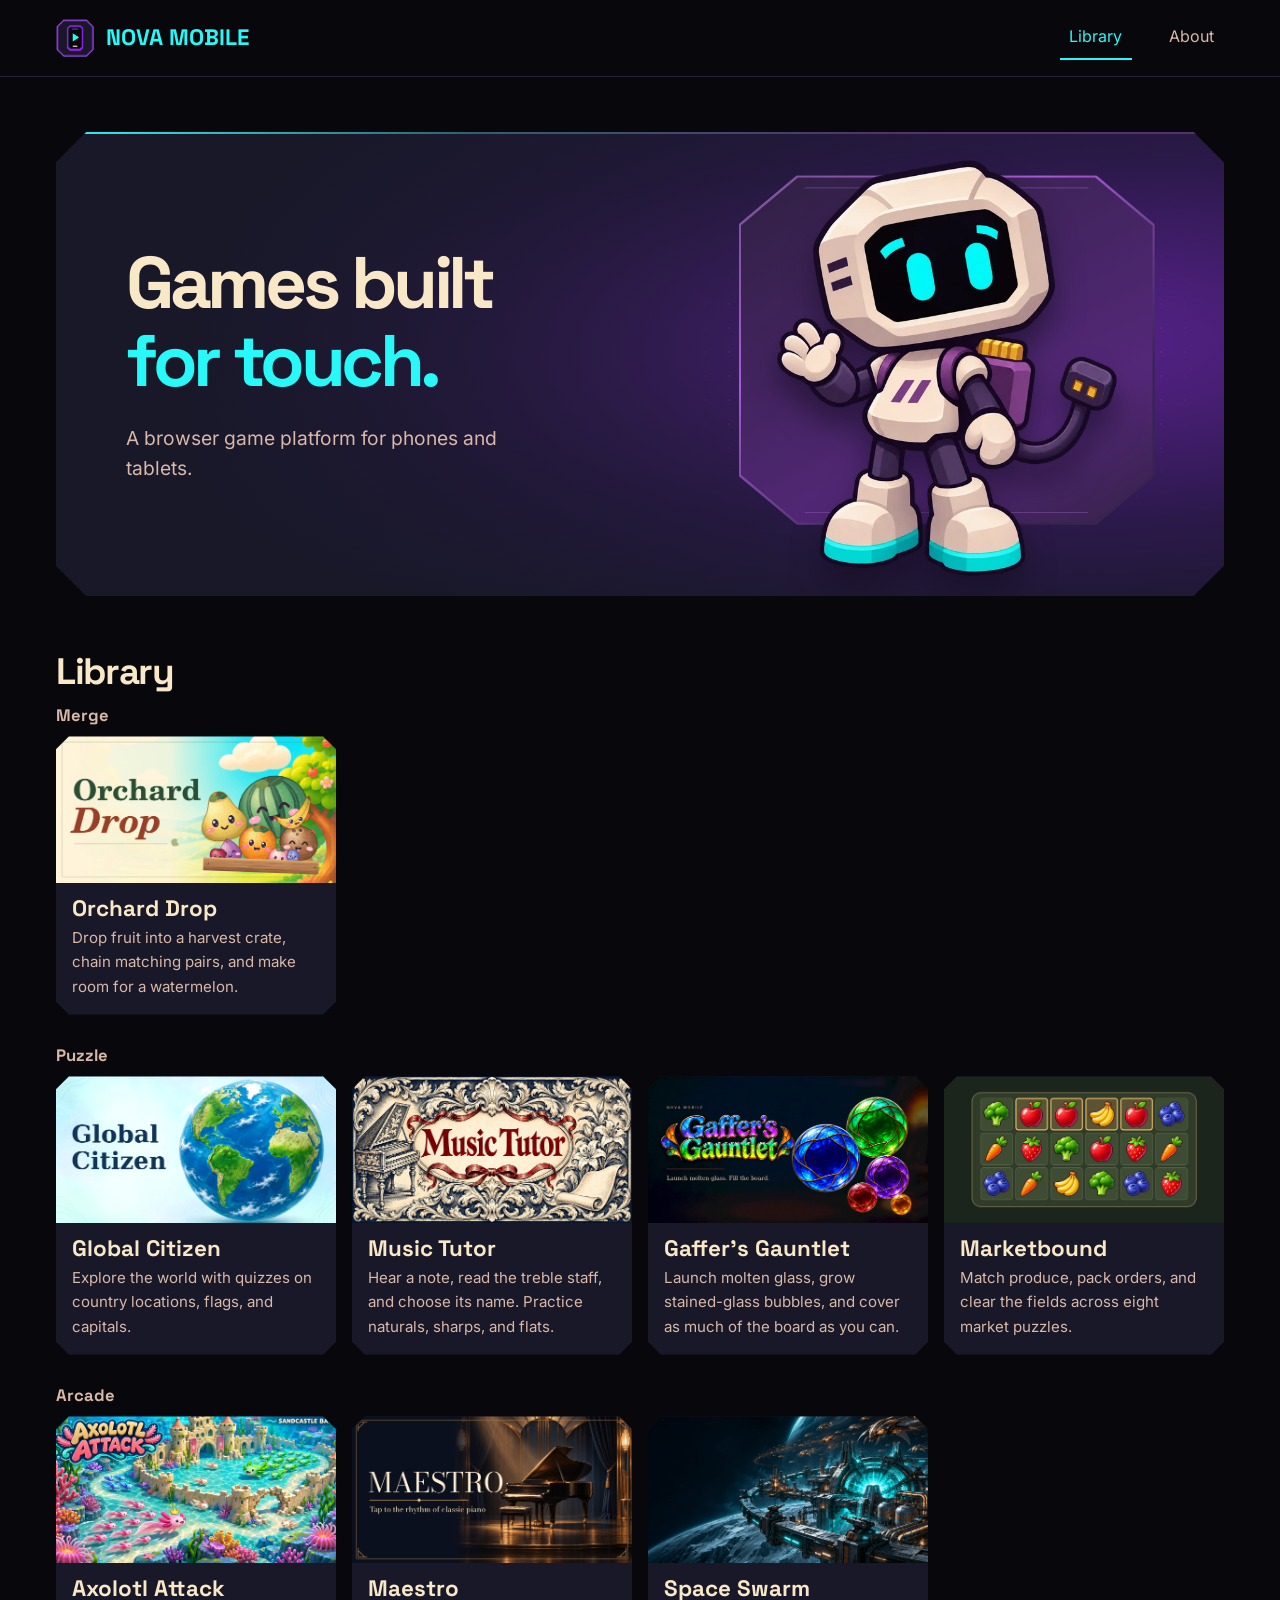
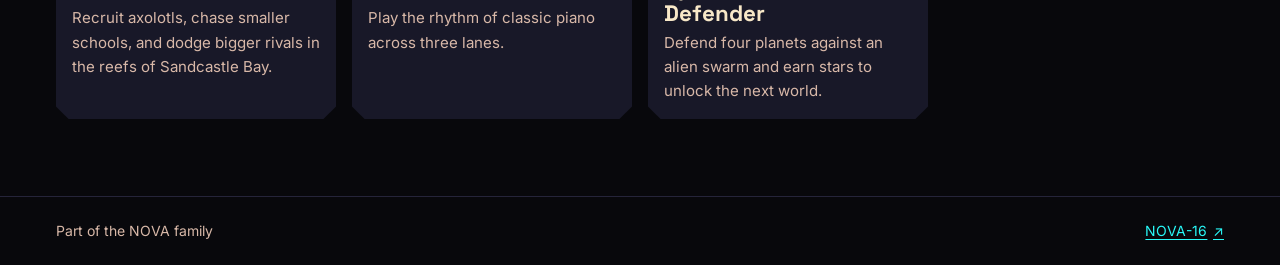
<file: index.html>
<!doctype html>
<html lang="en">
<head>
  <meta charset="utf-8">
  <meta name="viewport" content="width=device-width, initial-scale=1, viewport-fit=cover">
  <meta name="theme-color" content="#08080c">
  <meta name="description" content="NOVA Mobile is a browser game platform for phones and tablets. Browse the Library for touch-first games.">
  <title>Library | NOVA Mobile</title>
  <link rel="icon" href="./site-assets/favicon.png" type="image/png" sizes="32x32">
  <link rel="stylesheet" href="./style.css">
</head>
<body>
  <a class="skip-link" href="#main">Skip to content</a>
  <header class="site-header">
    <div class="shell header-inner">
      <a class="wordmark" href="./" aria-label="NOVA Mobile home">
        <img src="./site-assets/phone-mark.png" width="38" height="38" alt="">
        NOVA MOBILE
      </a>
      <nav class="site-nav" aria-label="Main navigation">
        <a href="./" aria-current="page">Library</a>
        <a href="./about/">About</a>
      </nav>
    </div>
  </header>

  <main id="main" tabindex="-1" class="shell page-content">
    <section class="hero library-hero" aria-labelledby="welcome">
      <div class="hero-copy">
        <h1 id="welcome">Games built<br><span>for touch.</span></h1>
        <p>A browser game platform for phones and tablets.</p>
      </div>
      <div class="hero-art">
        <div class="art-frame" aria-hidden="true"></div>
        <img class="bit" src="./site-assets/bit.webp" width="540" height="660" alt="Bit, NOVA Mobile’s robot mascot, waving hello">
      </div>
    </section>

    <section class="catalog" aria-labelledby="library">
      <h2 id="library">Library</h2>
      <div id="catalog-shelves" hidden></div>
      <div class="empty-state" id="catalog-state" role="status">
        <div class="catalog-icon" aria-hidden="true">
          <span></span><span></span><span></span><span></span>
        </div>
        <div>
          <h3 id="catalog-status">Loading games…</h3>
          <p id="catalog-detail"></p>
        </div>
      </div>
    </section>
  </main>

  <footer class="site-footer">
    <div class="shell footer-inner">
      <span>Part of the NOVA family</span>
      <a href="https://orlando008.github.io/fanstasy-console/">NOVA-16 <span aria-hidden="true">↗</span></a>
    </div>
  </footer>
  <script type="module" src="./src/library.mjs"></script>
</body>
</html>
</file>
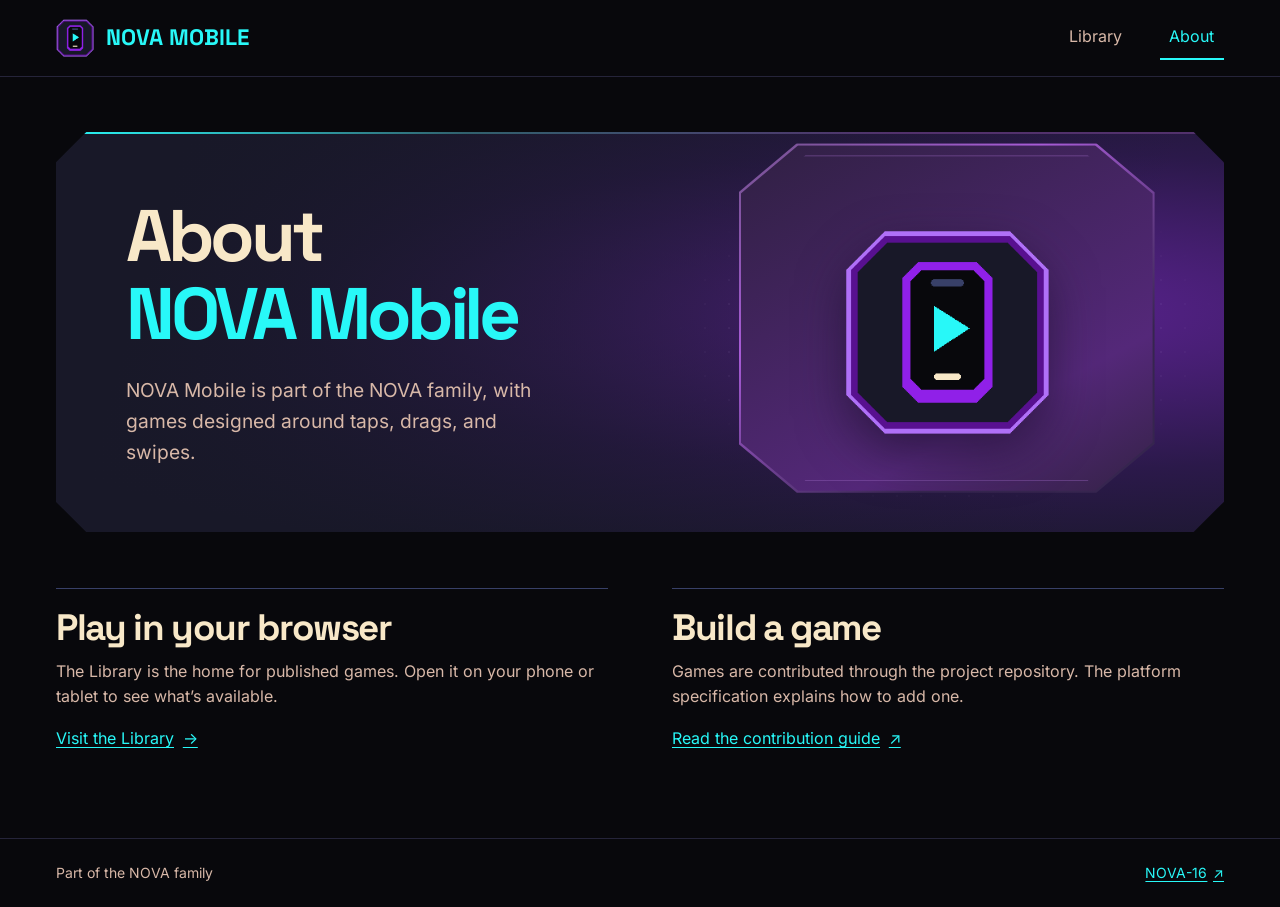
<file: about/index.html>
<!doctype html>
<html lang="en">
<head>
  <meta charset="utf-8">
  <meta name="viewport" content="width=device-width, initial-scale=1, viewport-fit=cover">
  <meta name="theme-color" content="#08080c">
  <meta name="description" content="Learn about NOVA Mobile, the touch-first browser game platform in the NOVA family.">
  <title>About | NOVA Mobile</title>
  <link rel="icon" href="../site-assets/favicon.png" type="image/png" sizes="32x32">
  <link rel="stylesheet" href="../style.css">
</head>
<body>
  <a class="skip-link" href="#main">Skip to content</a>
  <header class="site-header">
    <div class="shell header-inner">
      <a class="wordmark" href="../" aria-label="NOVA Mobile home">
        <img src="../site-assets/phone-mark.png" width="38" height="38" alt="">
        NOVA MOBILE
      </a>
      <nav class="site-nav" aria-label="Main navigation">
        <a href="../">Library</a>
        <a href="./" aria-current="page">About</a>
      </nav>
    </div>
  </header>

  <main id="main" tabindex="-1" class="shell page-content">
    <section class="hero about-hero" aria-labelledby="about">
      <div class="hero-copy">
        <h1 id="about">About<br><span>NOVA Mobile</span></h1>
        <p>NOVA Mobile is part of the NOVA family, with games designed around taps, drags, and swipes.</p>
      </div>
      <div class="hero-art" aria-hidden="true">
        <div class="art-frame"></div>
        <img class="platform-mark" src="../site-assets/phone-mark.png" width="256" height="256" alt="">
      </div>
    </section>

    <div class="about-details">
      <section aria-labelledby="play">
        <h2 id="play">Play in your browser</h2>
        <p>The Library is the home for published games. Open it on your phone or tablet to see what’s available.</p>
        <a class="text-link" href="../">Visit the Library <span aria-hidden="true">→</span></a>
      </section>
      <section aria-labelledby="build">
        <h2 id="build">Build a game</h2>
        <p>Games are contributed through the project repository. The platform specification explains how to add one.</p>
        <a class="text-link" href="https://github.com/orlando008/nova-mobile/blob/main/docs/SPEC.md#131-adding-a-game">Read the contribution guide <span aria-hidden="true">↗</span></a>
      </section>
    </div>
  </main>

  <footer class="site-footer">
    <div class="shell footer-inner">
      <span>Part of the NOVA family</span>
      <a href="https://orlando008.github.io/fanstasy-console/">NOVA-16 <span aria-hidden="true">↗</span></a>
    </div>
  </footer>
</body>
</html>
</file>
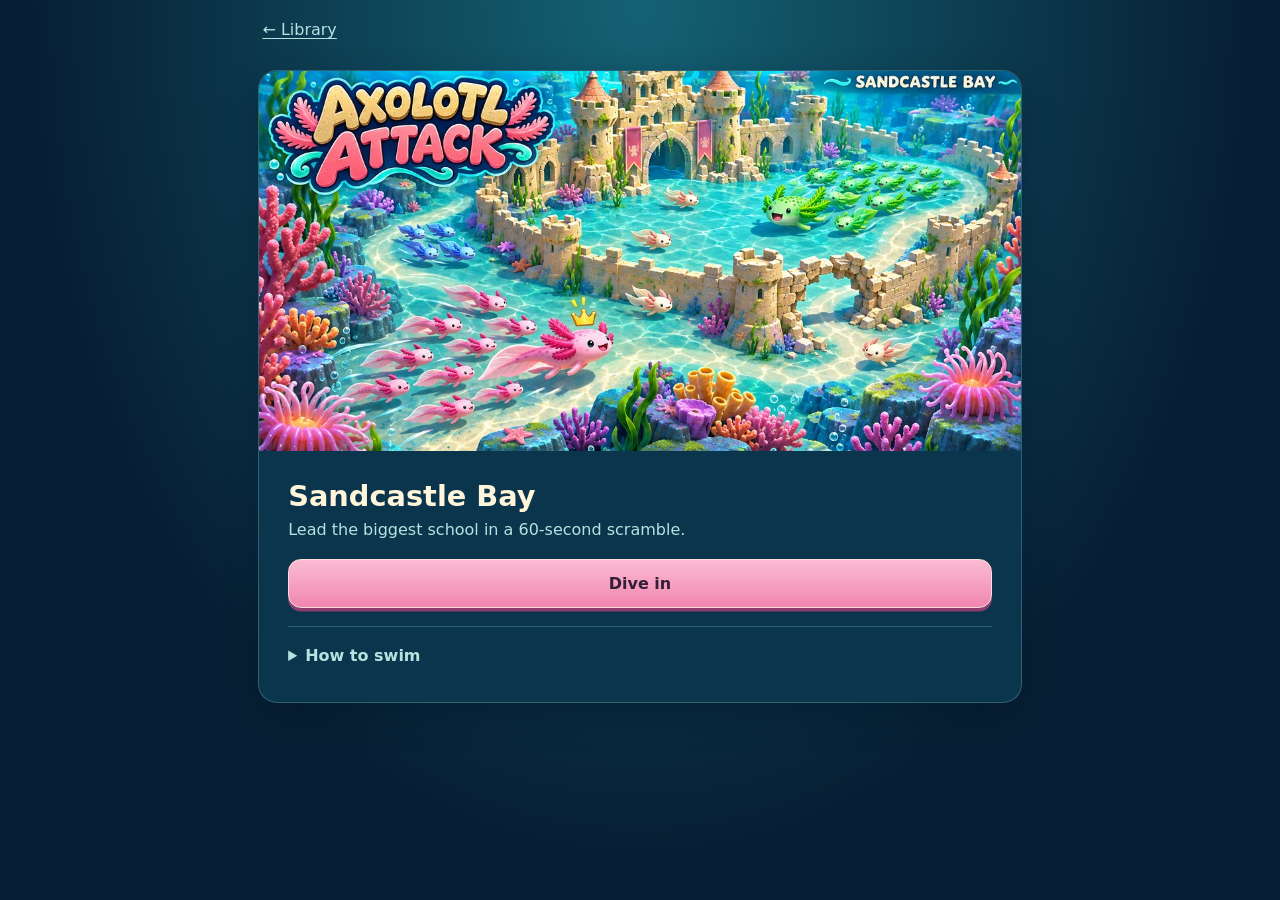
<file: play/axolotl-attack/index.html>
<!doctype html>
<html lang="en">
<head>
  <meta charset="utf-8">
  <meta name="viewport" content="width=device-width, initial-scale=1, viewport-fit=cover">
  <meta name="theme-color" content="#092c43">
  <meta name="description" content="Recruit axolotls, chase smaller schools, and dodge bigger rivals in the reefs of Sandcastle Bay.">
  <meta property="og:title" content="Axolotl Attack">
  <meta property="og:description" content="Recruit axolotls, chase smaller schools, and dodge bigger rivals in the reefs of Sandcastle Bay.">
  <meta property="og:image" content="../../carts/axolotl-attack/assets/poster.png">
  <title>Axolotl Attack</title>
  <link rel="icon" href="../../carts/axolotl-attack/assets/icon.png" type="image/png">
  <link rel="stylesheet" href="./bay.css">
</head>
<body data-cart="axolotl-attack">
  <main>
    <header class="topbar">
      <a href="../../">← Library</a>
      <span id="location" hidden>Sandcastle Bay</span>
      <button type="button" id="menu" hidden>Pause</button>
    </header>

    <section id="intro" aria-labelledby="title">
      <h1 class="sr-only" id="title">Axolotl Attack</h1>
      <img class="cover" src="../../carts/axolotl-attack/assets/cover.webp" alt="The Axolotl Attack logo above three schools swimming through Sandcastle Bay">
      <div class="briefing">
        <div class="intro-text">
          <div>
            <h2>Sandcastle Bay</h2>
            <p>Lead the biggest school in a 60-second scramble.</p>
          </div>
          <p id="record-value" class="best" hidden></p>
        </div>
        <div class="actions">
          <button type="button" class="primary" id="play">Dive in</button>
          <button type="button" class="primary" id="dive-again" hidden>Dive in</button>
        </div>
        <details>
          <summary>How to swim</summary>
          <ul>
            <li>Drag on the swim pad below the reef to steer your pink leader. Release to stop.</li>
            <li>Swim close to solo axolotls to recruit them. Catch members of smaller schools to win them over.</li>
            <li>Keep clear of larger schools. Use the reef grooves and the gap in the castle wall to get away.</li>
            <li>If you fall well behind, Catch-up Boost helps you swim faster and recruit solo axolotls from farther away.</li>
          </ul>
        </details>
      </div>
    </section>

    <section id="board" aria-label="Sandcastle Bay match" hidden>
      <div class="hud">
        <div><span>Your school</span><strong class="pink" data-cart-field="school">1</strong></div>
        <div><span>Time left</span><strong id="timer" data-cart-field="time">1:00</strong></div>
        <div><span>Place</span><strong data-cart-field="rank">#1</strong></div>
      </div>
      <div class="arena">
        <canvas id="surface" data-cart-events aria-label="Sandcastle Bay" aria-describedby="swim-tip"></canvas>
        <div id="markers" aria-hidden="true"></div>
      </div>
      <ul class="standings" id="schools" aria-label="School sizes"></ul>
      <div id="swim-pad" data-cart-input role="group" aria-label="Swim pad">
        <div class="stick" aria-hidden="true"><span id="stick-thumb"></span></div>
        <span id="catch-up" role="status"></span>
        <span id="swim-tip">Drag to swim</span>
      </div>
    </section>
    <p id="feedback" role="status"></p>
  </main>

  <dialog id="pause-menu" aria-labelledby="pause-title">
    <h2 id="pause-title">Taking a breather</h2>
    <div class="actions">
      <button type="button" class="primary" id="resume">Resume</button>
      <button type="button" data-restart>New match</button>
      <button type="button" data-home>Back to title</button>
    </div>
    <label class="setting">Sound effects <input type="checkbox" id="sound" checked></label>
    <details id="controls" hidden>
      <summary>Replay tools</summary>
      <div class="actions">
        <button type="button" id="record" disabled>Record</button>
        <button type="button" id="replay" disabled>Replay</button>
        <button type="button" id="live" data-reset disabled>Return to live play</button>
      </div>
    </details>
  </dialog>

  <dialog id="result" aria-labelledby="result-title">
    <h2 id="result-title"></h2>
    <p id="result-detail"></p>
    <ol class="results" id="results"></ol>
    <div class="actions">
      <button type="button" class="primary" data-restart>Play again</button>
      <button type="button" data-home>Back to title</button>
    </div>
  </dialog>
  <div id="safe-area" aria-hidden="true"></div>
  <script type="module" src="./bay.mjs"></script>
</body>
</html>
</file>
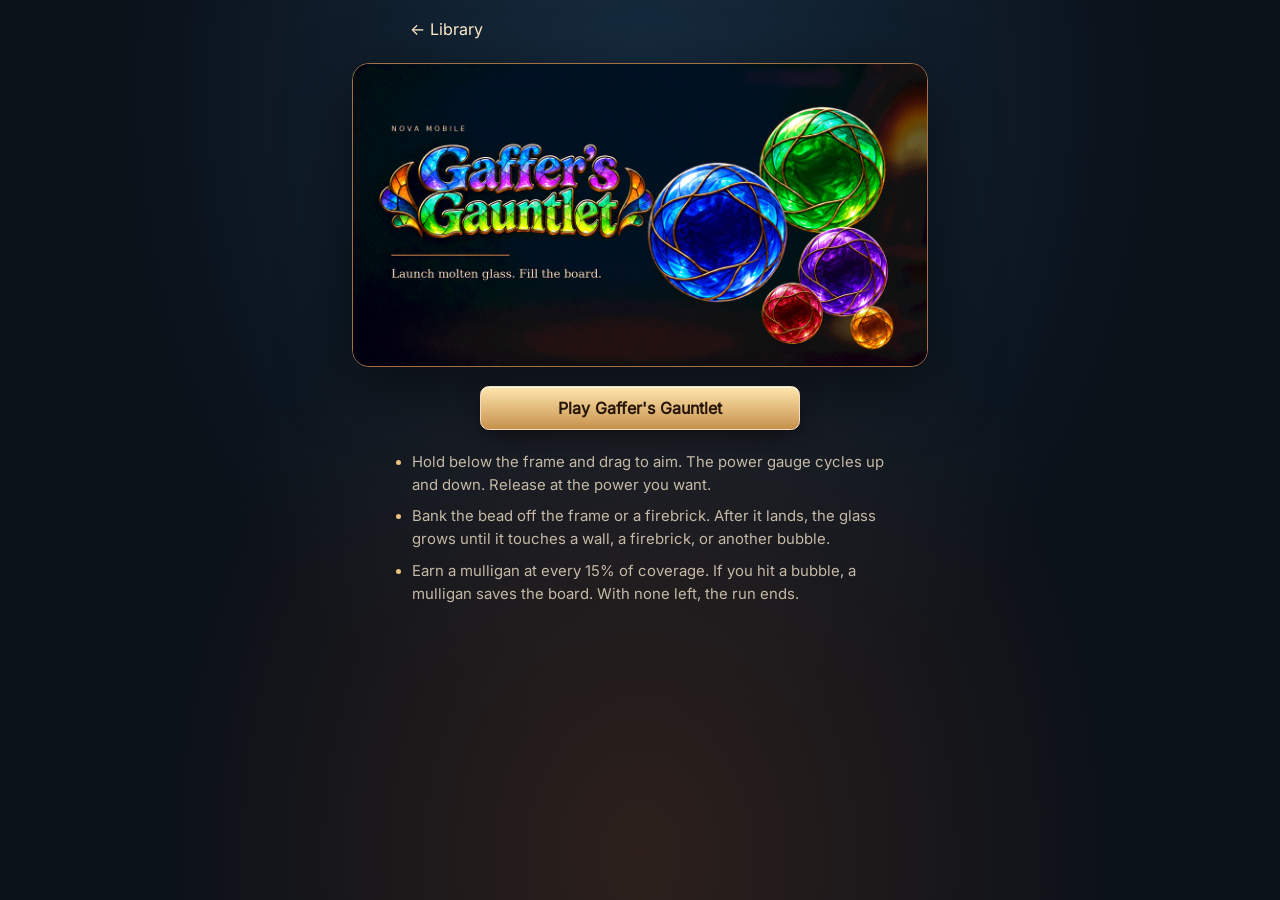
<file: play/bubble-mania/index.html>
<!doctype html>
<html lang="en">
<head>
  <meta charset="utf-8">
  <meta name="viewport" content="width=device-width, initial-scale=1, viewport-fit=cover">
  <meta name="theme-color" content="#0c131a">
  <meta name="description" content="Launch molten glass, grow stained-glass bubbles, and cover as much of the board as you can.">
  <meta property="og:title" content="Gaffer's Gauntlet">
  <meta property="og:description" content="Launch molten glass, grow stained-glass bubbles, and cover as much of the board as you can.">
  <meta property="og:image" content="../../carts/bubble-mania/assets/poster.png">
  <title>Gaffer's Gauntlet</title>
  <link rel="icon" href="../../carts/bubble-mania/assets/icon.png" sizes="512x512" type="image/png">
  <link rel="stylesheet" href="./workshop.css?v=6">
</head>
<body data-cart="bubble-mania">
  <main>
    <header class="topbar">
      <a href="../../">&#8592; Library</a>
      <button type="button" id="menu" hidden>Menu</button>
    </header>
    <section id="intro" aria-labelledby="title">
      <h1 class="sr-only" id="title">Gaffer's Gauntlet</h1>
      <img class="poster" src="../../carts/bubble-mania/assets/poster.png" width="1200" height="630" alt="">
      <p class="challenge-intro" id="challenge-intro" hidden></p>
      <button class="primary" type="button" id="play">Play Gaffer's Gauntlet</button>
      <ul class="instructions">
        <li>Hold below the frame and drag to aim. The power gauge cycles up and down. Release at the power you want.</li>
        <li>Bank the bead off the frame or a firebrick. After it lands, the glass grows until it touches a wall, a firebrick, or another bubble.</li>
        <li>Earn a mulligan at every 15% of coverage. If you hit a bubble, a mulligan saves the board. With none left, the run ends.</li>
      </ul>
    </section>
    <section id="board" aria-label="Gaffer's Gauntlet game" hidden>
      <div class="scorecard">
        <div class="score"><span>Coverage</span><strong data-cart-field="coverage">0.0%</strong></div>
        <div class="mulligans"><span>Mulligans</span><strong data-cart-field="mulligans">0</strong></div>
        <div class="target" id="target" hidden><span>To beat</span><strong id="target-score"></strong></div>
        <div class="best"><span>Best</span><strong id="best">0.0%</strong></div>
      </div>
      <div class="surface-frame" id="surface-frame">
        <canvas id="surface" data-cart-events aria-label="Stained-glass playfield and launcher" aria-describedby="controls-hint cart-status"></canvas>
        <div class="radius-layer" id="radius-layer" aria-hidden="true"></div>
        <div class="shot-preview" id="shot-preview" aria-hidden="true" hidden></div>
        <div class="blowpipe" id="blowpipe" aria-hidden="true">
          <div class="stand"></div>
          <div class="shaft"><div class="mouth"></div></div>
          <div class="hinge"></div>
        </div>
        <div class="power" id="power" role="meter" aria-label="Power" aria-valuemin="0" aria-valuemax="100" aria-valuenow="0">
          <div class="power-window"><div class="power-fill"></div></div>
          <span aria-hidden="true">Power</span>
        </div>
        <div class="mulligan-flash" id="mulligan-flash" aria-hidden="true" hidden>
          <strong id="mulligan-flash-message"></strong>
        </div>
      </div>
      <p id="controls-hint">Hold and drag below the frame. Release to fire.</p>
      <p id="cart-status" class="sr-only" role="status"></p>
    </section>
    <p id="feedback" role="status"></p>
  </main>

  <dialog id="pause-menu" aria-labelledby="pause-title">
    <h2 id="pause-title">Workshop</h2>
    <div class="actions">
      <button type="button" class="primary" id="resume">Resume</button>
      <button type="button" id="share-board">Share board</button>
      <button type="button" data-new>New board</button>
      <label class="setting">Easy Mode (shot preview) <input type="checkbox" id="easy-mode"></label>
      <label class="setting">Sound effects <input type="checkbox" id="sound" checked></label>
    </div>
    <details id="controls" hidden>
      <summary>Replay tools</summary>
      <div class="actions">
        <button type="button" id="record" disabled>Record</button>
        <button type="button" id="replay" disabled>Replay</button>
        <button type="button" id="live" data-reset disabled>Return to live play</button>
      </div>
    </details>
  </dialog>
  <dialog id="result" aria-labelledby="result-title">
    <h2 id="result-title">Glass shattered</h2>
    <p id="result-detail"></p>
    <div class="actions">
      <button type="button" class="primary" id="retry">Retry board</button>
      <button type="button" id="share-result">Share challenge</button>
      <button type="button" data-new>New board</button>
    </div>
  </dialog>
  <dialog id="share" aria-labelledby="share-title">
    <h2 id="share-title">Share board</h2>
    <p id="share-detail"></p>
    <label class="sr-only" for="share-link">Share link</label>
    <input id="share-link" type="url" readonly>
    <div class="actions">
      <button class="primary" type="button" id="copy-link">Copy link</button>
      <button type="button" id="share-native" hidden>Share via…</button>
      <form method="dialog"><button type="submit">Back</button></form>
    </div>
    <p id="share-status" role="status"></p>
  </dialog>
  <div id="safe-area" aria-hidden="true"></div>
  <script type="module" src="./workshop.mjs?v=6"></script>
</body>
</html>
</file>
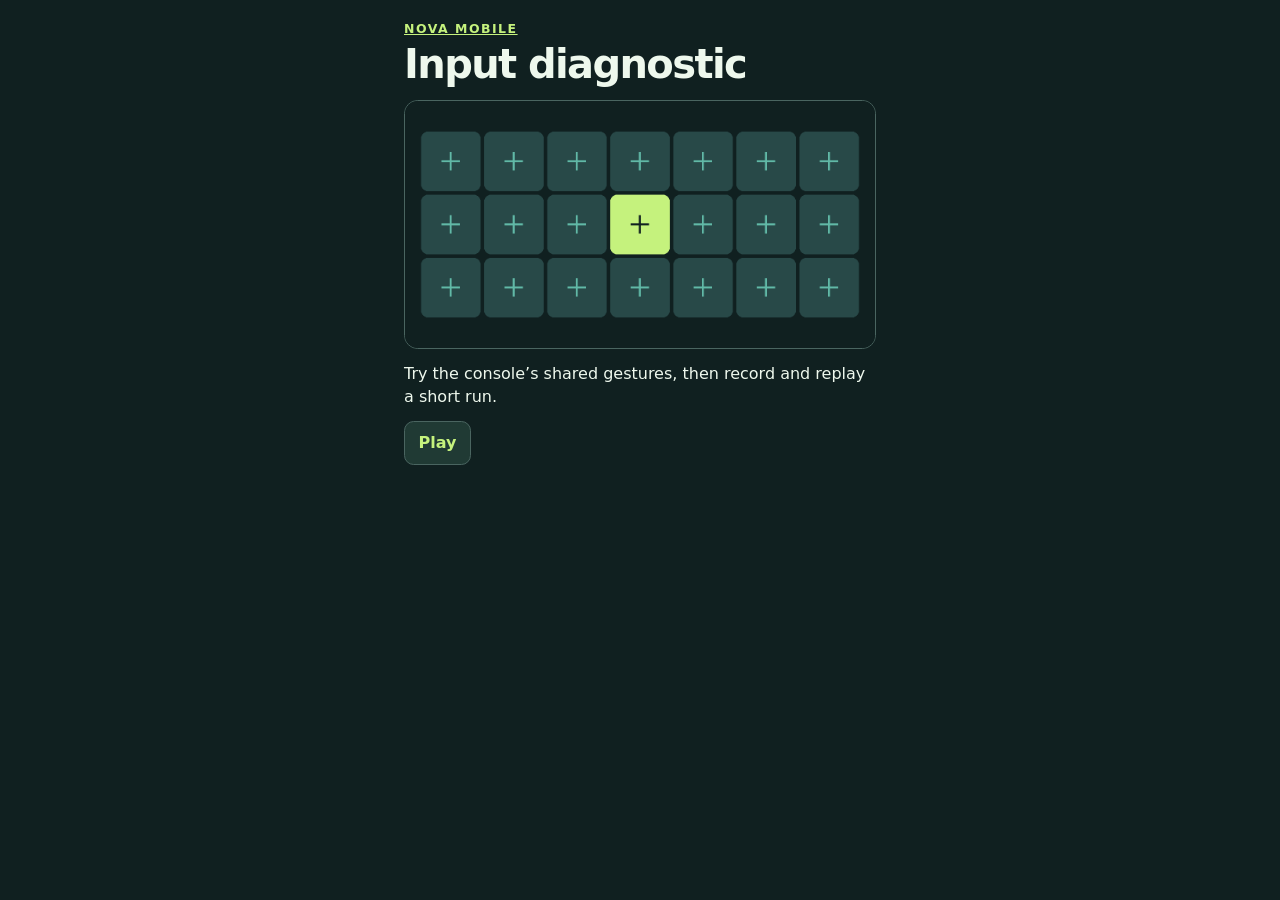
<file: play/diag/index.html>
<!doctype html>
<html lang="en">
<head>
  <meta charset="utf-8">
  <meta name="viewport" content="width=device-width, initial-scale=1, viewport-fit=cover">
  <meta name="description" content="Test shared gestures, touch targets, and deterministic replay on your device.">
  <meta property="og:title" content="NOVA Mobile Input Diagnostic">
  <meta property="og:description" content="Test shared gestures, touch targets, and deterministic replay on your device.">
  <meta property="og:image" content="../../carts/diag/assets/poster.png">
  <meta name="theme-color" content="#102020">
  <title>NOVA Mobile Input Diagnostic</title>
  <link rel="icon" href="../../carts/diag/assets/icon.png">
  <link rel="stylesheet" href="./diagnostic.css">
</head>
<body data-cart="diag">
  <main>
    <header>
      <a href="../../">NOVA MOBILE</a>
      <h1>Input diagnostic</h1>
    </header>
    <section id="intro">
      <img src="../../carts/diag/assets/poster.png" alt="" width="1200" height="630">
      <p>Try the console’s shared gestures, then record and replay a short run.</p>
      <button type="button" id="play">Play</button>
    </section>
    <section id="board" hidden>
      <canvas id="surface" aria-label="Touch diagnostic grid with 88-point targets"
        aria-describedby="controls-guide"></canvas>
      <div class="readout">
        <strong id="gesture">Ready</strong>
        <p id="interaction"></p>
        <p id="controls-guide">Tap the cyan plus. Drag the crate to the other slot.</p>
        <p id="screen"></p>
        <p id="insets"></p>
      </div>
    </section>
    <div id="controls" class="controls" hidden>
      <button type="button" id="record" disabled>Record</button>
      <button type="button" id="replay" disabled>Replay</button>
      <button type="button" id="live" disabled>Live</button>
    </div>
    <p id="feedback" role="status"></p>
  </main>
  <div id="safe-area" aria-hidden="true"></div>
  <script type="module" src="../../src/player.mjs"></script>
</body>
</html>
</file>
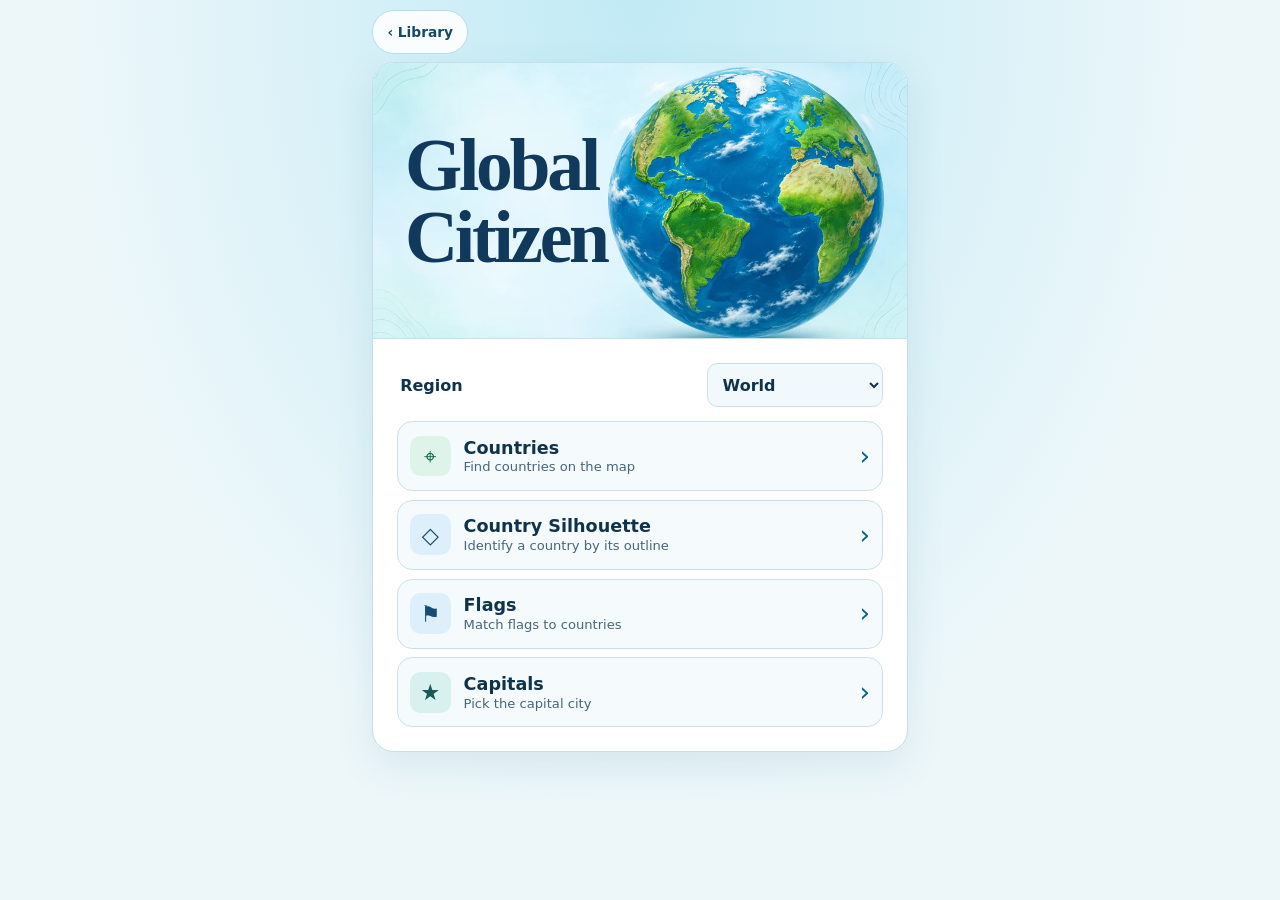
<file: play/global-citizen/index.html>
<!doctype html>
<html lang="en">
<head>
  <meta charset="utf-8">
  <meta name="viewport" content="width=device-width, initial-scale=1, viewport-fit=cover">
  <meta name="theme-color" content="#dff4f9">
  <meta name="description" content="Explore the world with quizzes on country locations, flags, and capitals.">
  <meta property="og:title" content="Global Citizen">
  <meta property="og:description" content="Explore the world with quizzes on country locations, flags, and capitals.">
  <meta property="og:image" content="../../carts/global-citizen/assets/poster.png">
  <title>Global Citizen</title>
  <link rel="icon" href="../../carts/global-citizen/assets/icon.png">
  <link rel="stylesheet" href="./style.css?v=3">
</head>
<body>
  <div class="atlas">
    <header class="topbar">
      <a class="library" href="../../">‹ Library</a>
      <button class="back" type="button" id="menu-button" hidden>‹ Quiz menu</button>
    </header>
    <main>
      <section id="menu" aria-labelledby="title">
        <div class="hero">
          <h1 id="title" tabindex="-1">Global<br>Citizen</h1>
        </div>
        <div class="menu-content">
          <label class="region">Region
            <select id="region">
              <option>World</option>
              <option>Africa</option>
              <option>Asia</option>
              <option>Europe</option>
              <option>North America</option>
              <option>South America</option>
              <option>Oceania</option>
            </select>
          </label>
          <div class="mode-list" aria-label="Quiz modes">
            <button class="mode" type="button" data-mode="countries">
              <span class="mode-icon location" aria-hidden="true">⌖</span>
              <span><strong>Countries</strong><small>Find countries on the map</small></span>
              <span class="chevron" aria-hidden="true">›</span>
            </button>
            <button class="mode" type="button" data-mode="silhouette">
              <span class="mode-icon" aria-hidden="true">◇</span>
              <span><strong>Country Silhouette</strong><small>Identify a country by its outline</small></span>
              <span class="chevron" aria-hidden="true">›</span>
            </button>
            <button class="mode" type="button" data-mode="flags">
              <span class="mode-icon flag" aria-hidden="true">⚑</span>
              <span><strong>Flags</strong><small>Match flags to countries</small></span>
              <span class="chevron" aria-hidden="true">›</span>
            </button>
            <button class="mode" type="button" data-mode="capitals">
              <span class="mode-icon capital" aria-hidden="true">★</span>
              <span><strong>Capitals</strong><small>Pick the capital city</small></span>
              <span class="chevron" aria-hidden="true">›</span>
            </button>
          </div>
        </div>
      </section>
      <section id="quiz" class="panel" aria-labelledby="mode-title" hidden>
        <div class="quiz-header">
          <h1 id="mode-title"></h1>
          <span id="quiz-region"></span>
        </div>
        <div class="round-progress">
          <progress id="progress" aria-label="Round progress"></progress>
          <span id="count"></span>
        </div>
        <h2 id="prompt" tabindex="-1"></h2>
        <div id="map-question" hidden>
          <div class="map-shell">
            <svg id="map" xmlns="http://www.w3.org/2000/svg" role="group" aria-label="Country map"></svg>
            <svg id="silhouette" role="img" aria-label="Country outline to identify" hidden><path></path></svg>
            <div id="map-controls" class="map-controls" role="group" aria-label="Map controls" hidden>
              <button id="zoom-in" type="button" aria-label="Zoom in">+</button>
              <button id="zoom-out" type="button" aria-label="Zoom out">−</button>
              <button id="reset-map" type="button" aria-label="Reset map view">⟲</button>
            </div>
            <p id="map-loading" role="status" hidden>Loading map…</p>
          </div>
          <p id="map-hint" class="map-hint">Drag to move the map. Pinch or use + and − to zoom.</p>
        </div>
        <div id="flag-question" class="flag-panel" hidden>
          <div class="flag-art" id="flag" role="img" aria-label="Flag to identify" tabindex="-1"></div>
        </div>
        <div id="answers" class="answers" aria-label="Answer choices" hidden></div>
        <p id="feedback" class="feedback" role="status"></p>
        <button id="retry-map" class="primary" type="button" hidden>Retry</button>
        <button id="next" class="primary" type="button" hidden>Next question</button>
      </section>
      <section id="results" class="panel results" aria-labelledby="results-title" hidden>
        <div class="result-icon" aria-hidden="true">✓</div>
        <h1 id="results-title" tabindex="-1">Quiz complete</h1>
        <p id="result-score"></p>
        <p id="result-round"></p>
        <button id="again" class="primary" type="button">Play again</button>
        <button id="back" class="secondary" type="button">Choose a quiz</button>
      </section>
    </main>
  </div>
  <script type="module" src="./game.mjs?v=7"></script>
</body>
</html>
</file>
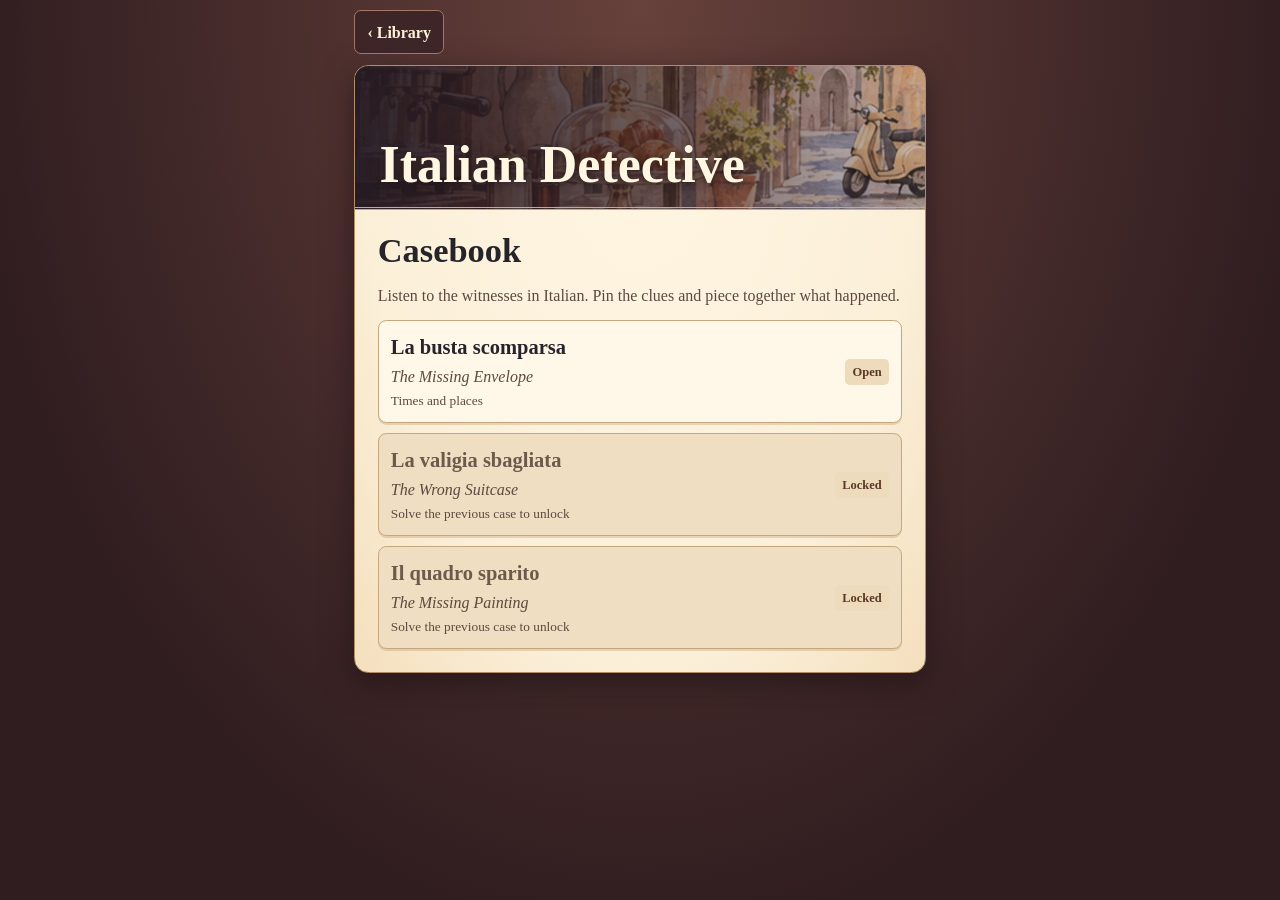
<file: play/italian-detective/index.html>
<!doctype html>
<html lang="en">
<head>
  <meta charset="utf-8">
  <meta name="viewport" content="width=device-width, initial-scale=1, viewport-fit=cover">
  <meta name="theme-color" content="#301d20">
  <meta name="description" content="Listen to witnesses in Italian, pin the clues, and solve three illustrated mysteries.">
  <meta property="og:title" content="Italian Detective">
  <meta property="og:description" content="Listen to witnesses in Italian, pin the clues, and solve three illustrated mysteries.">
  <meta property="og:image" content="../../carts/italian-detective/assets/poster.png">
  <title>Italian Detective</title>
  <link rel="icon" href="../../carts/italian-detective/assets/icon.png" sizes="512x512" type="image/png">
  <link rel="stylesheet" href="./italian-detective.css">
</head>
<body>
  <main class="folio">
    <header class="topbar">
      <a href="../../" class="utility">‹ Library</a>
      <button type="button" class="utility" id="casebook-back" hidden>‹ Casebook</button>
    </header>
    <div class="sheet">
      <header class="masthead"><h1>Italian Detective</h1></header>
      <div id="game"></div>
      <p id="save-notice" class="save-notice" role="status" hidden>Case progress could not be saved on this device.</p>
      <p id="audio-notice" class="sr-only" role="status"></p>
    </div>
    <noscript>Enable JavaScript to play Italian Detective.</noscript>
  </main>
  <script type="module" src="./italian-detective.mjs"></script>
</body>
</html>
</file>
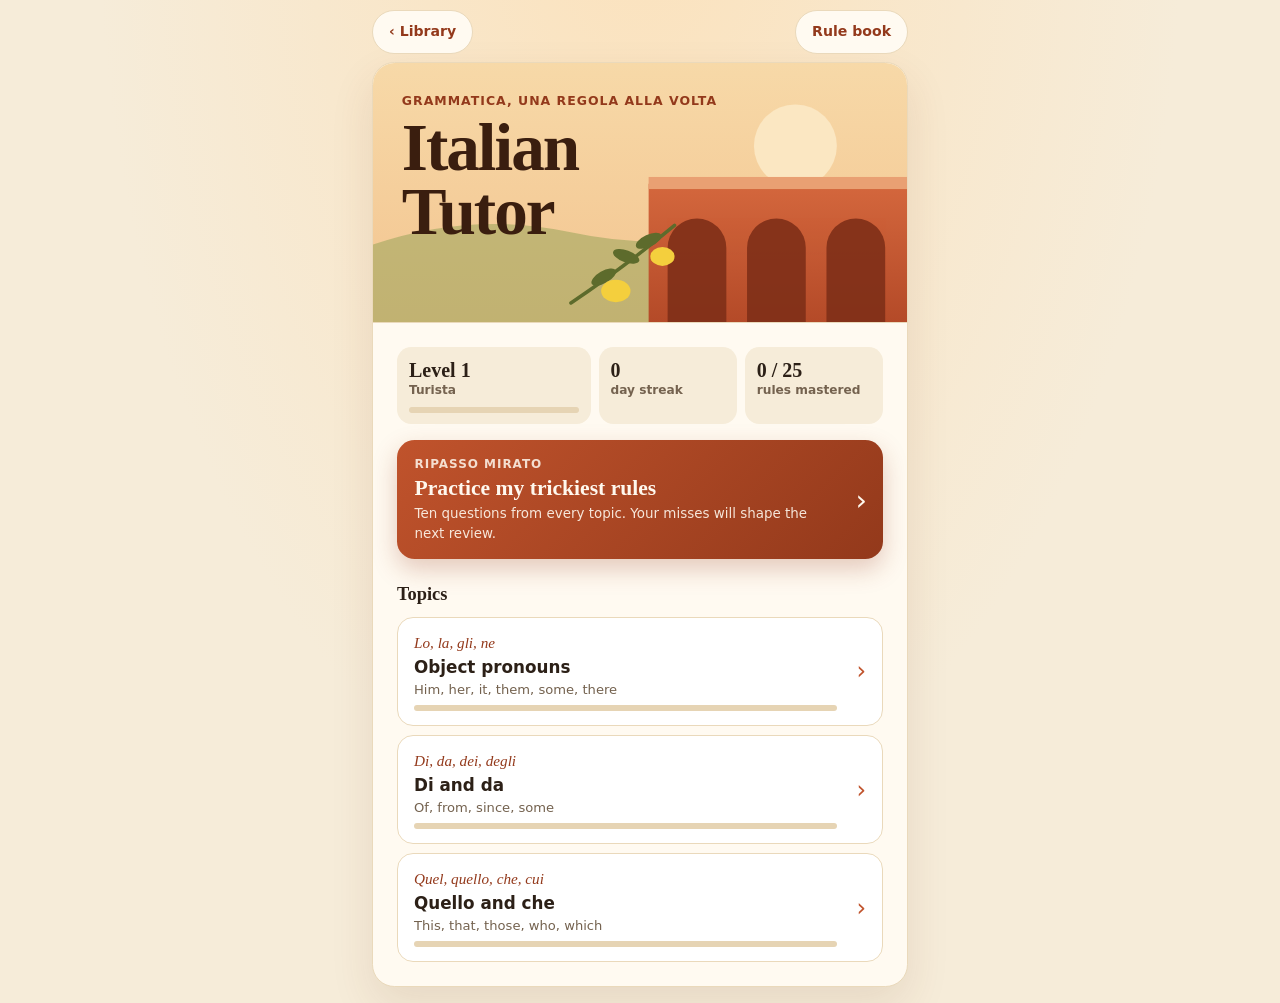
<file: play/italian-tutor/index.html>
<!doctype html>
<html lang="en">
<head>
  <meta charset="utf-8">
  <meta name="viewport" content="width=device-width, initial-scale=1, viewport-fit=cover">
  <meta name="theme-color" content="#f6ecd9">
  <meta name="description" content="Drill the Italian grammar that trips you up: object pronouns, di and da, quello and che. Your trickiest rules come back until they stick.">
  <meta property="og:title" content="Italian Tutor">
  <meta property="og:description" content="Drill the Italian grammar that trips you up: object pronouns, di and da, quello and che. Your trickiest rules come back until they stick.">
  <meta property="og:image" content="../../carts/italian-tutor/assets/poster.png">
  <title>Italian Tutor</title>
  <link rel="icon" href="../../carts/italian-tutor/assets/icon.png" sizes="512x512" type="image/png">
  <link rel="stylesheet" href="./italian-tutor.css?v=1">
</head>
<body>
  <div class="page">
    <header class="topbar">
      <a class="pill" href="../../">‹ Library</a>
      <button class="pill" type="button" id="home-button" hidden>‹ Home</button>
      <button class="pill" type="button" id="rules-button">Rule book</button>
    </header>

    <main class="card">
      <section id="home" aria-labelledby="title">
        <div class="hero">
          <svg class="hero-art" viewBox="0 0 640 300" aria-hidden="true" preserveAspectRatio="xMidYMid slice">
            <defs>
              <linearGradient id="sky" x1="0" y1="0" x2="0" y2="1">
                <stop offset="0" stop-color="#f7d9a8"/>
                <stop offset="1" stop-color="#f3c48f"/>
              </linearGradient>
              <linearGradient id="wall" x1="0" y1="0" x2="0" y2="1">
                <stop offset="0" stop-color="#d4673d"/>
                <stop offset="1" stop-color="#b44a28"/>
              </linearGradient>
            </defs>
            <rect width="640" height="300" fill="url(#sky)"/>
            <circle cx="500" cy="96" r="48" fill="#fbe7c2"/>
            <path d="M0 214 Q120 170 240 196 T480 186 T640 180 V300 H0Z" fill="#9aa45a" opacity=".55"/>
            <path d="M330 300 V140 h310 V300Z" fill="url(#wall)"/>
            <g fill="#7f2f18" opacity=".9">
              <path d="M352 300 V214 a34 34 0 0 1 68 0 V300Z"/>
              <path d="M444 300 V214 a34 34 0 0 1 68 0 V300Z"/>
              <path d="M536 300 V214 a34 34 0 0 1 68 0 V300Z"/>
            </g>
            <rect x="330" y="132" width="310" height="14" fill="#e9a073"/>
            <g transform="translate(200 128)">
            <g fill="#5d6b2c">
              <ellipse cx="78" cy="120" rx="16" ry="7" transform="rotate(-30 78 120)"/>
              <ellipse cx="104" cy="96" rx="16" ry="7" transform="rotate(20 104 96)"/>
              <ellipse cx="130" cy="78" rx="16" ry="7" transform="rotate(-25 130 78)"/>
            </g>
            <path d="M40 150 Q100 110 160 60" stroke="#5d6b2c" stroke-width="4" fill="none" stroke-linecap="round"/>
            <ellipse cx="92" cy="136" rx="17" ry="13" fill="#f4cf3d"/>
            <ellipse cx="146" cy="96" rx="14" ry="11" fill="#f4cf3d"/>
            </g>
          </svg>
          <div class="hero-copy">
            <p class="eyebrow">Grammatica, una regola alla volta</p>
            <h1 id="title" tabindex="-1">Italian<br>Tutor</h1>
          </div>
        </div>

        <div class="home-body">
          <div class="stats" aria-label="Your progress">
            <div class="stat">
              <strong id="stat-level"></strong>
              <span id="stat-rank"></span>
              <div class="meter" aria-hidden="true"><span id="stat-meter"></span></div>
            </div>
            <div class="stat">
              <strong id="stat-streak"></strong>
              <span>day streak</span>
            </div>
            <div class="stat">
              <strong id="stat-mastered"></strong>
              <span>rules mastered</span>
            </div>
          </div>

          <button class="review" type="button" id="review-start">
            <span class="review-label">Ripasso mirato</span>
            <strong>Practice my trickiest rules</strong>
            <small id="review-detail">Ten questions, weighted toward the rules you miss most.</small>
            <span class="go" aria-hidden="true">›</span>
          </button>

          <h2 class="section-title">Topics</h2>
          <div id="topic-list" class="topic-list"></div>

          <div id="tricky" hidden>
            <h2 class="section-title">Hardest for you</h2>
            <ul id="tricky-list" class="rule-list"></ul>
          </div>
        </div>
      </section>

      <section id="quiz" class="panel" aria-labelledby="quiz-title" hidden>
        <div class="quiz-head">
          <h1 id="quiz-title"></h1>
          <span id="quiz-count"></span>
        </div>
        <div class="progress" aria-hidden="true"><span id="quiz-progress"></span></div>
        <p id="retry-note" class="retry-note" hidden>Second try: you missed this one earlier.</p>

        <div class="sentence-card">
          <p id="sentence" class="sentence" lang="it" tabindex="-1"></p>
          <p id="english" class="english"></p>
        </div>

        <div id="choices" class="choices" role="group" aria-label="Answer choices"></div>

        <div id="feedback" class="feedback" role="status" hidden>
          <p id="feedback-head" class="feedback-head"></p>
          <div class="feedback-rule">
            <span class="rule-chip" id="feedback-chip"></span>
            <p id="feedback-explain"></p>
          </div>
          <div class="feedback-actions">
            <button type="button" class="ghost" id="speak" hidden>🔊 Ascolta</button>
            <button type="button" class="ghost" id="open-rule">See the rule</button>
          </div>
        </div>

        <button id="next" class="primary" type="button" hidden>Continue</button>
      </section>

      <section id="results" class="panel results" aria-labelledby="results-title" hidden>
        <p class="results-badge" id="results-badge" aria-hidden="true"></p>
        <h1 id="results-title" tabindex="-1"></h1>
        <p id="results-score" class="results-score"></p>
        <p id="results-xp" class="results-xp"></p>
        <h2 class="section-title">Rules this round</h2>
        <ul id="results-rules" class="rule-list"></ul>
        <button id="again" class="primary" type="button">Another round</button>
        <button id="results-home" class="secondary" type="button">Back home</button>
      </section>

      <section id="rules" class="panel" aria-labelledby="rules-title" hidden>
        <h1 id="rules-title" tabindex="-1">Rule book</h1>
        <p class="lede">Every rule, with how you’re doing on it. Tap a rule to study it, mark it as tricky, or drill it on its own.</p>
        <div id="rules-groups"></div>
      </section>

      <section id="rule" class="panel" aria-labelledby="rule-title" hidden>
        <p class="eyebrow" id="rule-topic"></p>
        <h1 id="rule-title" tabindex="-1"></h1>
        <p id="rule-summary" class="lede"></p>
        <div class="rule-status">
          <span id="rule-dots" class="dots" aria-hidden="true"></span>
          <span id="rule-record"></span>
        </div>
        <p id="rule-explain" class="rule-explain"></p>
        <table id="rule-table" class="rule-table" lang="it"></table>
        <h2 class="section-title">Examples</h2>
        <ul id="rule-examples" class="examples"></ul>
        <button id="rule-drill" class="primary" type="button">Drill this rule</button>
        <button id="rule-pin" class="secondary" type="button" aria-pressed="false"></button>
        <button id="rule-back" class="ghost wide" type="button">‹ Back</button>
      </section>
    </main>
  </div>
  <script type="module" src="./italian-tutor.mjs?v=1"></script>
</body>
</html>
</file>
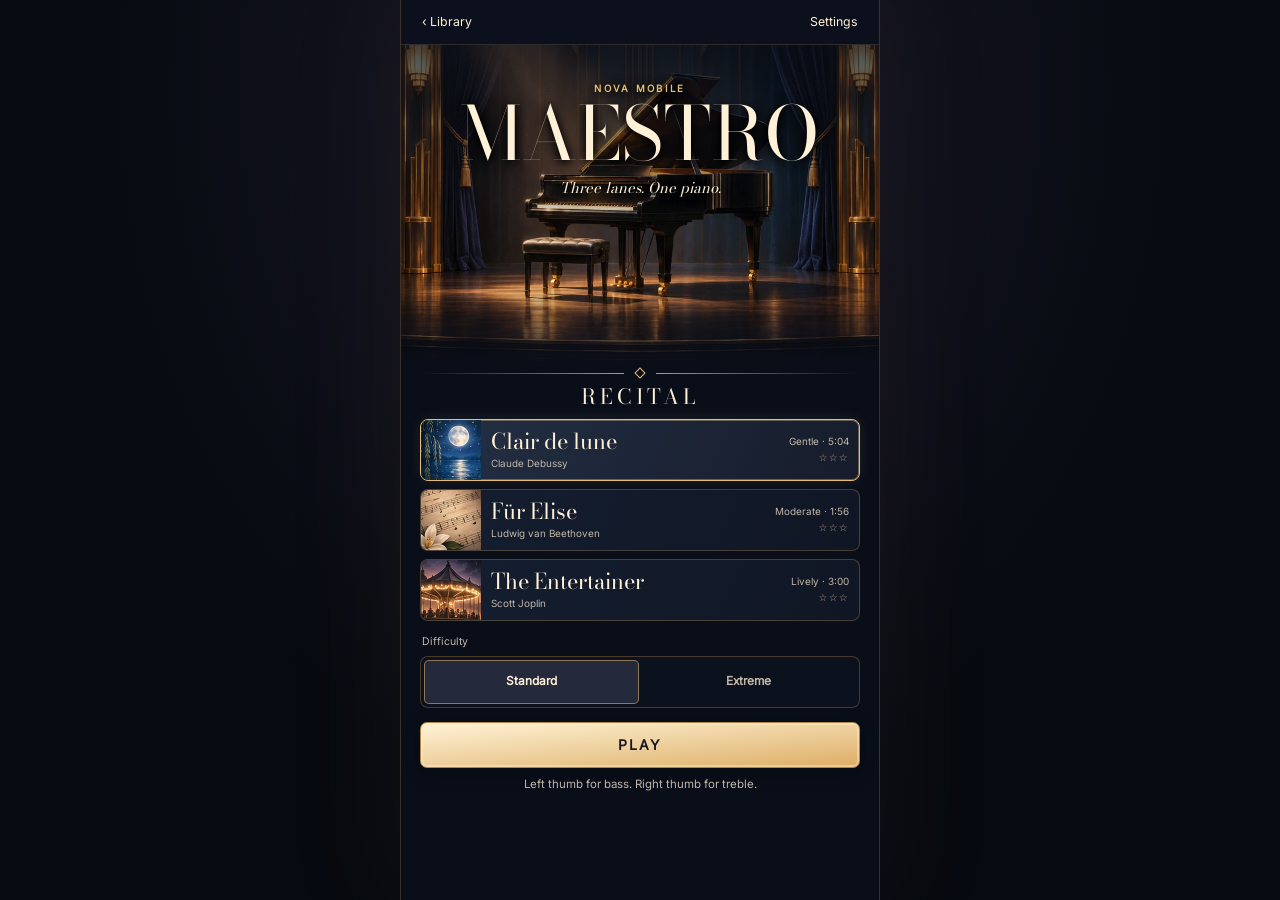
<file: play/maestro/index.html>
<!doctype html>
<html lang="en">
<head>
  <meta charset="utf-8">
  <meta name="viewport" content="width=device-width, initial-scale=1, viewport-fit=cover">
  <meta name="theme-color" content="#0b111e">
  <meta name="description" content="Play the rhythm of classic piano across three lanes.">
  <meta property="og:title" content="Maestro">
  <meta property="og:description" content="Play the rhythm of classic piano across three lanes.">
  <meta property="og:image" content="../../carts/maestro/assets/poster.png">
  <title>Maestro</title>
  <link rel="icon" href="../../carts/maestro/assets/icon.png" sizes="512x512" type="image/png">
  <link rel="stylesheet" href="./maestro.css?v=bass">
</head>
<body>
  <main class="theater">
    <header class="topbar">
      <a href="../../" id="library" class="top-link">‹ Library</a>
      <span class="wordmark" id="wordmark" hidden>Maestro</span>
      <button type="button" class="top-link" id="settings">Settings</button>
      <button type="button" class="top-link" id="pause" hidden>Pause</button>
    </header>

    <section id="recital" aria-labelledby="maestro-title">
      <div class="hero">
        <div class="hero-title">
          <span class="eyebrow">Nova Mobile</span>
          <h1 id="maestro-title" tabindex="-1">Maestro</h1>
          <p>Three lanes. One piano.</p>
        </div>
      </div>
      <div class="program">
        <div class="ornament" aria-hidden="true"><span></span></div>
        <h2>Recital</h2>
        <fieldset id="songs" aria-label="Choose a piano piece"></fieldset>
        <fieldset id="difficulty" class="difficulty">
          <legend>Difficulty</legend>
          <div class="difficulty-options">
            <label><input type="radio" name="difficulty" value="standard" checked><span>Standard</span></label>
            <label><input type="radio" name="difficulty" value="extreme"><span>Extreme</span></label>
          </div>
        </fieldset>
        <button type="button" class="primary" id="play">Play</button>
        <p class="recital-hint">Left thumb for bass. Right thumb for treble.</p>
        <p id="notice" class="notice" role="status" hidden></p>
      </div>
    </section>

    <section id="performance" aria-label="Performance" hidden>
      <div class="scoreboard">
        <h2 id="piece-title"></h2>
        <p id="piece-difficulty" class="eyebrow"></p>
        <div class="metrics">
          <span><strong id="score">0</strong> Score</span>
          <span><strong id="combo">0</strong> Combo</span>
        </div>
        <progress id="progress" max="1" value="0" aria-label="Song progress"></progress>
      </div>
      <div class="hand-labels" aria-hidden="true"><span>Bass</span><span>Treble</span></div>
      <div class="stage">
        <div id="highway" class="highway" role="group" aria-describedby="timing-help" aria-label="Bass and treble lanes">
          <button type="button" class="lane" aria-label="Bass lane" aria-keyshortcuts="A ArrowLeft">
            <span class="lane-key" aria-hidden="true"><span class="keyboard-hint">A</span></span>
          </button>
          <button type="button" class="lane" aria-label="Treble middle lane" aria-keyshortcuts="S ArrowDown">
            <span class="lane-key" aria-hidden="true"><span class="keyboard-hint">S</span></span>
          </button>
          <button type="button" class="lane" aria-label="Treble right lane" aria-keyshortcuts="D ArrowRight">
            <span class="lane-key" aria-hidden="true"><span class="keyboard-hint">D</span></span>
          </button>
          <div class="strike-line" aria-hidden="true"></div>
          <div id="blocks" class="blocks" aria-hidden="true"></div>
        </div>
        <div class="judgement" aria-hidden="true">
          <strong id="judgement"></strong>
          <span id="deviation"></span>
        </div>
      </div>
      <p id="timing-help">Tap at the gold line · Linked blocks go together<span class="keyboard-hint"> · A S D</span></p>
    </section>

    <section id="results" aria-labelledby="result-title" hidden>
      <div class="result-card">
        <div class="ornament" aria-hidden="true"><span></span></div>
        <p class="eyebrow" id="result-difficulty"></p>
        <h2 id="result-title" tabindex="-1"></h2>
        <div class="stars large-stars" id="result-stars" role="img"></div>
        <dl class="totals">
          <div><dt>Accuracy</dt><dd id="accuracy"></dd></div>
          <div><dt>Best combo</dt><dd id="best-combo"></dd></div>
          <div><dt>Score</dt><dd id="final-score"></dd></div>
        </dl>
        <dl id="breakdown" class="breakdown"></dl>
        <p class="eyebrow" id="new-best" hidden>New personal best</p>
        <p id="result-notice" class="notice" role="status" hidden></p>
        <button type="button" class="primary" id="replay">Play again</button>
        <button type="button" class="secondary" data-recital>Song select</button>
        <div class="ornament" aria-hidden="true"><span></span></div>
      </div>
    </section>
  </main>

  <dialog id="pause-menu" aria-labelledby="pause-title">
    <h2 id="pause-title">Intermission</h2>
    <button type="button" class="primary" id="resume" autofocus>Resume</button>
    <button type="button" class="secondary" id="restart">Restart piece</button>
    <button type="button" class="secondary" data-recital>Song select</button>
    <p id="pause-notice" class="notice" role="status" hidden></p>
  </dialog>

  <dialog id="settings-menu" aria-labelledby="settings-title">
    <h2 id="settings-title">Settings</h2>
    <label for="volume">Piano volume <output id="volume-value"></output></label>
    <input type="range" id="volume" min="0" max="100" step="5">
    <label for="timing">Tap offset <output id="timing-value"></output></label>
    <input type="range" id="timing" min="-200" max="200" step="10" aria-describedby="offset-help">
    <p id="offset-help">If you hear the beat after the block reaches the line, raise the tap offset.</p>
    <details>
      <summary>Music credits</summary>
      <p>Piano renditions from public-domain scores at the Mutopia Project. Piano samples from Alexander Holm’s
        <a href="https://github.com/sfzinstruments/SalamanderGrandPiano">Salamander Grand Piano V3</a>,
        <a href="https://creativecommons.org/licenses/by/3.0/">CC BY 3.0</a>.
        The stereo samples were sequenced with adjusted dynamics and encoded as MP3.</p>
    </details>
    <form method="dialog"><button type="submit" class="primary">Done</button></form>
  </dialog>
  <script type="module" src="./maestro.mjs?v=bass"></script>
</body>
</html>
</file>
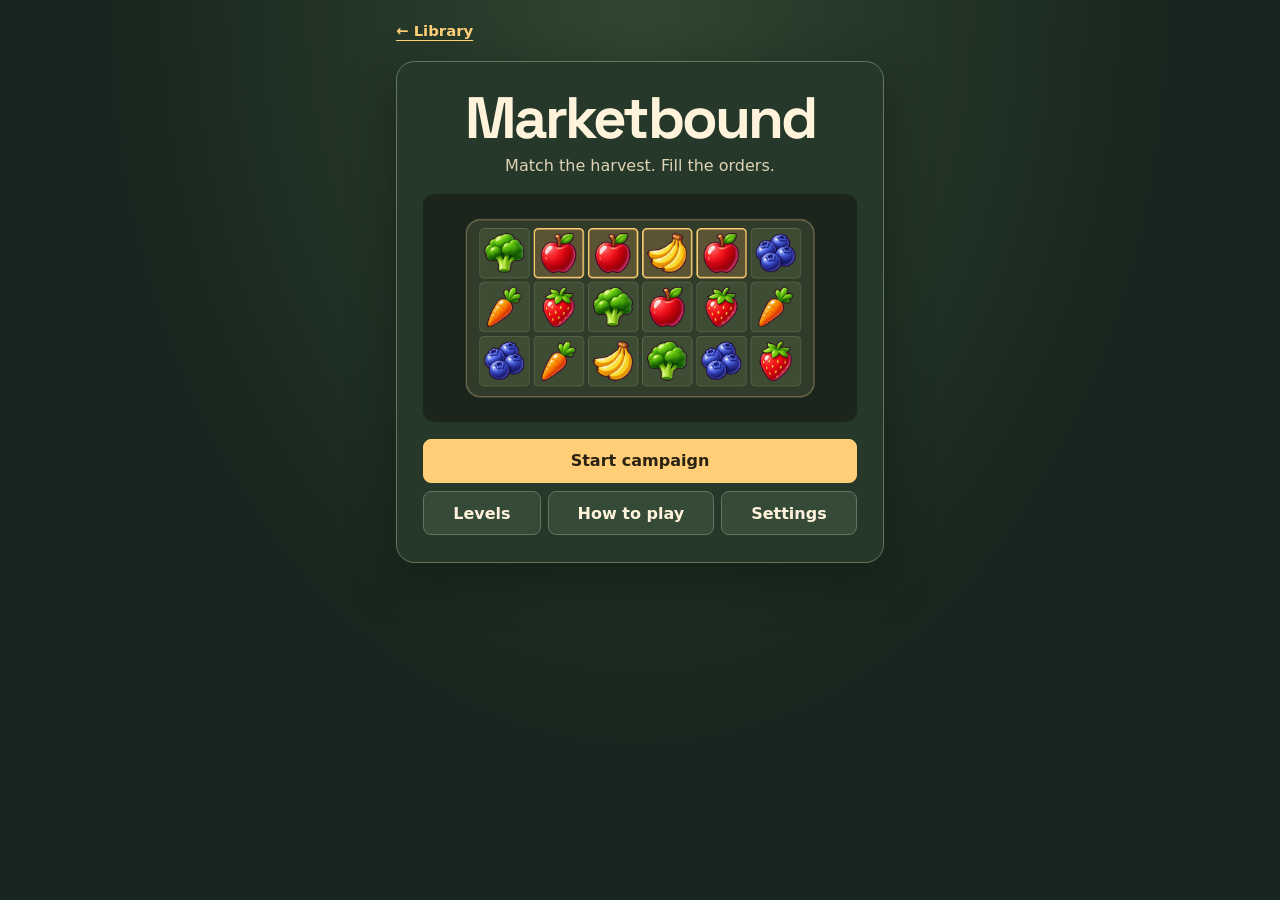
<file: play/marketbound/index.html>
<!doctype html>
<html lang="en">
<head>
  <meta charset="utf-8">
  <meta name="viewport" content="width=device-width, initial-scale=1, viewport-fit=cover">
  <meta name="theme-color" content="#17261e">
  <meta name="description" content="Match produce, pack orders, and clear the fields across eight market puzzles.">
  <meta property="og:title" content="Marketbound">
  <meta property="og:description" content="Match produce, pack orders, and clear the fields across eight market puzzles.">
  <meta property="og:image" content="../../carts/marketbound/assets/poster.png">
  <title>Marketbound</title>
  <link rel="icon" href="../../carts/marketbound/assets/icon.png" sizes="512x512" type="image/png">
  <link rel="stylesheet" href="./market.css">
</head>
<body data-cart="marketbound">
  <main>
    <header class="masthead">
      <a href="../../" class="back-link">← Library</a>
      <button type="button" id="pause" class="quiet" data-open="pause-menu" hidden>Menu</button>
    </header>
    <section id="intro" aria-labelledby="game-title">
      <h1 id="game-title">Marketbound</h1>
      <p class="tagline">Match the harvest. Fill the orders.</p>
      <img class="poster" src="../../carts/marketbound/assets/poster.png" width="1200" height="630" alt="">
      <button type="button" id="play" class="primary">Start campaign</button>
      <div class="buttons">
        <button type="button" data-open="campaign">Levels</button>
        <button type="button" data-open="instructions">How to play</button>
        <button type="button" data-open="settings">Settings</button>
      </div>
    </section>
    <section id="board" hidden aria-label="Marketbound game">
      <div class="level-header">
        <div>
          <p id="level-number" class="level-number"></p>
          <h2 id="level-name"></h2>
        </div>
        <div class="moves">
          <span>Moves left</span><strong data-cart-field="moves"></strong>
        </div>
      </div>
      <section class="order" aria-labelledby="goals-title">
        <h3 id="goals-title">Delivery goals</h3>
        <ul id="goals"></ul>
      </section>
      <canvas id="surface" data-cart-events aria-label="Eight-by-eight produce board" aria-describedby="cart-status"></canvas>
      <p id="cart-status" role="status"></p>
    </section>
    <p id="feedback" role="status"></p>
  </main>

  <dialog id="pause-menu" aria-labelledby="pause-title">
    <h2 id="pause-title">Paused</h2>
    <div class="menu-actions">
      <button type="button" class="primary" data-close>Resume</button>
      <button type="button" data-retry>Restart level</button>
      <button type="button" data-open="campaign">Levels</button>
      <button type="button" data-open="instructions">How to play</button>
      <button type="button" data-open="settings">Settings</button>
      <button type="button" data-open="game-tools">Replay tools</button>
    </div>
  </dialog>
  <dialog id="campaign" aria-labelledby="campaign-title">
    <h2 id="campaign-title">Market route</h2>
    <p id="campaign-progress" class="muted"></p>
    <ol id="levels"></ol>
    <button type="button" class="quiet" data-close>Back</button>
  </dialog>
  <dialog id="instructions" aria-labelledby="instructions-title">
    <h2 id="instructions-title">How to play</h2>
    <ol class="rules">
      <li>Swipe a piece or tap two neighbors to make a row or column of three matching pieces.</li>
      <li>Fill the goals before you run out of moves. A swap that makes no match is free.</li>
      <li>From level 2, a match of four or more clears its whole row or column.</li>
      <li>Clear produce over brown soil to dig up the plots. Finish with moves to spare to earn more stars.</li>
    </ol>
    <button type="button" class="primary" data-close>Got it</button>
  </dialog>
  <dialog id="settings" aria-labelledby="settings-title">
    <h2 id="settings-title">Settings</h2>
    <div class="switches">
      <label>Music <input id="music" type="checkbox"></label>
      <label>Sound effects <input id="effects" type="checkbox"></label>
    </div>
    <button type="button" class="primary" data-close>Done</button>
  </dialog>
  <dialog id="result" aria-labelledby="result-title">
    <p id="result-stars" class="stars" role="img"></p>
    <h2 id="result-title"></h2>
    <p id="result-detail" class="muted"></p>
    <div class="menu-actions">
      <button type="button" id="next" class="primary">Next level</button>
      <button type="button" data-retry>Retry level</button>
      <button type="button" data-open="campaign">Levels</button>
    </div>
  </dialog>
  <dialog id="game-tools" aria-labelledby="tools-title">
    <h2 id="tools-title">Replay tools</h2>
    <p class="muted">Record a new attempt or replay the last recording.</p>
    <div id="controls" class="menu-actions" hidden>
      <button type="button" id="record" disabled>Record</button>
      <button type="button" id="replay" disabled>Replay</button>
      <button type="button" id="live" data-reset disabled>Return to live play</button>
    </div>
    <button type="button" class="quiet" data-close>Back</button>
  </dialog>
  <div id="safe-area" aria-hidden="true"></div>
  <script type="module" src="./market.mjs"></script>
</body>
</html>
</file>
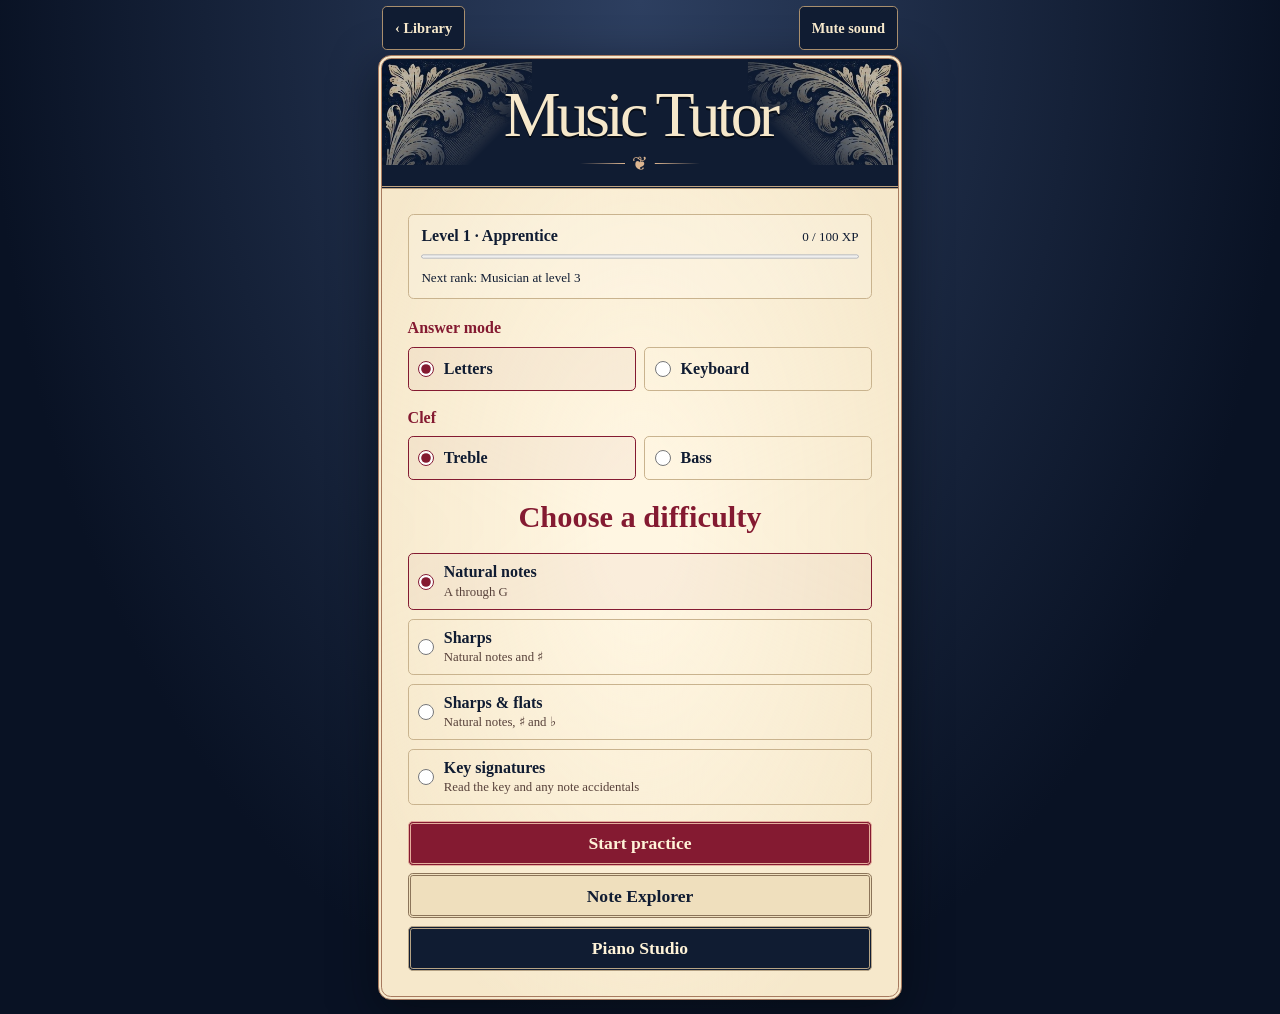
<file: play/music-tutor/index.html>
<!doctype html>
<html lang="en">
<head>
  <meta charset="utf-8">
  <meta name="viewport" content="width=device-width, initial-scale=1, viewport-fit=cover">
  <meta name="theme-color" content="#101c32">
  <meta name="description" content="Hear a note, read the treble staff, and choose its name. Practice naturals, sharps, and flats.">
  <meta property="og:title" content="Music Tutor">
  <meta property="og:description" content="Hear a note, read the treble staff, and choose its name. Practice naturals, sharps, and flats.">
  <meta property="og:image" content="../../carts/music-tutor/assets/poster.png">
  <title>Music Tutor</title>
  <link rel="icon" href="../../carts/music-tutor/assets/icon.png" sizes="512x512" type="image/png">
  <link rel="stylesheet" href="./music-tutor.css?v=explorer-keyboard">
</head>
<body>
  <main class="folio">
    <header class="topbar">
      <a class="utility" href="../../">‹ Library</a>
      <button type="button" class="utility" id="mute" aria-pressed="false">Mute sound</button>
    </header>

    <div class="sheet">
      <header class="masthead">
        <h1>Music Tutor</h1>
        <div class="ornament" aria-hidden="true">❦</div>
      </header>

      <section id="menu" class="menu" aria-labelledby="menu-title">
        <div class="player-progress">
          <div><strong id="player-rank"></strong><span id="player-xp"></span></div>
          <progress id="player-meter" aria-label="Experience toward next level"></progress>
          <small id="next-rank"></small>
        </div>
        <fieldset class="mode-options">
          <legend>Answer mode</legend>
          <label>
            <input type="radio" name="mode" value="letters" checked>
            <span>Letters</span>
          </label>
          <label>
            <input type="radio" name="mode" value="keyboard">
            <span>Keyboard</span>
          </label>
        </fieldset>
        <fieldset class="mode-options">
          <legend>Clef</legend>
          <label>
            <input type="radio" name="lesson-clef" value="treble" data-clef checked>
            <span>Treble</span>
          </label>
          <label>
            <input type="radio" name="lesson-clef" value="bass" data-clef>
            <span>Bass</span>
          </label>
        </fieldset>
        <h2 id="menu-title" tabindex="-1">Choose a difficulty</h2>
        <fieldset aria-labelledby="menu-title">
          <label>
            <input type="radio" name="difficulty" value="natural" checked>
            <span>Natural notes <small>A through G</small></span>
          </label>
          <label>
            <input type="radio" name="difficulty" value="sharps">
            <span>Sharps <small>Natural notes and ♯</small></span>
          </label>
          <label>
            <input type="radio" name="difficulty" value="mixed">
            <span>Sharps &amp; flats <small>Natural notes, ♯ and ♭</small></span>
          </label>
          <label>
            <input type="radio" name="difficulty" value="key">
            <span>Key signatures <small>Read the key and any note accidentals</small></span>
          </label>
        </fieldset>
        <button type="button" class="primary" id="start">Start practice</button>
        <button type="button" class="secondary" id="open-explorer">Note Explorer</button>
        <button type="button" class="primary studio-entry" id="menu-studio">Piano Studio</button>
      </section>

      <section id="lesson" aria-label="Note practice" hidden>
        <div class="lesson-heading">
          <p id="level"></p>
          <p id="progress"></p>
        </div>
        <button type="button" id="staff" class="staff-button" aria-label="Replay the note">
          <span class="staff" aria-hidden="true">
            <span class="staff-line"></span>
            <span class="staff-line"></span>
            <span class="staff-line"></span>
            <span class="staff-line"></span>
            <span class="staff-line"></span>
            <img class="clef" src="../../carts/music-tutor/assets/treble-clef.png" alt="">
            <span id="key-signature"></span>
            <span id="ledger-line" class="staff-ledger" hidden></span>
            <span id="accidental" class="accidental note-accidental"></span>
            <span class="notation">
              <span class="stem"></span>
              <span class="notehead"></span>
            </span>
          </span>
          <span class="replay-label"><span aria-hidden="true">♪</span> Tap the note to replay</span>
        </button>

        <div id="letter-answers" class="answers" role="group" aria-label="Name the note">
          <button type="button" class="choice" aria-keyshortcuts="1"></button>
          <button type="button" class="choice" aria-keyshortcuts="2"></button>
          <button type="button" class="choice" aria-keyshortcuts="3"></button>
        </div>
        <div id="keyboard-answers" class="piano" role="group" aria-label="Play the note on the piano keyboard" hidden></div>

        <p id="feedback" class="feedback" role="status"></p>
        <button type="button" class="primary" id="next" hidden>Next note</button>
        <button type="button" id="change-level" class="secondary">Change mode or difficulty</button>
      </section>

      <section id="results" class="results" aria-labelledby="results-title" hidden>
        <h2 id="results-title" tabindex="-1">Practice complete</h2>
        <p id="final-score" class="final-score"></p>
        <p id="final-level"></p>
        <div class="player-progress result-progress">
          <div class="result-progress-heading"><strong id="result-rank"></strong><strong id="lesson-xp"></strong></div>
          <div class="result-meter" id="result-meter" role="progressbar" aria-label="Experience toward next level">
            <span class="result-meter-track"><span id="result-meter-fill"></span></span>
            <span class="level-sparkle" aria-hidden="true">✦</span>
          </div>
          <span id="result-xp"></span>
          <p id="level-reward" role="status"></p>
        </div>
        <button type="button" class="primary" id="again">Practice again</button>
        <button type="button" class="primary studio-entry" id="results-studio">Piano Studio</button>
        <button type="button" id="results-menu" class="secondary">Change mode or difficulty</button>
        <dialog class="rank-popup" id="rank-popup" aria-labelledby="rank-title">
          <div class="rank-fireworks" aria-hidden="true">
            <span></span><span></span><span></span>
          </div>
          <div class="rank-popup-content">
            <div class="ornament" aria-hidden="true">❦</div>
            <h3 id="rank-title"></h3>
            <form method="dialog">
              <button type="submit" class="primary" autofocus>Continue</button>
            </form>
          </div>
        </dialog>
      </section>

      <section id="explorer" class="explorer" aria-labelledby="explorer-title" hidden>
        <h2 id="explorer-title" tabindex="-1">Note Explorer</h2>
        <fieldset class="mode-options">
          <legend>Play with</legend>
          <label>
            <input type="radio" name="explorer-mode" value="staff" checked>
            <span>Staff</span>
          </label>
          <label>
            <input type="radio" name="explorer-mode" value="keyboard">
            <span>Keyboard</span>
          </label>
        </fieldset>
        <fieldset class="mode-options">
          <legend>Clef</legend>
          <label>
            <input type="radio" name="explorer-clef" value="treble" data-clef checked>
            <span>Treble</span>
          </label>
          <label>
            <input type="radio" name="explorer-clef" value="bass" data-clef>
            <span>Bass</span>
          </label>
        </fieldset>
        <p id="explorer-help">Tap a line or space to hear its note.</p>
        <div class="explorer-board">
          <div id="explorer-staff" class="staff" role="group" aria-label="Treble staff" aria-describedby="explorer-help">
            <span class="staff-line" aria-hidden="true"></span>
            <span class="staff-line" aria-hidden="true"></span>
            <span class="staff-line" aria-hidden="true"></span>
            <span class="staff-line" aria-hidden="true"></span>
            <span class="staff-line" aria-hidden="true"></span>
            <img class="clef" src="../../carts/music-tutor/assets/treble-clef.png" alt="">
            <span class="staff-ledger" aria-hidden="true" hidden></span>
            <span class="accidental note-accidental" aria-hidden="true"></span>
            <span class="notation" aria-hidden="true" hidden>
              <span class="stem"></span>
              <span class="notehead"></span>
            </span>
            <span class="explorer-letter" aria-hidden="true" hidden></span>
            <div id="explorer-rows"></div>
          </div>
        </div>
        <div id="explorer-piano" class="piano" role="group" aria-label="Explorer piano keyboard" aria-describedby="explorer-help" hidden></div>
        <button type="button" class="secondary" id="explorer-back">Back to practice</button>
      </section>

      <section id="studio" class="studio" aria-labelledby="studio-title" hidden>
        <h2 id="studio-title" tabindex="-1">Piano Studio</h2>
        <div id="studio-room" class="studio-room" role="img" aria-label="Piano studio">
          <img class="studio-backdrop" src="../../carts/music-tutor/assets/studio/room.webp" width="900" height="600" alt="" loading="lazy">
          <img class="room-item wall" alt="" loading="lazy" hidden>
          <img class="room-item rug" alt="" loading="lazy" hidden>
          <img class="room-item piano-furniture" alt="" loading="lazy" hidden>
          <img class="room-item plant" alt="" loading="lazy" hidden>
        </div>
        <div class="studio-heading">
          <h3>Pianos</h3>
          <strong id="studio-points"></strong>
        </div>
        <p class="studio-hint">Earn one studio point each time you level up.</p>
        <ul id="piano-items" class="studio-items" aria-label="Pianos"></ul>
        <div class="studio-heading"><h3>Decorations</h3></div>
        <ul id="studio-items" class="studio-items studio-decorations" aria-label="Decorations"></ul>
        <p id="studio-status" class="studio-status" role="status"></p>
        <button type="button" class="secondary" id="studio-back">Back to practice</button>
      </section>
      <p class="save-notice" id="save-notice" role="status" hidden>Progress could not be saved on this device.</p>
    </div>
  </main>
  <script type="module" src="./music-tutor.mjs?v=incorrect-answer"></script>
</body>
</html>
</file>
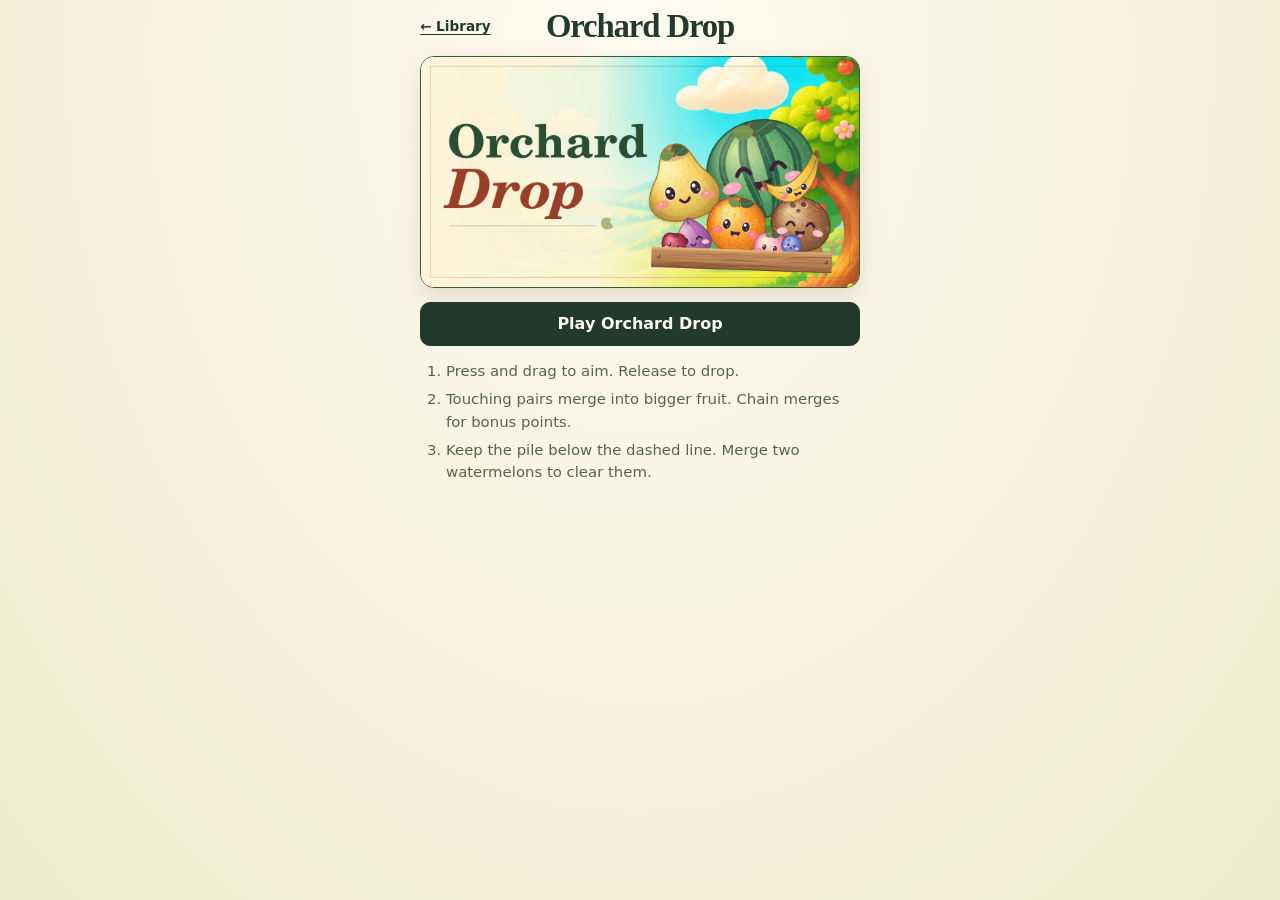
<file: play/orchard-drop/index.html>
<!doctype html>
<html lang="en">
<head>
  <meta charset="utf-8">
  <meta name="viewport" content="width=device-width, initial-scale=1, viewport-fit=cover">
  <meta name="theme-color" content="#f3efda">
  <meta name="description" content="Drop fruit into a harvest crate, chain matching pairs, and make room for a watermelon.">
  <meta property="og:title" content="Orchard Drop">
  <meta property="og:description" content="Drop fruit into a harvest crate, chain matching pairs, and make room for a watermelon.">
  <meta property="og:image" content="../../carts/orchard-drop/assets/poster.png">
  <title>Orchard Drop</title>
  <link rel="icon" href="../../carts/orchard-drop/assets/icon.png?v=5" sizes="512x512" type="image/png">
  <link rel="stylesheet" href="./orchard.css?v=5">
</head>
<body data-cart="orchard-drop">
  <main>
    <header class="topbar">
      <a href="../../">← Library</a>
      <h1>Orchard Drop</h1>
      <button id="menu" type="button" aria-label="Pause" hidden>Ⅱ</button>
    </header>

    <section id="intro" aria-label="How to play">
      <img class="poster" src="../../carts/orchard-drop/assets/poster.png?v=5" width="1200" height="630" alt="Smiling fruit in a wooden crate in a sunny orchard">
      <button id="play" class="primary" type="button">Play Orchard Drop</button>
      <ol class="rules">
        <li>Press and drag to aim. Release to drop.</li>
        <li>Touching pairs merge into bigger fruit. Chain merges for bonus points.</li>
        <li>Keep the pile below the dashed line. Merge two watermelons to clear them.</li>
      </ol>
    </section>

    <section id="board" aria-label="Orchard Drop game" hidden>
      <div class="scorecard">
        <div><span>Score</span><strong data-cart-field="score">0</strong></div>
        <div><span>Best</span><strong id="best">0</strong></div>
        <div class="next"><span>Next</span><img id="next-fruit" alt="" width="36" height="36"></div>
      </div>
      <div class="crate">
        <canvas id="surface" data-cart-events aria-label="Harvest crate" aria-describedby="hint cart-status"></canvas>
        <div id="merge-pop" aria-hidden="true" hidden></div>
        <div id="harvest-banner" aria-hidden="true" hidden><strong>JUICY!!</strong></div>
      </div>
      <p id="hint">Press and drag to aim. Release to drop.</p>
      <p id="cart-status" class="sr-only" role="status"></p>
      <div class="ladder" aria-label="Fruit order">
        <ol id="fruit-ladder"></ol>
      </div>
    </section>
    <p id="feedback" role="status"></p>
  </main>

  <dialog id="pause-menu" aria-labelledby="pause-title">
    <h2 id="pause-title">Paused</h2>
    <button id="resume" class="primary" type="button">Resume</button>
    <label class="sound">Sound effects <input id="sound" type="checkbox" checked></label>
    <button data-new-run type="button">New game</button>
    <details id="controls" hidden>
      <summary>Replay tools</summary>
      <div class="replay">
        <button id="record" type="button" disabled>Record</button>
        <button id="replay" type="button" disabled>Replay</button>
        <button id="live" type="button" data-reset disabled>Live play</button>
      </div>
    </details>
  </dialog>

  <dialog id="result" aria-labelledby="result-title">
    <h2 id="result-title">Crate full</h2>
    <p id="result-detail"></p>
    <button class="primary" data-new-run type="button">Play again</button>
    <a class="library-link" href="../../">Back to Library</a>
  </dialog>
  <div id="safe-area" aria-hidden="true"></div>
  <script type="module" src="./orchard.mjs?v=5"></script>
</body>
</html>
</file>
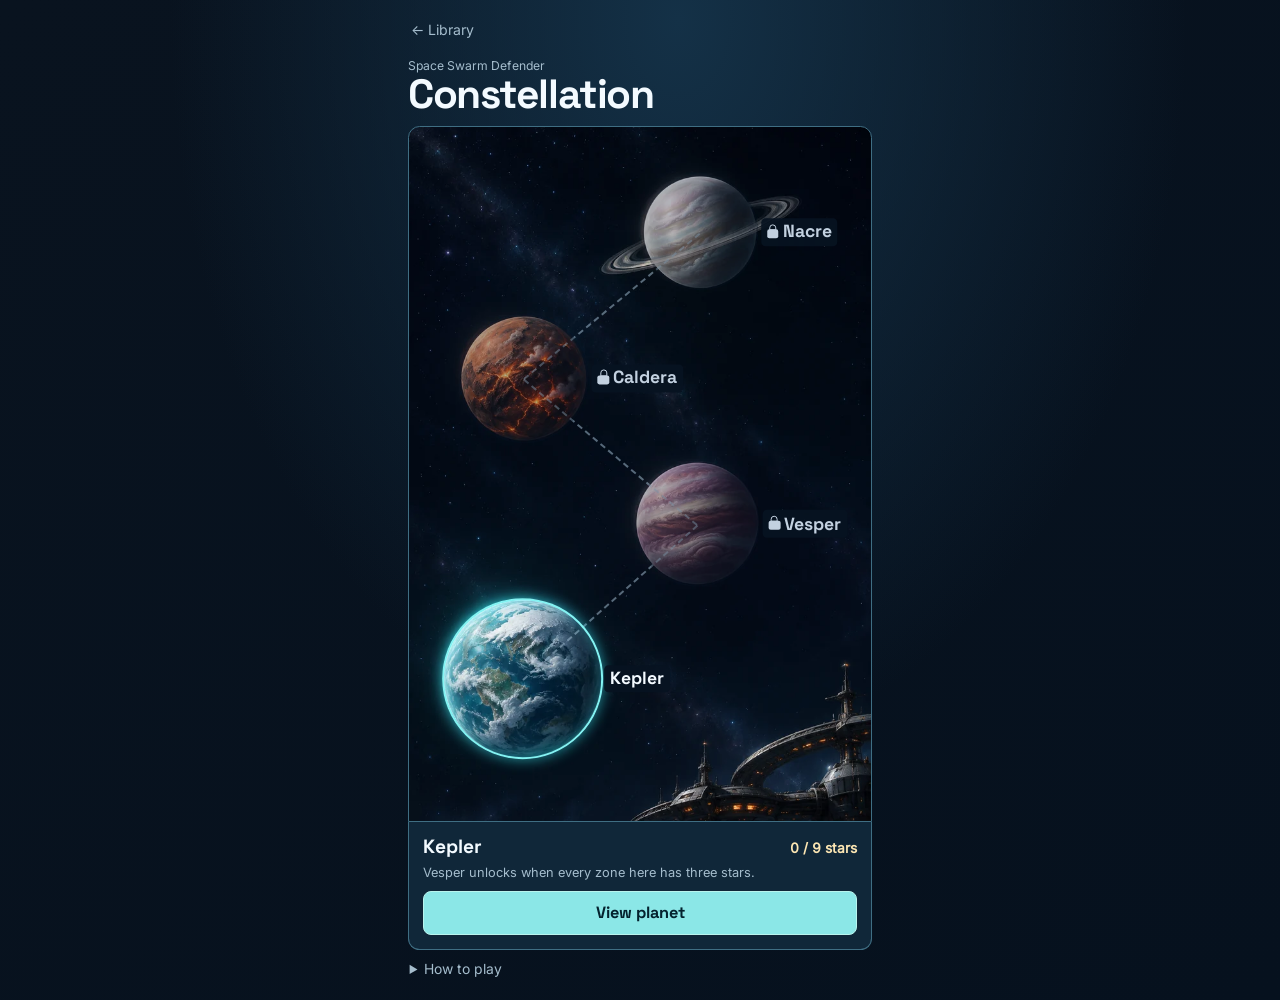
<file: play/space-swarm-defender/index.html>
<!doctype html>
<html lang="en">
<head>
  <meta charset="utf-8">
  <meta name="viewport" content="width=device-width, initial-scale=1, viewport-fit=cover">
  <meta name="theme-color" content="#071220">
  <meta name="description" content="Defend four planets against an alien swarm and earn stars to unlock the next world.">
  <meta property="og:title" content="Space Swarm Defender">
  <meta property="og:description" content="Defend four planets against an alien swarm and earn stars to unlock the next world.">
  <meta property="og:image" content="../../carts/space-swarm-defender/assets/poster.png">
  <title>Space Swarm Defender</title>
  <link rel="icon" href="../../carts/space-swarm-defender/assets/icon.png" sizes="512x512" type="image/png">
  <link rel="stylesheet" href="./defense.css?v=2">
</head>
<body data-cart="space-swarm-defender">
  <main>
    <header class="topbar">
      <a href="../../">&#8592; Library</a>
      <button type="button" id="menu" hidden>Pause</button>
    </header>
    <section id="intro" class="campaign" aria-label="Space Swarm Defender campaign">
      <div id="constellation">
        <header class="map-heading">
          <div><p>Space Swarm Defender</p><h1 tabindex="-1" id="constellation-title">Constellation</h1></div>
        </header>
        <div class="map-viewport galaxy" id="galaxy" role="group" aria-label="Planets"></div>
        <div class="map-panel">
          <div class="map-summary"><h2 id="planet-label"></h2><span class="progress" id="planet-stars"></span></div>
          <p id="planet-notice"></p>
          <button class="primary" type="button" id="view-planet">View planet</button>
        </div>
      </div>
      <div id="planet-map" hidden>
        <header class="map-heading">
          <div><button type="button" id="map-back">&#8592; Constellation</button><h1 tabindex="-1" id="planet-title"></h1></div>
          <span class="progress" id="zone-progress"></span>
        </header>
        <div class="map-viewport terrain" id="terrain" role="group" aria-label="Defense zones"></div>
        <div class="map-panel">
          <div class="map-summary"><h2 id="zone-label"></h2><span class="stars" id="zone-stars"></span></div>
          <p id="zone-description"></p>
          <p class="rating-guide" id="rating-guide"></p>
          <button class="primary" type="button" id="play">Defend zone</button>
          <button class="primary" type="button" id="redeploy" hidden>Defend zone</button>
        </div>
      </div>
      <details class="instructions">
        <summary>How to play</summary>
        <ol>
          <li>Drag a tower from the shop onto open ground, or select it and tap where you want it. Pulse hits single targets, Nova hits groups, and Cryo slows the swarm.</li>
          <li>Tap an installed tower to see its range, upgrade it, or salvage it for credits.</li>
          <li>Launch each wave when your defenses are ready. Survive eight waves, including the queen’s assault, to secure the zone.</li>
        </ol>
      </details>
    </section>
    <section id="board" aria-label="Space Swarm Defender game" hidden>
      <div class="hud">
        <div><span>Zone</span><strong data-cart-field="sector">Kepler Gate</strong></div>
        <div><span>Core</span><strong data-cart-field="core">15/15</strong></div>
        <div><span>Credits</span><strong data-cart-field="credits">150</strong></div>
        <div><span>Wave</span><strong data-cart-field="wave">1/8</strong></div>
      </div>
      <div class="surface-frame">
        <canvas id="surface" data-cart-events aria-label="Tower defense board and touch controls" aria-describedby="cart-status"></canvas>
        <div id="dock" aria-hidden="true"></div>
      </div>
      <p id="cart-status" role="status"></p>
    </section>
    <p id="feedback" role="status"></p>
  </main>

  <dialog id="pause-menu" aria-labelledby="pause-title">
    <h2 id="pause-title">Zone paused</h2>
    <div class="actions">
      <button type="button" class="primary" id="resume">Resume</button>
      <button type="button" data-restart>Restart zone</button>
      <button type="button" data-map>Planet map</button>
      <label class="setting">Sound effects <input type="checkbox" id="sound" checked></label>
    </div>
    <details id="controls" hidden>
      <summary>Replay tools</summary>
      <div class="actions">
        <button type="button" id="record" disabled>Record</button>
        <button type="button" id="replay" disabled>Replay</button>
        <button type="button" id="live" data-reset disabled>Return to live play</button>
      </div>
    </details>
  </dialog>
  <dialog id="result" aria-labelledby="result-title">
    <h2 id="result-title"></h2>
    <div id="result-stars" class="stars"></div>
    <p id="result-detail"></p>
    <div class="actions">
      <button type="button" class="primary" id="next-zone" hidden>Next zone</button>
      <button type="button" id="next-planet" hidden>Next planet</button>
      <button type="button" data-restart>Retry zone</button>
      <button type="button" data-map>Planet map</button>
    </div>
  </dialog>
  <div id="safe-area" aria-hidden="true"></div>
  <script type="module" src="./defense.mjs?v=2"></script>
</body>
</html>
</file>
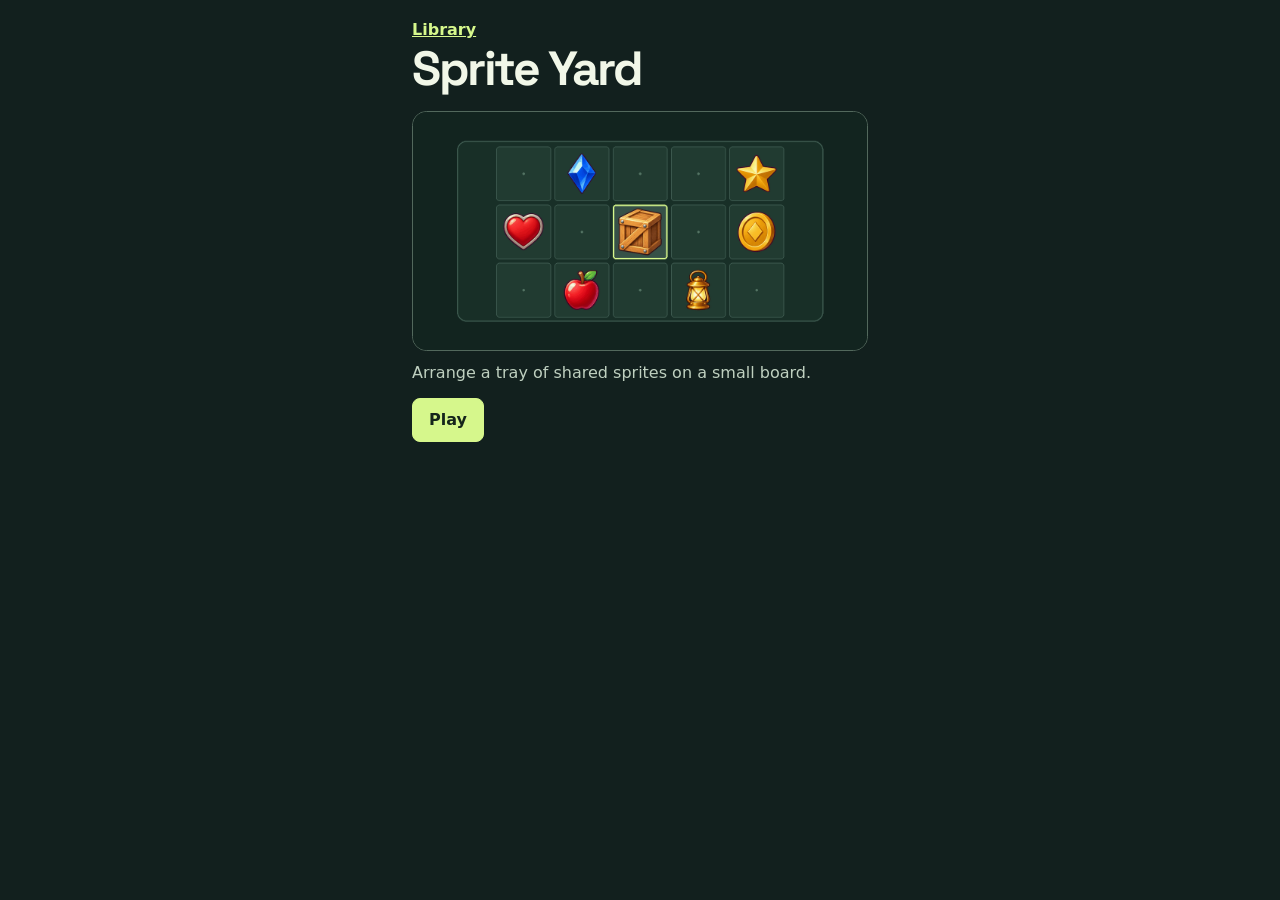
<file: play/sprite-yard/index.html>
<!doctype html>
<html lang="en">
<head>
  <meta charset="utf-8">
  <meta name="viewport" content="width=device-width, initial-scale=1, viewport-fit=cover">
  <meta name="theme-color" content="#142421">
  <meta name="description" content="Arrange a tray of shared sprites on a small board.">
  <meta property="og:title" content="Sprite Yard">
  <meta property="og:description" content="Arrange a tray of shared sprites on a small board.">
  <meta property="og:image" content="../../carts/sprite-yard/assets/poster.png">
  <title>Sprite Yard</title>
  <link rel="icon" href="../../carts/sprite-yard/assets/icon.png" sizes="512x512" type="image/png">
  <link rel="stylesheet" href="./yard.css">
</head>
<body data-cart="sprite-yard">
  <main>
    <header>
      <a href="../../">Library</a>
      <h1>Sprite Yard</h1>
    </header>
    <section id="intro" aria-label="About Sprite Yard">
      <img src="../../carts/sprite-yard/assets/poster.png" width="1200" height="630" alt="">
      <p>Arrange a tray of shared sprites on a small board.</p>
      <button id="play" class="primary" type="button">Play</button>
    </section>
    <section id="board" hidden aria-label="Sprite board">
      <p id="guide">Drag sprites into empty slots, or tap a sprite in the tray and then tap a slot.</p>
      <canvas id="surface" aria-label="Sprite Yard board and tray" aria-describedby="guide"></canvas>
      <p id="cart-status" role="status"></p>
    </section>
    <div id="controls" hidden aria-label="Session controls">
      <button type="button" id="live" data-reset disabled>Reset</button>
      <button type="button" id="record" disabled>Record</button>
      <button type="button" id="replay" disabled>Replay</button>
    </div>
    <p id="feedback" role="status"></p>
  </main>
  <div id="safe-area" aria-hidden="true"></div>
  <script type="module" src="../../src/player.mjs"></script>
</body>
</html>
</file>
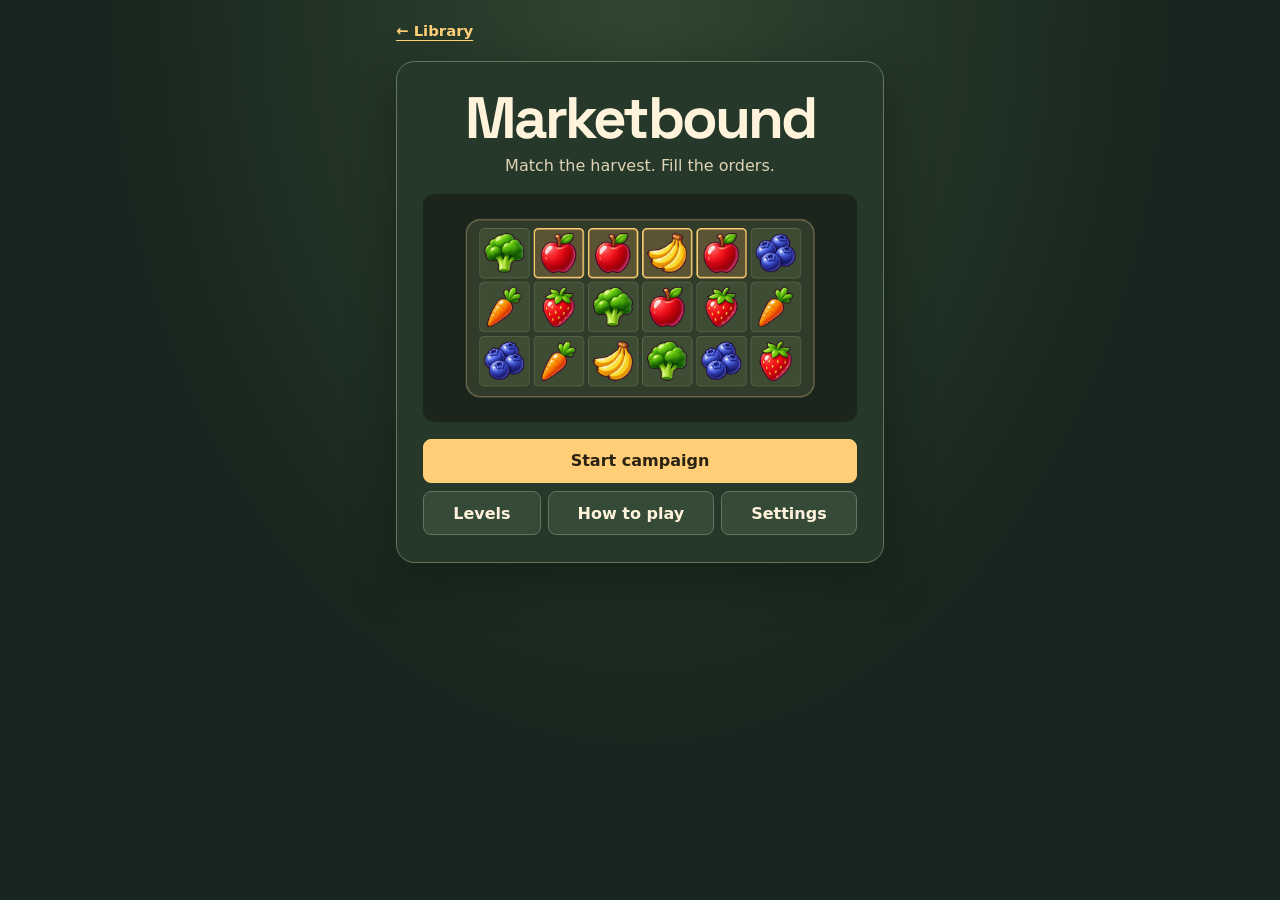
<file: play/stall-swap/index.html>
<!doctype html>
<html lang="en">
<head>
  <meta charset="utf-8">
  <meta http-equiv="refresh" content="0; url=../marketbound/">
  <title>Marketbound</title>
</head>
<body><a href="../marketbound/">Play Marketbound</a></body>
</html>
</file>
<file: style.css>
@font-face {
  font-family: "Space Grotesk";
  src: url("./site-assets/fonts/space-grotesk-latin.woff") format("woff");
  font-style: normal;
  font-weight: 700;
  font-display: swap;
}

@font-face {
  font-family: Inter;
  src: url("./site-assets/fonts/inter-latin.woff") format("woff");
  font-style: normal;
  font-weight: 400;
  font-display: swap;
}

:root {
  color-scheme: dark;
  --void: #08080c;
  --panel: #181828;
  --panel-2: #202034;
  --slate: #384068;
  --purple-deep: #581090;
  --purple: #9020e8;
  --purple-light: #b070f8;
  --cyan: #28f8f8;
  --cream: #f8e8c8;
  --cream-shade: #d8b8a8;
  --heading: "Space Grotesk", system-ui, sans-serif;
  --content-max: 74rem;
  --gutter: clamp(1.125rem, 4.5vw, 3.5rem);
}

*, *::before, *::after { box-sizing: border-box; }

body {
  min-block-size: 100vh;
  min-block-size: 100dvh;
  margin: 0;
  display: flex;
  flex-direction: column;
  background: var(--void);
  color: var(--cream);
  font: 400 1rem/1.6 Inter, system-ui, sans-serif;
}

h1, h2, h3, p { margin: 0; }
h1, h2, h3 { font-family: var(--heading); line-height: 1.07; }
p { color: var(--cream-shade); }
a { color: var(--cyan); }
img { display: block; max-inline-size: 100%; block-size: auto; }

a:focus-visible {
  outline: 2px solid var(--cyan);
  outline-offset: 3px;
}

.shell {
  inline-size: min(100%, calc(var(--content-max) + 2 * var(--gutter)));
  margin-inline: auto;
  padding-left: max(var(--gutter), env(safe-area-inset-left));
  padding-right: max(var(--gutter), env(safe-area-inset-right));
}

.skip-link {
  position: absolute;
  z-index: 1;
  inset-block-start: .5rem;
  inset-inline-start: .5rem;
  padding: .625rem 1rem;
  background: var(--panel-2);
  transform: translateY(calc(-100% - 1rem));
}

.skip-link:focus { transform: translateY(0); }

.site-header {
  border-block-end: 1px solid #25243a;
  padding-top: env(safe-area-inset-top);
}

.header-inner,
.footer-inner {
  display: flex;
  align-items: center;
  justify-content: space-between;
  gap: 1rem;
}

.header-inner { min-block-size: 4.75rem; }

.wordmark {
  display: inline-flex;
  align-items: center;
  min-block-size: 2.75rem;
  gap: .75rem;
  font: 700 clamp(1rem, 2.5vw, 1.4rem)/1 var(--heading);
  text-decoration: none;
  white-space: nowrap;
}

.site-nav { display: flex; gap: clamp(.25rem, 2.5vw, 1.75rem); }

.site-nav a {
  display: inline-grid;
  place-items: center;
  min-inline-size: 2.75rem;
  min-block-size: 2.75rem;
  padding-inline: .6rem;
  border-block-end: 2px solid transparent;
  color: var(--cream-shade);
  text-decoration: none;
  transition: color 160ms ease-out, border-color 160ms ease-out;
}

.site-nav a:hover, .site-nav a[aria-current="page"] { color: var(--cyan); }
.site-nav a[aria-current="page"] { border-block-end-color: var(--cyan); }

.page-content {
  flex: 1 0 auto;
  padding-block: clamp(1.25rem, 4.3vw, 3.75rem) clamp(2.5rem, 6vw, 5rem);
}

.hero, .empty-state, .catalog-icon, .art-frame, .cart-card {
  --cut: 1rem;
  clip-path: polygon(
    var(--cut) 0, calc(100% - var(--cut)) 0,
    100% var(--cut), 100% calc(100% - var(--cut)),
    calc(100% - var(--cut)) 100%, var(--cut) 100%,
    0 calc(100% - var(--cut)), 0 var(--cut)
  );
}

.hero {
  --cut: clamp(1rem, 2.4vw, 1.9rem);
  position: relative;
  isolation: isolate;
  display: grid;
  grid-template-columns: 1.05fr .95fr;
  min-block-size: 29rem;
  background:
    linear-gradient(106deg, var(--panel) 10%, transparent 88%),
    radial-gradient(ellipse at 79% 45%, #5d2394 0%, #2b194a 52%, var(--panel) 87%);
}

.hero::before {
  position: absolute;
  z-index: -1;
  inset: 0;
  background: linear-gradient(90deg, var(--cyan) 0%, #31616e 35%, #52316c 72%) top / 100% 2px no-repeat;
  content: "";
}

.hero-copy {
  align-self: center;
  padding: 3rem 0 3rem clamp(1.5rem, 5.5vw, 4.6rem);
}

.hero h1 {
  font-size: clamp(3rem, 5.7vw, 5.45rem);
  letter-spacing: -.061em;
}

.hero h1 span { color: var(--cyan); }

.hero p {
  max-inline-size: 26rem;
  margin-block-start: 1.4rem;
  font-size: clamp(1rem, 1.58vw, 1.2rem);
  line-height: 1.6;
}

.hero-art {
  position: relative;
  isolation: isolate;
  display: grid;
  place-items: end center;
  min-inline-size: 0;
  overflow: hidden;
}

.hero-art::before {
  position: absolute;
  z-index: -2;
  inset: 1rem 0;
  background: radial-gradient(circle, #e7c9ff75 1px, transparent 1.5px) 0 0 / 24px 24px;
  mask-image: radial-gradient(ellipse at center, #000 10%, transparent 70%);
  opacity: .5;
  content: "";
}

.art-frame {
  --cut: 14%;
  position: absolute;
  z-index: -1;
  inset-block-start: 50%;
  inset-inline-start: 50%;
  inline-size: min(82%, 26rem);
  aspect-ratio: 1.19;
  transform: translate(-50%, -54%);
  background: linear-gradient(145deg, #755290 2%, #a75bd6 33%, #36254f 74%);
}

.art-frame::before, .art-frame::after {
  position: absolute;
  inset: 2px;
  clip-path: inherit;
  background: linear-gradient(152deg, #302043, #542879 72%, #342246);
  content: "";
}

.art-frame::after {
  inset: 12px;
  border-block: 1px solid #9f6ac6;
  background: transparent;
  opacity: .65;
}

.bit {
  inline-size: min(66%, 21.25rem);
  margin-block-end: 1.25rem;
  filter: drop-shadow(0 1.25rem .9rem #160c2490);
}

.catalog { margin-block-start: clamp(2rem, 4.5vw, 3.5rem); }
.catalog h2 { margin-block-end: .95rem; }

.catalog h2, .about-details h2 {
  font-size: clamp(1.65rem, 3.5vw, 2.3rem);
  letter-spacing: -.037em;
}

.empty-state {
  --cut: .8rem;
  display: flex;
  align-items: center;
  gap: clamp(.9rem, 2.3vw, 1.55rem);
  min-block-size: 7.4rem;
  padding: 1.25rem clamp(1rem, 3vw, 2rem);
  background: var(--panel);
}

.empty-state[hidden] { display: none; }

.catalog-shelf + .catalog-shelf { margin-block-start: 2rem; }
.catalog-shelf h3 { margin-block-end: .75rem; color: var(--cream-shade); font-size: 1.04rem; }
.cart-list {
  display: grid;
  grid-template-columns: repeat(auto-fill, minmax(min(100%, 17.5rem), 1fr));
  gap: 1rem;
  padding: 0;
  margin: 0;
  list-style: none;
}
.cart-card {
  --cut: .8rem;
  display: block;
  block-size: 100%;
  max-inline-size: 24rem;
  background: var(--panel);
  color: var(--cream);
  text-decoration: none;
}
.cart-card:hover, .cart-card:focus-visible { background: var(--panel-2); }
.cart-card:hover h4, .cart-card:focus-visible h4 { color: var(--cyan); }
.cart-card:focus-visible { box-shadow: inset 0 0 0 2px var(--cyan); }
.cart-card img { width: 100%; aspect-ratio: 1200 / 630; object-fit: cover; }
.cart-card div { padding: .85rem 1rem 1rem; }
.cart-card h4 { margin: 0 0 .3rem; font: 700 1.4rem/1.1 var(--heading); }
.cart-card p { font-size: .94rem; }

.catalog-icon {
  --cut: .6rem;
  display: grid;
  flex: 0 0 3.15rem;
  grid-template-columns: repeat(2, .46rem);
  grid-template-rows: repeat(2, .46rem);
  place-content: center;
  gap: .25rem;
  inline-size: 3.15rem;
  block-size: 3.15rem;
  background: #36204d;
}

.catalog-icon span { border: 1px solid var(--purple-light); }
.catalog-icon span:first-child { background: var(--purple-light); }

.empty-state h3 {
  margin-block-end: .25rem;
  font-size: clamp(1.12rem, 2.5vw, 1.4rem);
}

.empty-state p { font-size: .94rem; }

.about-hero { min-block-size: 25rem; }
.about-hero .hero-art { place-items: center; }

.platform-mark {
  inline-size: min(50%, 13rem);
  filter: drop-shadow(0 1.2rem 1.5rem #160c2490);
}

.about-details {
  display: grid;
  grid-template-columns: repeat(2, minmax(0, 1fr));
  gap: clamp(1.25rem, 5vw, 4.5rem);
  margin-block-start: clamp(2rem, 4.5vw, 3.5rem);
}

.about-details section {
  border-block-start: 1px solid var(--slate);
  padding-block-start: 1.2rem;
}

.about-details p {
  max-inline-size: 34rem;
  margin-block-start: .7rem;
}

.text-link {
  display: inline-flex;
  align-items: center;
  gap: .55rem;
  min-block-size: 2.75rem;
  margin-block-start: .45rem;
  text-underline-offset: .2em;
}

.site-footer {
  border-block-start: 1px solid #25243a;
  padding-bottom: env(safe-area-inset-bottom);
  color: var(--cream-shade);
  font-size: .875rem;
}

.footer-inner { min-block-size: 4.25rem; }

.site-footer a {
  display: inline-flex;
  align-items: center;
  min-block-size: 2.75rem;
  gap: .35rem;
  white-space: nowrap;
  text-underline-offset: .18em;
}

@media (max-width: 46rem) {
  .header-inner { min-block-size: 4rem; }

  .wordmark { gap: .4rem; }
  .wordmark img { inline-size: 2rem; }
  .site-nav a { font-size: .9rem; }

  .hero {
    grid-template-columns: minmax(0, 1fr);
    min-block-size: 0;
    background: radial-gradient(ellipse at 63% 70%, #56248a 0%, #281c3d 50%, var(--panel) 82%);
  }

  .hero-copy { padding: 2rem 1.5rem .5rem; }
  .hero p { margin-block-start: .8rem; }
  .hero-art { min-block-size: 15rem; }
  .art-frame { inline-size: min(75%, 18.5rem); }
  .bit { inline-size: min(49%, 13.6rem); margin-block-end: .7rem; }
  .platform-mark { inline-size: min(33%, 9rem); }
  .about-details { grid-template-columns: minmax(0, 1fr); }
}

@media (max-width: 23rem) {
  .header-inner { gap: .3rem; }
  .site-nav a { padding-inline: .42rem; }
  .hero h1 { font-size: 2.7rem; }
  .hero-copy { padding-inline: 1.25rem; }
}

@media (prefers-reduced-motion: reduce) {
  .site-nav a { transition: none; }
}
</file>
<file: play/axolotl-attack/bay.css>
:root {
  color-scheme: dark;
  --deep: #071f34;
  --panel: #0b354c;
  --ink: #fff5db;
  --water: #b5e3e0;
  --line: #89dbd444;
  --pink: #ffaaca;
  font: 1rem/1.45 system-ui, sans-serif;
  background: #071a2c;
  color: var(--ink);
}

*, *::before, *::after { box-sizing: border-box; }
[hidden] { display: none !important; }
body { margin: 0; background: radial-gradient(ellipse at 50% 0, #146274, var(--deep) 38rem); }
main {
  max-width: 49rem;
  min-height: 100dvh;
  margin: auto;
  padding: max(.5rem, env(safe-area-inset-top)) max(.65rem, env(safe-area-inset-right))
    max(.5rem, env(safe-area-inset-bottom)) max(.65rem, env(safe-area-inset-left));
  display: flex;
  flex-direction: column;
}
a { color: var(--water); text-decoration-thickness: .08em; text-underline-offset: .2em; }
button, summary { cursor: pointer; }
button {
  padding: .5rem .9rem;
  color: var(--ink);
  font: inherit;
  font-weight: 750;
  border: 1px solid var(--line);
  border-radius: .8rem;
  background: #11465c;
  min-height: 44px;
}
button:disabled { opacity: .55; cursor: default; }
button:hover:not(:disabled) { background: #195e71; }
button:focus-visible, a:focus-visible, summary:focus-visible { outline: 3px solid #a6ed81; outline-offset: 3px; }
button.primary {
  min-height: 3.1rem;
  background: linear-gradient(#fbbbd2, #f186b0);
  color: #351f36;
  border: 1px solid #ffdddf;
  box-shadow: 0 .22rem 0 #8c3c6b;
}
button.primary:hover:not(:disabled) { background: #ffc7dd; }

.topbar { min-height: 3.1rem; display: flex; align-items: center; justify-content: space-between; padding: 0 .25rem .35rem; gap: .5rem; }
.topbar span { font-size: .84rem; font-weight: 750; color: var(--water); }
.topbar a { display: grid; place-items: center; min-height: 44px; }
#intro, dialog {
  background: var(--panel);
  border: 1px solid var(--line);
  border-radius: 1.2rem;
  overflow: hidden;
  box-shadow: 0 .8rem 2rem #03162968;
}
.cover { display: block; width: 100%; aspect-ratio: 2 / 1; object-fit: cover; }
.briefing { padding: clamp(.95rem, 4vw, 1.8rem); display: grid; gap: 1.1rem; }
.intro-text { display: flex; align-items: start; justify-content: space-between; gap: .6rem; }
h2 { margin: 0; font-size: clamp(1.35rem, 4vw, 1.8rem); line-height: 1.12; }
p { margin: .35rem 0 0; }
.intro-text p, details, dialog p { color: var(--water); }
p.best { font-size: .8rem; color: var(--ink); line-height: 1.2; font-weight: 700; background: #234e60; border-radius: .65rem; padding: .45rem .6rem; margin: 0; }
.actions { display: grid; gap: .55rem; }
details { border-top: 1px solid var(--line); padding-top: .65rem; }
details ul { padding-left: 1.3rem; margin: .65rem 0 .1rem; }
details li + li { margin-top: .35rem; }
summary { padding: .4rem 0; font-weight: 750; }
.sr-only { position: absolute; width: 1px; height: 1px; padding: 0; overflow: hidden; clip-path: inset(50%); white-space: nowrap; }

#board {
  --pad-height: clamp(4.5rem, 12dvh, 5.5rem);
  display: grid;
  gap: .4rem;
  width: min(100%, 37rem);
  align-self: center;
}
.hud {
  display: grid;
  grid-template-columns: repeat(3, 1fr);
  text-align: center;
  border: 1px solid var(--line);
  border-radius: .85rem;
  background: #092e46;
  padding: .34rem;
}
.hud div + div { border-left: 1px solid var(--line); }
.hud span { display: block; font-size: .73rem; color: var(--water); }
.hud strong { display: block; line-height: 1.1; font-size: 1.27rem; font-variant-numeric: tabular-nums; }
.pink, #timer.urgent { color: var(--pink); }
.arena {
  position: relative;
  overflow: hidden;
  height: max(11rem, calc(100dvh - 11rem - var(--pad-height) - env(safe-area-inset-top) - env(safe-area-inset-bottom)));
  border: 1px solid var(--line);
  border-radius: .92rem;
  background: #092e46;
}
canvas { display: block; width: 100%; height: 100%; }
#markers { position: absolute; inset: 0; pointer-events: none; }
.marker {
  position: absolute;
  transform: translate(-50%, -50%);
  border-radius: 2rem;
  border: 1px solid var(--team);
  color: var(--team);
  background: #09283bee;
  font-weight: 800;
  font-size: .75rem;
  line-height: 1;
  padding: .23rem .4rem;
  white-space: nowrap;
}
#swim-pad {
  position: relative;
  display: grid;
  place-items: center;
  min-height: var(--pad-height);
  border: 1px solid var(--line);
  border-radius: .85rem;
  background: linear-gradient(#11435a, #0a2e45);
  touch-action: none;
  user-select: none;
  -webkit-user-select: none;
  cursor: grab;
}
#swim-pad:active { cursor: grabbing; }
.stick {
  display: grid;
  place-items: center;
  width: 3.7rem;
  aspect-ratio: 1;
  border-radius: 50%;
  border: 1px solid #9ae4e0a0;
  box-shadow: inset 0 2px 6px #04172980;
  background: #092c43;
  pointer-events: none;
}
#stick-thumb {
  width: 1.55rem;
  aspect-ratio: 1;
  border-radius: 50%;
  border: 1px solid #ffdee6;
  background: linear-gradient(#ffc3db, #e282ad);
  box-shadow: 0 2px 4px #041729a0;
}
#swim-tip {
  position: absolute;
  inset-inline-start: calc(50% + 2.45rem);
  inset-inline-end: .25rem;
  color: var(--water);
  pointer-events: none;
  font-size: .78rem;
  font-weight: 700;
}
#catch-up:not(:empty) {
  position: absolute;
  inset-inline-end: calc(50% + 2.45rem);
  max-width: calc(50% - 2.7rem);
  padding: .25rem .45rem;
  border: 1px solid #b7f09480;
  border-radius: .5rem;
  background: #1c4e4b;
  color: #d5ffab;
  font-size: .72rem;
  font-weight: 800;
  text-align: center;
  pointer-events: none;
}
.standings {
  display: grid;
  grid-template-columns: repeat(4, minmax(0, 1fr));
  gap: .28rem;
  padding: 0;
  margin: 0;
  list-style: none;
  font-size: .72rem;
  font-variant-numeric: tabular-nums;
}
.standings li {
  background: #092e46;
  border: 1px solid var(--line);
  border-radius: .5rem;
  text-align: center;
  white-space: nowrap;
  color: var(--team);
  padding: .3rem .15rem;
}
.standings .eliminated { opacity: .66; }
.standings b { margin-left: .28rem; }
#feedback { margin: .35rem 0 0; color: var(--water); font-size: .82rem; text-align: center; }
#feedback:empty, #feedback.quiet { display: none; }
dialog { width: min(calc(100% - 1.6rem), 24rem); max-height: calc(100dvh - 2rem); overflow: auto; padding: 1.25rem; color: var(--ink); }
dialog::backdrop { background: #031826bc; }
dialog .actions, dialog details { margin-top: 1rem; }
.setting { display: flex; justify-content: space-between; margin-top: 1rem; color: var(--water); }
.setting input { accent-color: var(--pink); }
.results { padding-left: 1.4rem; }
.results li { padding: .25rem 0; color: var(--team); }
.results b { float: right; color: var(--ink); font-variant-numeric: tabular-nums; }

#safe-area { position: fixed; inset: auto; visibility: hidden; pointer-events: none; padding: 0; }
@media (min-width: 700px) {
  #intro { margin-top: .75rem; }
}
</file>
<file: play/bubble-mania/workshop.css>
@font-face {
  font-family: Inter;
  src: url('../../site-assets/fonts/inter-latin.woff') format('woff');
  font-display: swap;
}

:root {
  color-scheme: dark;
  --cream: #ffeacc;
  --muted: #c5b9a7;
  --gold: #ecc280;
  font-family: Inter, system-ui, sans-serif;
  color: var(--cream);
  background: #0a1119;
}

*, *::before, *::after { box-sizing: border-box; }
[hidden] { display: none !important; }
body {
  margin: 0;
  min-height: 100dvh;
  background: radial-gradient(ellipse at 50% 95%, #2d201c, transparent 55%),
              radial-gradient(ellipse at 50% 10%, #162c40, #0a1119 58%);
}
main {
  width: min(100%, 44rem);
  margin: 0 auto;
  padding: max(.45rem, env(safe-area-inset-top)) max(.75rem, env(safe-area-inset-right))
           max(.65rem, env(safe-area-inset-bottom)) max(.75rem, env(safe-area-inset-left));
}
button, a, summary { -webkit-tap-highlight-color: transparent; }
a { color: var(--cream); }
button {
  min-height: 44px;
  padding: .55rem 1rem;
  border: 1px solid #806041;
  border-radius: .55rem;
  background: #1a222c;
  color: var(--cream);
  font: inherit;
  font-weight: 650;
  cursor: pointer;
}
button:hover { background: #27313c; }
button:disabled { opacity: .55; cursor: default; }
:focus-visible { outline: 2px solid #fff2b9; outline-offset: 3px; }
.primary {
  border-color: #f7d9bd;
  background: linear-gradient(180deg, #ffe6ad, #c6914c);
  color: #271609;
  box-shadow: inset 0 1px #fffae4, 0 8px 22px #0006;
}
.primary:hover { background: #ffe2ab; }
.topbar {
  width: min(100%, 29rem);
  margin: 0 auto .2rem;
  display: flex;
  align-items: center;
  justify-content: space-between;
  min-height: 44px;
}
.topbar a { padding: .7rem .15rem; text-decoration: none; }
.topbar a:hover { text-decoration: underline; }
#intro { margin: .75rem auto 0; max-width: 36rem; text-align: center; }
.poster {
  display: block;
  width: 100%;
  height: auto;
  border: 1px solid #a67042;
  border-radius: 1.05rem;
  margin-bottom: 1.2rem;
  box-shadow: 0 20px 65px #0008;
}
#play { width: min(100%, 20rem); }
.challenge-intro { color: var(--gold); margin: 0 0 .85rem; font-weight: 650; }
.instructions {
  width: min(100%, 31rem);
  margin: 1.3rem auto 0;
  padding: 0 0 0 1.25rem;
  text-align: left;
  color: var(--muted);
  font-size: .93rem;
  line-height: 1.55;
}
.instructions li + li { margin-top: .55rem; }
.instructions li::marker { color: var(--gold); }
#board {
  width: min(100%, 28rem, max(15rem, calc((100dvh - 152px) * .70588)));
  margin: auto;
}
.scorecard {
  display: flex;
  align-items: baseline;
  justify-content: space-between;
  gap: .5rem;
  padding: .35rem .5rem .6rem;
  font-variant-numeric: tabular-nums;
}
.scorecard span {
  display: block;
  text-transform: uppercase;
  letter-spacing: .14em;
  color: var(--gold);
  font-size: .65rem;
  font-weight: 650;
}
.scorecard strong { line-height: 1.05; font-family: Georgia, serif; }
.score strong { font-size: clamp(1.8rem, 5vw, 2.7rem); }
.best { text-align: right; }
.best strong, .target strong, .mulligans strong { font-size: 1.25rem; }
.target, .mulligans { text-align: center; }
.mulligan-flash {
  position: absolute;
  inset: 0 0 20%;
  display: grid;
  place-items: center;
  pointer-events: none;
}
.mulligan-flash strong {
  padding: .48em .85em .55em;
  border: 1px solid #f8cf91;
  border-radius: .55rem;
  background: linear-gradient(160deg, #283b49, #141b24 60%);
  color: #ffedc4;
  box-shadow: 0 0 1.25rem #f6a94e73, 0 .25rem 1rem #000b;
  font: bold clamp(1.15rem, 6.5cqw, 1.85rem)/1.05 Georgia, serif;
  text-shadow: 0 1px 2px #17100a;
}
.surface-frame {
  position: relative;
  container-type: inline-size;
  aspect-ratio: 360 / 510;
  background: #101e2c;
  border-radius: .85rem;
  outline: 1px solid #aa7948;
  overflow: hidden;
  box-shadow: 0 0 0 3px #422b1b, 0 11px 42px #000a;
  user-select: none;
}
#surface, .radius-layer { position: absolute; inset: 0; width: 100%; height: 100%; }
#surface { display: block; touch-action: none; }
.radius-layer, .shot-preview, .blowpipe, .power { pointer-events: none; }
.radius {
  position: absolute;
  transform: translate(-50%, -50%);
  font: bold 1rem/1 Georgia, serif;
  font-variant-numeric: tabular-nums;
  color: #fff4dc;
  text-shadow: 0 1px 2px #0e0b12, 0 0 .35em #000;
}
.shot-preview {
  position: absolute;
  display: grid;
  place-items: center;
  width: clamp(12px, 5.2cqw, 24px);
  aspect-ratio: 1;
  transform: translate(-50%, -50%);
  border: 2px solid currentColor;
  border-radius: 50%;
  color: #fff0b8;
  background: #111c29a6;
  box-shadow: 0 0 0 1px #111c29;
}
.shot-preview::before {
  content: '';
  width: 25%;
  aspect-ratio: 1;
  border-radius: 50%;
  background: currentColor;
}
.shot-preview.impact { color: #ffb1a9; }
.shot-preview.impact::before, .shot-preview.impact::after {
  content: '';
  grid-area: 1 / 1;
  width: 65%;
  height: 2px;
  border-radius: 1px;
  background: currentColor;
  transform: rotate(45deg);
}
.shot-preview.impact::after { transform: rotate(-45deg); }
.blowpipe {
  position: absolute;
  width: 0;
  height: 0;
}
.stand {
  position: absolute;
  transform: translateX(-50%);
  width: 20cqw;
  height: 3.7cqw;
  top: 3.8cqw;
  border: 1px solid #bf8748;
  border-radius: 50%;
  background: linear-gradient(180deg, #fff0bb, #9b632a 23%, #352319 42%, #644329 62%, #29190f);
  box-shadow: 0 1cqw 3cqw #030407, 0 -.7cqw 2.6cqw #fa831826;
}
.stand::after {
  content: '';
  position: absolute;
  inset: auto 34% 46%;
  height: 6.6cqw;
  border: 1px solid #be8549;
  border-radius: 50% 50% 22% 22%;
  background: linear-gradient(90deg, #2a1b12, #dfa869 21%, #794521 33%, #44281b 62%, #c28443 79%, #352318);
}
.shaft {
  position: absolute;
  left: -1.6cqw;
  bottom: -4.7cqw;
  width: 3.2cqw;
  height: calc(var(--pipe-length) + 4.7cqw);
  border: 1px solid #a78b6b;
  border-radius: 25% 25% 42% 42%;
  background: linear-gradient(90deg, #211e1c, #9f9382 22%, #eac398 35%, #544238 44%, #202427 78%, #795538);
  transform-origin: 50% calc(100% - 4.7cqw);
  transform: rotate(var(--angle, 0rad));
  box-shadow: 1cqw .4cqw 2cqw #0b0807aa;
}
.mouth {
  position: absolute;
  inset: -.35cqw -1.05cqw auto;
  height: 3.2cqw;
  border-radius: 45% 45% 30% 30%;
  border: 1px solid #e8b67e;
  background: radial-gradient(ellipse at 50% 15%, #421d12 17%, #a84b25 34%, #ffe1a1 48%, #ad6f40 54%, #5a341b 84%);
  box-shadow: 0 -.5cqw 2cqw #ff8d2d65;
}
.mouth::before {
  content: '';
  position: absolute;
  left: 50%;
  bottom: 68%;
  width: 6cqw;
  height: 21cqw;
  transform: translateX(-50%);
  background: radial-gradient(ellipse at 50% 100%, #ffe6a0bb, #ff962e56 36%, transparent 72%);
  opacity: .6;
}
.charging .mouth::before { opacity: 1; }
.hinge {
  position: absolute;
  width: 7.4cqw;
  height: 7.4cqw;
  transform: translate(-50%, -50%);
  border-radius: 50%;
  border: 1px solid #efc382;
  box-shadow: .3cqw .38cqw .8cqw #000b;
  background: radial-gradient(circle at 40% 36%, #f9dba5, #976035 27%, #261911 31%, #ba864f 36%, #664129 62%, #dab679 70%, #37261a 79%);
}
.power {
  position: absolute;
  top: 83.5%;
  left: 4%;
  width: 6cqw;
  display: grid;
  justify-items: center;
  gap: .3rem;
  color: #f2cd99;
  font-size: clamp(.52rem, 2.15cqw, .72rem);
  font-weight: 750;
  text-transform: uppercase;
  letter-spacing: .12em;
}
.power-window {
  position: relative;
  width: 4.4cqw;
  height: 16.7cqw;
  overflow: hidden;
  border: 1px solid #d6a76e;
  border-radius: 1.7cqw;
  background: linear-gradient(90deg, #090d14, #303844, #1c2837, #060b11);
  box-shadow: inset 1px 0 3px #dcb78988, 0 0 .2rem #000;
}
.power-fill {
  position: absolute;
  inset: auto 0 0;
  height: calc(var(--power, 0) * 100%);
  background: linear-gradient(102deg, #a73614, #f2a543 34%, #ffe185 49%, #ee8324 63%, #a23612);
  box-shadow: inset 0 1px #fff8bf, 0 0 .55rem #ff941b;
}
#controls-hint, #feedback { margin: .65rem 0 0; text-align: center; color: var(--muted); font-size: .8rem; }
#feedback:empty { display: none; }
.sr-only {
  position: absolute;
  width: 1px;
  height: 1px;
  padding: 0;
  margin: -1px;
  overflow: hidden;
  clip-path: inset(50%);
  white-space: nowrap;
}
dialog {
  width: min(36rem, calc(100% - 2.5rem));
  padding: 1.35rem;
  border: 1px solid #c38d56;
  border-radius: .9rem;
  color: var(--cream);
  background: linear-gradient(155deg, #1c3142, #141a24 65%);
  box-shadow: 0 10px 75px #000b;
}
dialog::backdrop { background: #080c13bf; }
dialog h2 { margin: 0 0 .75rem; font: bold 2rem/1.1 Georgia, serif; }
dialog p { color: var(--muted); }
.actions { display: grid; gap: .55rem; }
.setting { display: flex; justify-content: space-between; align-items: center; min-height: 44px; gap: .25rem; }
.setting input { width: 1.25rem; height: 1.25rem; accent-color: #edbd75; }
summary { cursor: pointer; padding: .55rem 0; color: var(--muted); }
#safe-area {
  position: fixed;
  visibility: hidden;
  pointer-events: none;
  padding: env(safe-area-inset-top) env(safe-area-inset-right) env(safe-area-inset-bottom) env(safe-area-inset-left);
}

#share-link {
  width: 100%;
  padding: .7rem;
  margin-bottom: .7rem;
  border: 1px solid #806041;
  border-radius: .45rem;
  background: #101a24;
  color: var(--cream);
  font: inherit;
}
#share form button { width: 100%; }
#share-status:empty { display: none; }
</file>
<file: play/diag/diagnostic.css>
:root {
  color-scheme: dark;
  background: #102020;
  color: #eef8ed;
  font: 1rem/1.45 system-ui, sans-serif;
  --accent: #c5f27d;
  --border: #4a6560;
}
*, *::before, *::after { box-sizing: border-box; }
[hidden] { display: none !important; }
body { margin: 0; }
main {
  width: min(100%, 31rem);
  margin-inline: auto;
  padding: max(1rem, env(safe-area-inset-top)) max(0.75rem, env(safe-area-inset-right))
    max(1rem, env(safe-area-inset-bottom)) max(0.75rem, env(safe-area-inset-left));
}
header { margin-bottom: 0.85rem; }
header a { color: var(--accent); font-size: 0.78rem; font-weight: 730; letter-spacing: 0.12em; }
h1 { margin: 0.15rem 0 0; font-size: clamp(1.75rem, 6vw, 2.5rem); line-height: 1.12; letter-spacing: -0.04em; }
p { margin: 0; }
#intro img { display: block; width: 100%; height: auto; border: 1px solid var(--border); border-radius: 0.85rem; }
#intro p { margin: 0.8rem 0; }
canvas {
  display: block;
  width: 100%;
  height: clamp(15rem, 52svh, 30rem);
  touch-action: none;
  border-radius: 0.8rem;
  outline: 1px solid var(--border);
  background: #0e1b1b;
}
.readout {
  margin-top: 0.65rem;
  padding: 0.55rem 0.75rem;
  border: 1px solid var(--border);
  border-radius: 0.65rem;
  background: #192d2c;
}
.readout strong { color: var(--accent); font-variant-numeric: tabular-nums; }
.readout p, #feedback { color: #c6d8d3; font-size: 0.875rem; }
.controls { display: flex; gap: 0.5rem; margin-top: 0.65rem; }
button {
  min-width: 4rem;
  min-height: 44px;
  padding: 0.4rem 0.85rem;
  color: var(--accent);
  border: 1px solid var(--border);
  border-radius: 0.6rem;
  background: #203a34;
  font: inherit;
  font-weight: 650;
  cursor: pointer;
}
button:disabled { opacity: 0.5; cursor: default; }
button:focus-visible, a:focus-visible { outline: 2px solid var(--accent); outline-offset: 3px; }
#feedback { margin-top: 0.5rem; }
#safe-area {
  position: absolute;
  visibility: hidden;
  padding: env(safe-area-inset-top) env(safe-area-inset-right)
    env(safe-area-inset-bottom) env(safe-area-inset-left);
}
@media (max-width: 31rem) {
  main { padding-inline: 0; }
  header, #intro, .readout, .controls, #feedback {
    margin-inline: max(0.75rem, env(safe-area-inset-left)) max(0.75rem, env(safe-area-inset-right));
  }
  canvas { border-radius: 0; outline: 0; }
}
</file>
<file: play/global-citizen/style.css>
:root {
  color-scheme: light;
  font-family: system-ui, sans-serif;
  color: #10334c;
  background: #e7f5fa;
  --ink: #10334c;
  --ocean: #075e86;
  --blue: #dff2f9;
  --evergreen: #096449;
  --line: #c7e1ea;
}

*, *::before, *::after { box-sizing: border-box; }
[hidden] { display: none !important; }
body {
  margin: 0;
  min-height: 100svh;
  background: radial-gradient(ellipse at top, #c1eaf5, transparent 64%), #edf7fa;
}
button, select { font: inherit; color: inherit; }
button { cursor: pointer; touch-action: manipulation; }
:focus-visible { outline: 3px solid #075e86; outline-offset: 3px; }
h1, h2, p { margin: 0; }

.atlas {
  max-width: 35rem;
  padding: max(.6rem, env(safe-area-inset-top)) max(.75rem, env(safe-area-inset-right))
    max(1rem, env(safe-area-inset-bottom)) max(.75rem, env(safe-area-inset-left));
  margin-inline: auto;
}
.topbar {
  display: flex;
  align-items: center;
  justify-content: space-between;
  gap: .75rem;
  margin-block-end: .55rem;
}
.library, .back {
  display: inline-grid;
  place-items: center;
  min-height: 44px;
  padding: 0 .9rem;
  border: 1px solid #b9dce6;
  border-radius: 2rem;
  background: #f9fdfe;
  color: #154961;
  font-size: .86rem;
  font-weight: 720;
  text-decoration: none;
}
main {
  overflow: hidden;
  background: #fff;
  border: 1px solid #c3dfeb;
  border-radius: 1.35rem;
  box-shadow: 0 14px 40px #14577818;
}

.hero {
  display: grid;
  align-items: center;
  min-height: clamp(176px, 54vw, 276px);
  padding-inline: clamp(1rem, 5vw, 2rem);
  background: #ddf4fc url('../../carts/global-citizen/assets/hero.webp') center / cover no-repeat;
  border-block-end: 1px solid var(--line);
}
.hero h1, .quiz-header h1, .results h1 {
  font-family: Georgia, serif;
  font-weight: 700;
  letter-spacing: -.045em;
  color: #10395c;
}
.hero h1 {
  font-size: clamp(2.6rem, 10vw, 4.6rem);
  line-height: .98;
}
.menu-content, .panel { padding: clamp(.9rem, 4vw, 1.5rem); }
.region {
  display: flex;
  align-items: center;
  justify-content: space-between;
  gap: .8rem;
  margin-block-end: .85rem;
  padding-inline-start: .2rem;
  font-weight: 740;
}
.region select {
  min-height: 44px;
  max-width: 75%;
  padding: 0 .65rem;
  border: 1px solid var(--line);
  border-radius: .65rem;
  background: #f2f9fc;
}
.mode-list, .answers {
  display: grid;
  gap: .55rem;
}
.mode {
  display: grid;
  grid-template-columns: auto 1fr auto;
  align-items: center;
  gap: .8rem;
  min-height: 70px;
  padding: .55rem .75rem;
  text-align: start;
  background: #f5fbfd;
  border: 1px solid var(--line);
  border-radius: .95rem;
}
.mode strong, .mode small { display: block; }
.mode strong { font-size: 1.1rem; }
.mode small { margin-block-start: .12rem; color: #456579; font-size: .82rem; }
.mode-icon {
  display: grid;
  place-items: center;
  width: 2.55rem;
  aspect-ratio: 1;
  border-radius: .65rem;
  background: #dceffb;
  color: #164b75;
  font-size: 1.4rem;
}
.mode-icon.location { background: #dff4e9; color: #096449; }
.mode-icon.capital { background: #d8f0ee; color: #165956; }
.chevron { color: var(--ocean); font-size: 1.65rem; line-height: 1; }

.quiz-header, .round-progress {
  display: flex;
  align-items: center;
  justify-content: space-between;
  gap: 1rem;
}
.quiz-header h1 { font-size: clamp(2rem, 8vw, 2.7rem); }
#quiz-region {
  background: #e2f5ea;
  color: var(--evergreen);
  padding: .32rem .7rem;
  border-radius: 1rem;
  font-size: .8rem;
  font-weight: 750;
  text-align: center;
}
.round-progress {
  margin-block: .5rem .95rem;
  color: #456579;
  font-size: .82rem;
  font-weight: 700;
  font-variant-numeric: tabular-nums;
}
progress {
  appearance: none;
  flex: 1;
  min-width: 0;
  height: .48rem;
  overflow: hidden;
  border: 0;
  border-radius: 1rem;
  background: #deeff5;
  color: #129468;
  accent-color: #129468;
}
progress::-webkit-progress-bar { background: #deeff5; }
progress::-webkit-progress-value { background: #129468; }
progress::-moz-progress-bar { background: #129468; }

#prompt {
  padding: .85rem .75rem;
  margin-block-end: .75rem;
  border-radius: .8rem;
  background: var(--blue);
  color: #143d59;
  font-size: clamp(1.25rem, 5vw, 1.7rem);
  line-height: 1.18;
  text-align: center;
  letter-spacing: -.02em;
}
.flag-panel {
  display: grid;
  place-items: center;
  padding: .65rem .7rem .9rem;
  margin-block-end: .35rem;
  border-radius: .85rem;
  background: radial-gradient(ellipse at center, #f8fdff, #eaf6fb);
}
.flag-art {
  width: min(100%, 18.5rem);
  aspect-ratio: 3 / 2;
  background-image: url('../../carts/global-citizen/assets/flags.webp');
  background-size: 1300% 1500%;
  background-repeat: no-repeat;
  filter: drop-shadow(0 0 1px #194366bc) drop-shadow(0 4px 6px #235b7d29);
}
.answer, .primary, .secondary {
  width: 100%;
  min-height: 48px;
  padding: .6rem .8rem;
  border-radius: .72rem;
  font-weight: 740;
}
.answer {
  border: 1px solid #bbdbe9;
  background: #f0f8fd;
  color: #133d59;
  font-size: 1.06rem;
}
.answer[aria-disabled="true"] { cursor: default; }
.answer[data-result="wrong"] { background: #fde9e4; color: #793322; border-color: #c66d5e; }
.answer[data-result="correct"] { background: #daf2e4; color: #07523c; border-color: #5da582; }
.feedback { margin-block: .7rem; color: var(--evergreen); font-weight: 690; }
.feedback:empty { margin: 0; }
.feedback[data-result="wrong"], .feedback[data-result="error"] { color: #813d2d; }
.primary { border: 1px solid #096449; background: #096449; color: #fff; }
.secondary { border: 1px solid #b9dce6; background: #f2fafd; }
.results { text-align: center; padding-block: 2rem 1.5rem; }
.result-icon {
  display: grid;
  place-items: center;
  width: 3.7rem;
  aspect-ratio: 1;
  margin: 0 auto .8rem;
  border-radius: 50%;
  background: #dbf4e8;
  color: var(--evergreen);
  font-size: 1.65rem;
  font-weight: 800;
}
.results h1 { font-size: clamp(2.15rem, 8vw, 3rem); }
#result-score { margin-block: .4rem; font-size: 1.65rem; font-weight: 770; }
#result-round { margin-block-end: 1.3rem; color: #456579; }
.results .secondary { margin-block-start: .5rem; }

.map-shell {
  position: relative;
  overflow: hidden;
  border: 1px solid #8ec9dd;
  border-radius: .85rem;
  background-color: #45a8d0;
  background-image: radial-gradient(ellipse at 12% 0, #6dc5e3, transparent 85%);
}
#map {
  display: block;
  width: 100%;
  aspect-ratio: 5 / 4;
  touch-action: none;
  user-select: none;
  cursor: grab;
}
#map[data-dragging] { cursor: grabbing; }
#silhouette {
  display: block;
  width: 100%;
  height: clamp(150px, 44vw, 210px);
  background: radial-gradient(ellipse at center, #f8fdff, #eaf6fb);
  fill: #10395c;
  fill-rule: evenodd;
}
.map-country {
  fill: #c3edcd;
  stroke: #fff;
  stroke-width: 1;
  stroke-linejoin: round;
  fill-rule: evenodd;
  vector-effect: non-scaling-stroke;
  cursor: pointer;
  outline: none;
}
.map-country[data-tone="1"] { fill: #aae3ba; }
.map-country[data-tone="2"] { fill: #b6e8c8; }
.map-country[data-tone="3"] { fill: #d1f0d0; }
.map-marker {
  fill: #216b52;
  stroke: #fafff9;
  stroke-width: 1.5;
}
.map-country:focus-visible { stroke: #123e52; stroke-width: 3; }
.map-country[data-result="correct"] { fill: #12814c; stroke: #f9fff9; stroke-width: 2; }
.map-country[data-result="wrong"] { fill: #c55746; stroke: #fff; stroke-width: 2; }
.map-country[data-result="revealed"] {
  fill: #0756ad;
  stroke: #fff;
  stroke-width: 2.5;
  animation: map-answer-pulse 1.1s ease-in-out 3;
}
@keyframes map-answer-pulse {
  50% { fill: #2694ff; stroke: #dcedff; stroke-width: 4; }
}
@media (prefers-reduced-motion: reduce) {
  .map-country[data-result="revealed"] { animation: none; }
}
.map-controls {
  position: absolute;
  inset: auto .45rem .45rem auto;
  display: flex;
  gap: .3rem;
}
.map-controls button {
  width: 44px;
  height: 44px;
  padding: 0;
  border: 1px solid #6ea9bc;
  border-radius: .62rem;
  background: #f9fdff;
  font-size: 1.2rem;
  font-weight: 780;
}
.map-controls button:disabled { opacity: .62; cursor: default; }
#map-loading {
  position: absolute;
  inset: 0;
  display: grid;
  place-items: center;
  background: #e8f6fbd9;
  font-weight: 740;
}
.map-hint { margin-block-start: .38rem; color: #456579; font-size: .8rem; }

@media (hover: hover) {
  .mode:hover, .answer:not([aria-disabled]):hover, .secondary:hover { background: #e1f4fc; }
  .primary:hover { background: #087954; }
  #map:not([data-dragging]) .map-country:hover:not([data-result]) { fill: #7bcda3; }
}
</file>
<file: play/italian-detective/italian-detective.css>
:root {
  color-scheme: light;
  --ink: #25242a;
  --muted: #5d4940;
  --paper: #fbefd8;
  --paper-light: #fff8e8;
  --rule: #c6a67c;
  --wine: #842f2b;
  --wine-dark: #6a2422;
  --olive: #465128;
  font-family: Georgia, 'Times New Roman', serif;
  color: var(--ink);
  background: #301d20;
}

* { box-sizing: border-box; }
[hidden] { display: none !important; }

body {
  min-height: 100vh;
  margin: 0;
  background: radial-gradient(ellipse at top, #67413b, #301d20 42rem);
}

button, a { -webkit-tap-highlight-color: transparent; touch-action: manipulation; }
button { font: inherit; }
button:enabled { cursor: pointer; }
button:focus-visible, a:focus-visible {
  outline: 3px solid #285b76;
  outline-offset: 3px;
}

button:disabled { cursor: default; }
p, figure, blockquote, ol, ul { margin: 0; }
h1, h2, h3, h4, h5 { margin: 0; line-height: 1.1; }
p, li { line-height: 1.45; }

.sr-only {
  position: absolute;
  width: 1px;
  height: 1px;
  overflow: hidden;
  white-space: nowrap;
  clip-path: inset(50%);
}

.folio {
  width: min(100%, 37rem);
  margin: 0 auto;
  padding: max(0.65rem, env(safe-area-inset-top)) max(0.65rem, env(safe-area-inset-right))
    max(1.25rem, env(safe-area-inset-bottom)) max(0.65rem, env(safe-area-inset-left));
}

.topbar {
  display: flex;
  justify-content: space-between;
  gap: 0.5rem;
  margin-bottom: 0.65rem;
}

.utility, .primary, .secondary, .question, .tab {
  display: inline-flex;
  align-items: center;
  justify-content: center;
  min-height: 44px;
  padding: 0.58rem 0.75rem;
  border: 1px solid transparent;
  border-radius: 0.43rem;
  font-weight: 700;
  text-decoration: none;
  line-height: 1.2;
}

.utility {
  border-color: #a47764;
  color: #fff3d7;
  background: #3e2528;
}

.sheet {
  overflow: hidden;
  border: 1px solid #b28d67;
  border-radius: 0.9rem;
  background: radial-gradient(ellipse at top, #fff6e3, var(--paper) 70%, #f4dfbd);
  box-shadow: 0 0.6rem 1.9rem #1c111499;
}

.masthead {
  display: flex;
  align-items: end;
  min-height: clamp(6.5rem, 25vw, 9rem);
  padding: 0.85rem clamp(0.8rem, 4vw, 1.5rem);
  border-bottom: 3px double #d2a57b;
  color: #fff7e1;
  background: linear-gradient(90deg, #261b23f5, #351e21ad 60%, #351e2140),
    url('../../carts/italian-detective/assets/cafe.webp') center 54% / cover #4d2e2a;
}

.masthead h1 {
  font-size: clamp(1.85rem, 8vw, 3.25rem);
  text-shadow: 0 2px 9px #24191c;
}

.casebook, .case-panel, .field-report {
  display: grid;
  gap: 0.85rem;
  padding: clamp(0.85rem, 4vw, 1.4rem);
  min-width: 0;
}

h2 { font-size: clamp(1.45rem, 6vw, 2.15rem); }
h3, .panel-title { font-size: clamp(1.2rem, 4.8vw, 1.5rem); }
h4, h5 { font-size: 1.06rem; }
.intro, .brief { color: var(--muted); }
.eyebrow, .source { color: var(--wine-dark); font-weight: 700; }

.case-list, .evidence, .proof-lines {
  display: grid;
  gap: 0.62rem;
  padding: 0;
  list-style: none;
}

.case-card {
  display: flex;
  align-items: center;
  justify-content: space-between;
  width: 100%;
  min-height: 5rem;
  gap: 0.65rem;
  padding: 0.75rem;
  border: 1px solid var(--rule);
  border-radius: 0.52rem;
  text-align: left;
  color: var(--ink);
  background: var(--paper-light);
  box-shadow: 0 2px 0 #b68c5d4d;
}

.case-card:disabled {
  color: #6c5a4b;
  background: #efdec1;
}

.case-name { display: grid; gap: 0.15rem; }
.case-name strong { font-size: clamp(1.02rem, 4vw, 1.28rem); }
.case-name small, .translation { color: var(--muted); }
.translation { font-style: italic; }

.badge {
  flex: none;
  padding: 0.25rem 0.47rem;
  border-radius: 0.3rem;
  color: #5c3726;
  background: #eddbbb;
  font-size: 0.78rem;
  font-weight: 700;
}

.solved-badge { color: #2e3b1d; background: #dbe1bf; }
.case-heading {
  display: grid;
  gap: 0.24rem;
  padding: 0.82rem clamp(0.85rem, 4vw, 1.4rem);
}
.eyebrow { font-size: 0.88rem; }
.case-heading h2, .solved-title { font-style: italic; }

.tabs {
  display: grid;
  grid-template-columns: repeat(3, minmax(0, 1fr));
  gap: 0.28rem;
  padding: 0 0.48rem 0.48rem;
  border-bottom: 1px solid var(--rule);
}
.tab {
  padding-inline: 0.16rem;
  border-color: #bca07b;
  color: #523728;
  background: #f3e1c2;
  font-size: clamp(0.87rem, 3.6vw, 1rem);
}
.tab[aria-current] { border-color: var(--wine-dark); background: var(--wine); color: #fff5e3; }

.primary {
  color: #fff7e9;
  border-color: var(--wine-dark);
  background: var(--wine);
  box-shadow: 0 2px 0 #5d27264a;
}
.primary:disabled { color: #58463c; background: #edddbd; border-color: var(--rule); box-shadow: none; }
.secondary, .question {
  color: #3e2925;
  border-color: var(--rule);
  background: var(--paper-light);
  box-shadow: 0 2px 0 #b68c5d38;
}
.secondary[aria-pressed="true"], .secondary[aria-expanded="true"] {
  color: #34381d;
  background: #dfe3c3;
  border-color: #8d9361;
}

.witness-picker, .listen-controls, .support-controls {
  display: grid;
  grid-template-columns: repeat(2, minmax(0, 1fr));
  gap: 0.48rem;
}

.portrait {
  position: relative;
  width: min(100%, 17.5rem);
  margin-inline: auto;
}
.witness-art {
  aspect-ratio: 1;
  border: 1px solid #8b5f46;
  border-radius: 0.56rem;
  background: #e8c599 url('../../carts/italian-detective/assets/witnesses.webp') 0 0 / 300% 200% no-repeat;
  box-shadow: 0 3px 8px #40211125;
}
.portrait-caption {
  position: absolute;
  right: 0.5rem;
  bottom: 0.5rem;
  left: 0.5rem;
  display: flex;
  flex-wrap: wrap;
  align-items: baseline;
  justify-content: space-between;
  gap: 0.15rem 0.42rem;
  padding: 0.43rem 0.65rem;
  border: 1px solid var(--rule);
  border-radius: 0.32rem;
  background: #fff2dc;
}
.portrait-caption strong { font-size: 1.22rem; }
.portrait-caption span { color: var(--muted); font-size: 0.88rem; }

.questions, .reply, .options, .feedback { display: grid; gap: 0.5rem; }
.question {
  display: grid;
  justify-items: start;
  justify-content: stretch;
  gap: 0.17rem;
  text-align: left;
}
.question span { color: var(--muted); font-size: 0.91rem; font-weight: 400; }
.question-state { color: var(--olive); }
.support-controls button { font-size: 0.89rem; }

.transcript, .gloss, .feedback {
  border: 1px solid #d7b894;
  border-radius: 0.45rem;
  padding: 0.73rem;
  background: #f7e6c8;
}
.transcript, .proof blockquote { font-style: italic; line-height: 1.45; }
.gloss { color: #523728; }
.pin { border-color: #b99158; background: #f2e0b5; }
.pinned-status { color: var(--olive); font-weight: 700; text-align: center; }

.evidence { grid-template-columns: repeat(auto-fit, minmax(min(100%, 10rem), 1fr)); }
.evidence-card {
  display: grid;
  align-content: start;
  gap: 0.55rem;
  padding: 0.8rem;
  border: 1px solid var(--rule);
  border-top: 3px solid #8e4737;
  border-radius: 0.3rem;
  background: var(--paper-light);
  box-shadow: 0 3px 4px #4b2c211e;
}
.evidence-card.relevant { border-color: #818c53; background: #edf0d7; }

.answer { width: 100%; text-align: center; }
.retry { color: #682622; background: #f8e1ce; }
.success, .resolution { color: #34401f; background: #e8e9cc; border-color: #a5a878; }
.timeline {
  display: grid;
  gap: 0.42rem;
  padding-left: 1.6rem;
}
.timeline:empty, .options:empty { display: none; }
.timeline li::marker { color: var(--olive); font-weight: 700; }
.timeline .answer { background: #e8e9cc; border-color: #a5a878; }

.solved-title { color: var(--muted); }
.resolution {
  border: 1px solid #a5a878;
  border-radius: 0.42rem;
  padding: 0.78rem;
}
.proof { padding-left: 1.28rem; }
.proof > li + li { margin-top: 0.86rem; }
.proof-lines {
  gap: 0.44rem;
  margin-top: 0.5rem;
  padding-left: 0.65rem;
  border-left: 2px solid var(--rule);
}
.proof .source { font-size: 0.86rem; }
.save-notice, .audio-notice {
  padding: 0.6rem 0.75rem;
  border: 1px solid #be9d72;
  color: #682622;
  background: #ffefda;
}
.save-notice { margin: 0 0.85rem 0.85rem; }

@media (hover: hover) {
  .primary:enabled:hover, .tab[aria-current]:hover { background: var(--wine-dark); }
  .secondary:enabled:hover, .question:hover, .case-card:enabled:hover, .tab:not([aria-current]):hover {
    border-color: #916445;
    box-shadow: inset 0 0 0 1px #916445;
  }
  .utility:hover { background: #553137; }
}
</file>
<file: play/italian-tutor/italian-tutor.css>
:root {
  color-scheme: light;
  font-family: system-ui, -apple-system, 'Segoe UI', sans-serif;
  --paper: #fffaf1;
  --cream: #f6ecd9;
  --sand: #ead9bb;
  --ink: #2c2017;
  --muted: #74624f;
  --terracotta: #c0532c;
  --terracotta-deep: #93391b;
  --olive: #5d6b2c;
  --basil: #2e6b45;
  --basil-soft: #e1f0e4;
  --wine: #a3302a;
  --wine-soft: #fbe5e0;
  --gold: #e3a92f;
  --serif: 'Iowan Old Style', 'Palatino Linotype', Palatino, Georgia, serif;
  color: var(--ink);
}

*, *::before, *::after { box-sizing: border-box; }
[hidden] { display: none !important; }
body {
  margin: 0;
  min-height: 100svh;
  background: radial-gradient(ellipse at 50% -10%, #fbe2bd, transparent 60%), var(--cream);
  line-height: 1.45;
}
button { font: inherit; color: inherit; cursor: pointer; touch-action: manipulation; -webkit-tap-highlight-color: transparent; }
:focus-visible { outline: 3px solid var(--terracotta); outline-offset: 3px; }
[tabindex="-1"]:focus { outline: none; }
h1, h2, p, ul { margin: 0; }
ul { padding: 0; list-style: none; }

.page {
  max-width: 35rem;
  margin-inline: auto;
  padding: max(.6rem, env(safe-area-inset-top)) max(.75rem, env(safe-area-inset-right))
    max(1rem, env(safe-area-inset-bottom)) max(.75rem, env(safe-area-inset-left));
}
.topbar {
  display: flex;
  align-items: center;
  gap: .5rem;
  margin-block-end: .55rem;
}
.topbar #rules-button { margin-inline-start: auto; }
.pill {
  display: inline-grid;
  place-items: center;
  min-height: 44px;
  padding: 0 1rem;
  border: 1px solid var(--sand);
  border-radius: 2rem;
  background: var(--paper);
  color: var(--terracotta-deep);
  font-size: .88rem;
  font-weight: 700;
  text-decoration: none;
}
.card {
  overflow: hidden;
  background: var(--paper);
  border: 1px solid var(--sand);
  border-radius: 1.4rem;
  box-shadow: 0 18px 44px #6b3a1a1c;
}

/* Home */
.hero {
  position: relative;
  min-height: clamp(190px, 52vw, 260px);
  border-block-end: 1px solid var(--sand);
}
.hero-art { position: absolute; inset: 0; width: 100%; height: 100%; }
.hero-copy {
  position: relative;
  padding: clamp(1.1rem, 5vw, 1.8rem);
}
.eyebrow {
  color: var(--terracotta-deep);
  font-size: .78rem;
  font-weight: 750;
  letter-spacing: .08em;
  text-transform: uppercase;
}
.hero h1 {
  margin-top: .35rem;
  font-family: var(--serif);
  font-size: clamp(2.7rem, 11vw, 4.2rem);
  font-weight: 700;
  line-height: .95;
  letter-spacing: -.03em;
  color: #3a1e0f;
}
.home-body, .panel { padding: clamp(.95rem, 4.5vw, 1.5rem); }

.stats {
  display: grid;
  grid-template-columns: 1.4fr 1fr 1fr;
  gap: .5rem;
}
.stat {
  display: grid;
  align-content: start;
  gap: .1rem;
  padding: .7rem .75rem;
  border-radius: .9rem;
  background: var(--cream);
}
.stat strong { font-family: var(--serif); font-size: 1.25rem; line-height: 1.1; }
.stat span { color: var(--muted); font-size: .76rem; font-weight: 600; }
.meter, .progress {
  display: block;
  overflow: hidden;
  height: 6px;
  margin-top: .35rem;
  border-radius: 6px;
  background: #e6d4b4;
}
.meter > span, .progress > span {
  display: block;
  height: 100%;
  background: linear-gradient(90deg, var(--olive), var(--basil));
  transform-origin: left;
  transform: scaleX(0);
  transition: transform .45s ease-out;
}

.review {
  position: relative;
  display: grid;
  width: 100%;
  gap: .15rem;
  margin-top: 1rem;
  padding: 1rem 3rem 1rem 1.1rem;
  border: 0;
  border-radius: 1.1rem;
  background: linear-gradient(135deg, var(--terracotta), var(--terracotta-deep));
  color: #fff8ee;
  text-align: start;
  box-shadow: 0 10px 24px #93391b40;
  transition: transform .15s ease;
}
.review:active, .topic:active, .choice:active:not(:disabled), .rule-row:active { transform: scale(.98); }
.review-label { font-size: .75rem; font-weight: 750; letter-spacing: .08em; text-transform: uppercase; opacity: .85; }
.review strong { font-family: var(--serif); font-size: 1.35rem; line-height: 1.2; }
.review small { font-size: .84rem; opacity: .9; }
.go {
  position: absolute;
  inset-inline-end: 1rem;
  top: 50%;
  translate: 0 -50%;
  font-size: 1.8rem;
  line-height: 1;
}

.section-title {
  margin: 1.35rem 0 .6rem;
  font-family: var(--serif);
  font-size: 1.15rem;
}
.section-italian { color: var(--muted); font-weight: 400; font-style: italic; }
.topic-list { display: grid; gap: .6rem; }
.topic {
  position: relative;
  display: block;
  width: 100%;
  padding: .85rem 2.8rem .85rem 1rem;
  border: 1px solid var(--sand);
  border-radius: 1rem;
  background: #fff;
  text-align: start;
  transition: transform .15s ease, border-color .15s ease;
}
.topic:hover, .rule-row:hover { border-color: #d9b98c; }
.topic .go { color: var(--terracotta); font-size: 1.5rem; }
.topic-copy { display: grid; gap: .05rem; }
.topic-italian {
  color: var(--terracotta-deep);
  font-family: var(--serif);
  font-size: .95rem;
  font-style: italic;
}
.topic strong { font-size: 1.05rem; }
.topic small { color: var(--muted); font-size: .82rem; }

.rule-list { display: grid; gap: .45rem; }
.rule-row {
  position: relative;
  display: flex;
  align-items: center;
  gap: .75rem;
  width: 100%;
  min-height: 56px;
  padding: .6rem .85rem;
  border: 1px solid var(--sand);
  border-inline-start: 5px solid #d8c8a9;
  border-radius: .8rem;
  background: #fff;
  text-align: start;
  transition: transform .15s ease;
}
.rule-row[data-level="shaky"] { border-inline-start-color: var(--wine); }
.rule-row[data-level="growing"] { border-inline-start-color: var(--gold); }
.rule-row[data-level="mastered"] { border-inline-start-color: var(--basil); }
.rule-copy { display: grid; flex: 1; gap: .05rem; }
.rule-copy strong { font-size: .97rem; }
.rule-copy small { color: var(--muted); font-size: .8rem; }
.pin-mark { color: var(--gold); font-size: 1rem; }
.dots { display: inline-flex; gap: 3px; }
.dots i {
  width: 8px;
  height: 8px;
  border-radius: 50%;
  background: #e5d6bb;
}
.dots i.on { background: var(--basil); }

/* Quiz */
.quiz-head {
  display: flex;
  align-items: baseline;
  justify-content: space-between;
  gap: 1rem;
}
.quiz-head h1 { font-family: var(--serif); font-size: 1.35rem; }
#quiz-count { color: var(--muted); font-size: .9rem; font-variant-numeric: tabular-nums; font-weight: 650; }
.progress { height: 8px; margin-top: .6rem; }
.retry-note {
  margin-top: .8rem;
  color: var(--terracotta-deep);
  font-size: .85rem;
  font-weight: 650;
}
.sentence-card {
  margin-top: 1rem;
  padding: 1.3rem 1.15rem 1.1rem;
  border-radius: 1.1rem;
  background: var(--cream);
  background-image: linear-gradient(transparent 0 calc(100% - 4px), #e4cfa9 0);
}
.sentence {
  font-family: var(--serif);
  font-size: clamp(1.35rem, 5.6vw, 1.7rem);
  line-height: 1.45;
}
.blank {
  display: inline-block;
  min-width: 3.2em;
  margin-inline: .08em;
  padding: 0 .25em;
  border-bottom: 3px solid var(--terracotta);
  text-align: center;
  line-height: 1.15;
}
.blank:empty::after { content: '\00a0'; }
.blank.filled {
  min-width: 0;
  border-radius: .35rem;
  border-bottom-color: currentColor;
  animation: pop .35s cubic-bezier(.2, 1.6, .4, 1);
}
/* The blank always shows the right answer, so it is always green. */
.sentence[data-result] .blank { color: var(--basil); background: var(--basil-soft); }
.english {
  margin-top: .65rem;
  color: var(--muted);
  font-size: .95rem;
  font-style: italic;
}

.choices {
  display: grid;
  grid-template-columns: 1fr 1fr;
  gap: .6rem;
  margin-top: 1rem;
}
.choice {
  position: relative;
  min-height: 64px;
  padding: .5rem .75rem;
  border: 2px solid var(--sand);
  border-radius: 1rem;
  background: #fff;
  font-family: var(--serif);
  font-size: 1.3rem;
  font-weight: 650;
  box-shadow: 0 3px 0 var(--sand);
  transition: transform .12s ease, background .2s ease, border-color .2s ease;
}
.choice .key {
  position: absolute;
  top: .35rem;
  inset-inline-start: .55rem;
  color: #b7a07e;
  font-family: system-ui, sans-serif;
  font-size: .7rem;
  font-weight: 700;
}
.choice:disabled { cursor: default; opacity: .55; }
.choice[data-result] { opacity: 1; }
.choice[data-result="correct"] {
  border-color: var(--basil);
  background: var(--basil-soft);
  color: var(--basil);
  box-shadow: 0 3px 0 var(--basil);
  animation: pop .35s cubic-bezier(.2, 1.6, .4, 1);
}
.choice[data-result="wrong"] {
  border-color: var(--wine);
  background: var(--wine-soft);
  color: var(--wine);
  box-shadow: 0 3px 0 var(--wine);
  animation: shake .35s ease;
}

.feedback {
  margin-top: 1rem;
  padding: .9rem 1rem;
  border-radius: 1rem;
  border: 1px solid;
  animation: rise .3s ease-out;
}
.feedback[data-result="correct"] { border-color: #a9cfb4; background: #f1f8f2; }
.feedback[data-result="wrong"] { border-color: #e9b5ab; background: #fdf3f0; }
.feedback-head { font-family: var(--serif); font-size: 1.15rem; font-weight: 700; }
.feedback[data-result="correct"] .feedback-head { color: var(--basil); }
.feedback[data-result="wrong"] .feedback-head { color: var(--wine); }
.feedback-rule { margin-top: .45rem; }
.feedback-rule p { margin-top: .35rem; font-size: .93rem; }
.rule-chip {
  display: inline-block;
  padding: .15rem .6rem;
  border-radius: 1rem;
  background: var(--cream);
  color: var(--terracotta-deep);
  font-size: .78rem;
  font-weight: 750;
}
.feedback-actions { display: flex; flex-wrap: wrap; gap: .5rem; margin-top: .7rem; }

.primary, .secondary, .ghost {
  min-height: 52px;
  border-radius: 1rem;
  font-weight: 750;
}
.primary, .secondary { display: block; width: 100%; margin-top: 1rem; }
.primary {
  border: 0;
  background: var(--basil);
  color: #fff;
  font-size: 1.05rem;
  box-shadow: 0 4px 0 #1f4a2f;
}
.primary:active { translate: 0 2px; box-shadow: 0 2px 0 #1f4a2f; }
.secondary {
  margin-top: .6rem;
  border: 1px solid var(--sand);
  background: #fff;
  color: var(--terracotta-deep);
}
.ghost {
  min-height: 44px;
  padding: 0 .9rem;
  border: 1px solid var(--sand);
  background: #fff;
  color: var(--terracotta-deep);
  font-size: .88rem;
}
.ghost.wide { display: block; width: 100%; margin-top: .6rem; }

/* Results */
.results { text-align: center; }
.results .rule-list { text-align: start; }
.results-badge {
  display: grid;
  place-items: center;
  width: 4.2rem;
  height: 4.2rem;
  margin: .4rem auto .7rem;
  border-radius: 50%;
  background: linear-gradient(135deg, var(--terracotta), var(--terracotta-deep));
  color: #fff8ee;
  font-size: 2rem;
  animation: pop .45s cubic-bezier(.2, 1.6, .4, 1);
}
.results h1, .panel > h1 { font-family: var(--serif); font-size: 1.8rem; }
.results-score { margin-top: .3rem; font-size: 1.05rem; }
.results-xp { margin-top: .25rem; color: var(--olive); font-weight: 750; }

/* Rule book */
.lede { margin-top: .35rem; color: var(--muted); }
.rule-group + .rule-group { margin-top: .4rem; }
.rule-status {
  display: flex;
  align-items: center;
  gap: .6rem;
  margin-top: .8rem;
  color: var(--muted);
  font-size: .88rem;
  font-weight: 650;
}
.rule-explain { margin-top: .9rem; font-size: 1rem; }
.rule-table {
  width: 100%;
  margin-top: 1rem;
  border-collapse: collapse;
  font-size: .93rem;
}
.rule-table th, .rule-table td { padding: .55rem .7rem; border-bottom: 1px solid #eedfc4; text-align: start; vertical-align: top; }
.rule-table th { color: var(--terracotta-deep); font-family: var(--serif); font-size: 1rem; white-space: nowrap; }
.rule-table tr:nth-child(odd) { background: #fbf3e4; }
.examples { display: grid; gap: .55rem; }
.examples li {
  position: relative;
  display: grid;
  gap: .1rem;
  padding: .65rem 3rem .65rem .9rem;
  border-inline-start: 4px solid var(--olive);
  border-radius: .5rem;
  background: #fbf3e4;
}
.example-it { font-family: var(--serif); font-size: 1.05rem; }
.example-en { color: var(--muted); font-size: .86rem; font-style: italic; }
.speak-mini {
  position: absolute;
  inset-inline-end: .3rem;
  top: 50%;
  translate: 0 -50%;
  width: 44px;
  height: 44px;
  border: 0;
  border-radius: 50%;
  background: transparent;
}

@keyframes pop { from { transform: scale(.85); } to { transform: scale(1); } }
@keyframes shake {
  20% { transform: translateX(-5px); }
  40% { transform: translateX(5px); }
  60% { transform: translateX(-3px); }
  80% { transform: translateX(3px); }
}
@keyframes rise { from { opacity: 0; transform: translateY(6px); } to { opacity: 1; transform: none; } }

@media (prefers-reduced-motion: reduce) {
  *, *::before, *::after { animation: none !important; transition: none !important; }
}
@media (max-width: 360px) {
  .stats { grid-template-columns: 1fr 1fr; }
  .stats .stat:first-child { grid-column: 1 / -1; }
}
</file>
<file: play/maestro/maestro.css>
@font-face {
  font-family: Recital;
  src: url('../../carts/maestro/assets/recital.woff2') format('woff2');
  font-display: swap;
}
@font-face {
  font-family: Inter;
  src: url('../../site-assets/fonts/inter-latin.woff') format('woff');
  font-display: swap;
}

:root {
  color-scheme: dark;
  --night: #090e19;
  --panel: #101727;
  --gold: #e6bc76;
  --border: #755d3e;
  --ivory: #fff0d8;
  --muted: #c1b7aa;
  --cyan: #a1f8ff;
  --display: Recital, Baskerville, Georgia, serif;
  font: 400 14px/1.4 Inter, system-ui, sans-serif;
  color: var(--ivory);
  background: #070a10;
}
* { box-sizing: border-box; }
[hidden] { display: none !important; }
body { margin: 0; }
button, input { font: inherit; }
button, label, summary { -webkit-tap-highlight-color: transparent; }
button { cursor: pointer; touch-action: manipulation; }
button:disabled { opacity: .65; cursor: wait; }
button:focus-visible, a:focus-visible, input:focus-visible, summary:focus-visible {
  outline: 2px solid var(--cyan);
  outline-offset: 3px;
}
h1, h2, p, dl, dd { margin: 0; }
h1[tabindex="-1"]:focus, h2[tabindex="-1"]:focus { outline: none; }

.theater {
  position: relative;
  isolation: isolate;
  width: min(100%, 480px);
  min-height: 100dvh;
  margin-inline: auto;
  padding-bottom: max(12px, env(safe-area-inset-bottom));
  background: var(--night);
}
.theater:has(#performance:not([hidden]), #results:not([hidden])) { display: flex; flex-direction: column; }
@media (min-width: 520px) {
  .theater { border-inline: 1px solid #725b3e78; box-shadow: 0 0 110px #6e4d351f; }
  body { background: radial-gradient(ellipse at 50% 10%, #191827, #070a10 64%); }
}

.topbar {
  position: relative;
  z-index: 1;
  display: flex;
  align-items: center;
  justify-content: space-between;
  min-height: 45px;
  padding: env(safe-area-inset-top) 15px 0;
  border-bottom: 1px solid #c7a76e30;
  background: #0b111de8;
}
.top-link {
  display: inline-flex;
  align-items: center;
  min-height: 44px;
  padding: 0 6px;
  border: 0;
  background: transparent;
  color: var(--ivory);
  text-decoration: none;
  font-size: .88rem;
}
.top-link:hover { color: var(--gold); }
.wordmark {
  color: var(--gold);
  font: 400 1.37rem var(--display);
  letter-spacing: .2em;
  text-transform: uppercase;
}

.hero {
  display: grid;
  align-items: start;
  min-height: clamp(180px, 36dvh, 350px);
  padding-top: clamp(14px, 3.6dvh, 32px);
  text-align: center;
  background: linear-gradient(0deg, var(--night), #090e1900 27%, #080e1950 62%, #080e19bd 100%),
    url('../../carts/maestro/assets/recital.webp') center 47% / cover;
}
@media (max-height: 700px) {
  .hero { min-height: clamp(156px, 29dvh, 210px); }
}
.hero-title { text-shadow: 0 2px 14px #000, 0 2px 8px #000; }
.eyebrow {
  color: var(--gold);
  font-size: .69rem;
  font-weight: 600;
  letter-spacing: .24em;
  text-transform: uppercase;
}
.hero h1 {
  font: 400 clamp(52px, 14vw, 74px)/1 var(--display);
  letter-spacing: .014em;
  text-transform: uppercase;
}
.hero p { margin-top: 5px; font: italic 1.05rem var(--display); }

.program { padding: 0 19px 10px; }
.ornament { display: flex; align-items: center; justify-content: center; gap: 12px; color: var(--gold); }
.ornament::before, .ornament::after {
  content: '';
  height: 1px;
  flex: 1 1 100px;
  background: linear-gradient(90deg, transparent, #bd995d);
}
.ornament::after { transform: scaleX(-1); }
.ornament span, .diamond {
  display: block;
  width: 8px;
  height: 8px;
  border: 1px solid currentColor;
  transform: rotate(45deg);
}
.program h2 {
  margin: 9px 0 12px;
  text-align: center;
  font: 400 1.5rem/1 var(--display);
  letter-spacing: .19em;
  text-transform: uppercase;
}
fieldset { min-inline-size: 0; display: grid; gap: 8px; margin: 0 0 14px; padding: 0; border: 0; }
.song { position: relative; cursor: pointer; }
.song input { position: absolute; opacity: 0; }
.song-card {
  display: grid;
  grid-template-columns: auto minmax(0, 1fr) auto;
  align-items: center;
  gap: 10px;
  min-height: 62px;
  padding: 0 10px 0 0;
  border: 1px solid #b7895458;
  border-radius: 8px;
  overflow: hidden;
  background: linear-gradient(115deg, #151f31, #101624);
}
.song-card img { width: 60px; height: 60px; object-fit: cover; }
.song input:checked + .song-card {
  border-color: var(--gold);
  background: linear-gradient(115deg, #243045, #161c2b);
  box-shadow: inset 0 0 0 1px #eac68260, 0 0 14px #eac6821a;
}
.song input:focus-visible + .song-card { outline: 2px solid var(--cyan); outline-offset: 2px; }
.song-copy strong { display: block; font: 400 clamp(1.18rem, 4.7vw, 1.56rem)/1.05 var(--display); }
.song-copy small, .song-meta { color: var(--muted); font-size: .71rem; }
.song-copy small { display: block; margin-top: 4px; }
.song-meta { display: grid; gap: 2px; justify-items: end; white-space: nowrap; }
.stars { color: #b5a08b; letter-spacing: .13em; }
.stars .earned { color: #ffda8d; text-shadow: 0 0 18px #f0a94080; }

.difficulty { gap: 0; }
.difficulty legend {
  margin: 0 0 6px;
  color: var(--muted);
  font-size: .75rem;
}
.difficulty-options {
  display: grid;
  grid-template-columns: repeat(2, minmax(0, 1fr));
  gap: 3px;
  padding: 3px;
  border: 1px solid #b7895458;
  border-radius: 8px;
  background: #0b111d;
}
.difficulty-options label { position: relative; cursor: pointer; }
.difficulty-options input { position: absolute; opacity: 0; }
.difficulty-options span {
  display: grid;
  min-height: 44px;
  place-items: center;
  border: 1px solid transparent;
  border-radius: 5px;
  color: var(--muted);
  font-size: .85rem;
  font-weight: 600;
}
.difficulty-options input:checked + span {
  border-color: #c9a265a6;
  background: #242a3b;
  color: var(--ivory);
}
.difficulty-options input[value="extreme"]:checked + span {
  border-color: #ce7d65a6;
  background: #382536;
  color: #ffe2d3;
}
.difficulty-options input:focus-visible + span { outline: 2px solid var(--cyan); }
.difficulty-options input:disabled + span { cursor: wait; }

.primary, .secondary {
  width: 100%;
  min-height: 46px;
  padding: 8px 14px;
  border: 1px solid #ad874c;
  border-radius: 7px;
  font-weight: 700;
  letter-spacing: .14em;
  text-transform: uppercase;
}
.primary {
  background: linear-gradient(175deg, #fff3d7, #ddae66);
  box-shadow: inset 0 0 0 2px #ffe9bd75, 0 3px 17px #0005;
  color: #191521;
}
.primary:hover:not(:disabled) { filter: brightness(1.1); }
.secondary { color: var(--ivory); background: #161b2b; }
.secondary:hover { background: #222b40; }
.recital-hint { margin: 8px 0 0; color: var(--muted); font-size: .82rem; text-align: center; }
.notice { padding: 8px 0 0; color: var(--muted); text-align: center; }

#performance {
  position: relative;
  display: flex;
  flex: 1;
  flex-direction: column;
  min-height: 440px;
  background: linear-gradient(0deg, var(--night), #0a122661 41%, #11192c30 69%, #090e19df),
    url('../../carts/maestro/assets/recital.webp') center 35% / cover;
}
.scoreboard { z-index: 1; padding: 19px 23px 0; text-align: center; }
#piece-difficulty { margin-top: 5px; letter-spacing: .14em; }
.scoreboard h2, .result-card h2, dialog h2 { font: 400 2.5rem/1 var(--display); }
.metrics {
  display: flex;
  justify-content: space-between;
  margin: 13px 0 8px;
  color: var(--muted);
  font-size: .76rem;
  letter-spacing: .07em;
  text-transform: uppercase;
}
.metrics strong { color: var(--ivory); font-size: 1rem; letter-spacing: .01em; font-variant-numeric: tabular-nums; }
progress {
  width: 100%;
  height: 5px;
  display: block;
  border: 1px solid #96754c;
  border-radius: 8px;
  background: #0c1220;
  color: #f2c777;
}
progress::-webkit-progress-bar { background: #0c1220; border-radius: 8px; }
progress::-webkit-progress-value { background: #f2c777; border-radius: 8px; }
progress::-moz-progress-bar { background: #f2c777; border-radius: 8px; }
.hand-labels {
  display: grid;
  grid-template-columns: 1fr 2fr;
  gap: 1px;
  margin: 10px 16px 0;
  color: var(--gold);
  font-size: .68rem;
  font-weight: 700;
  letter-spacing: .12em;
  text-align: center;
  text-transform: uppercase;
}
.hand-labels span:first-child { color: #b4dddd; }
.stage {
  display: grid;
  grid-template-rows: minmax(0, 1fr) 49px;
  flex: 1;
  min-height: 300px;
  margin: 4px 16px 0;
}
.highway {
  --strike: 86%;
  position: relative;
  isolation: isolate;
  display: grid;
  grid-template-columns: repeat(3, minmax(0, 1fr));
  overflow: hidden;
  border: 1px solid #bc965a99;
  border-radius: 9px;
  background: linear-gradient(180deg, #0b0f1a5e 0%, #090e18bc 63%, #090e18f2 100%);
}
.lane {
  position: relative;
  min-width: 0;
  padding: 0;
  border: 0;
  color: var(--gold);
  background: linear-gradient(180deg, #bd995d09, #090e1980);
  touch-action: none;
  user-select: none;
}
.lane:first-child {
  --key-border: #88c4c89c;
  --key-surface: linear-gradient(180deg, #75b8be31, #18283e85);
  background: linear-gradient(180deg, #8bbcc717, #0a192580);
}
.lane + .lane { border-left: 1px solid #e4ba7055; }
.lane:nth-child(2) { background: linear-gradient(180deg, #f5c07810, #13192c6e); }
.lane:focus-visible { z-index: 1; outline: 2px solid var(--cyan); outline-offset: -3px; }
.lane-key {
  position: absolute;
  inset: var(--strike) 7px 7px;
  display: grid;
  place-items: center;
  border: 1px solid var(--key-border, #d6a86689);
  border-radius: 0 0 6px 6px;
  background: var(--key-surface, linear-gradient(180deg, #a776382e, #18283e85));
  color: var(--ivory);
  font-size: 1rem;
  font-weight: 700;
  pointer-events: none;
}
.lane-key::after {
  content: '';
  display: none;
  width: 9px;
  height: 9px;
  margin-top: 2px;
  transform: rotate(45deg);
  border: 1px solid var(--gold);
}
.lane:active .lane-key, .lane[data-hit="Together"] .lane-key,
.lane[data-hit="Good"] .lane-key, .lane[data-hit="Great"] .lane-key {
  border-color: #ffe0a4;
  background: #825d32cc;
  box-shadow: 0 0 16px #fac67676, inset 0 0 14px #ffeebb66;
}
.lane[data-hit="Perfect"] .lane-key {
  border-color: #c1fcff;
  background: #39656d;
  box-shadow: 0 0 19px #8efaff99, inset 0 0 18px #92f7ff88;
}
.strike-line {
  position: absolute;
  inset: var(--strike) 0 auto;
  height: 2px;
  transform: translateY(-50%);
  box-shadow: 0 0 12px #ffd781d9;
  background: #ffe3a6;
  pointer-events: none;
}
.blocks { position: absolute; inset: 0; overflow: hidden; pointer-events: none; }
.block, .pair-link { position: absolute; top: 0; }
.block {
  display: grid;
  place-items: center;
  width: calc(100% / 3 - 14px);
  height: clamp(21px, 4dvh, 34px);
  transform: translate(-50%, calc(var(--y) - 50%));
  border: 1px solid #fff1c1;
  border-radius: 5px;
  box-shadow: 0 2px 12px #0009, 0 0 12px #eaaa524d, inset 0 0 0 2px #ffeeaf45;
  background: linear-gradient(175deg, #ffe3a7, #cc9450);
}
[data-difficulty="extreme"] .block { height: clamp(12px, 2.5dvh, 22px); }
.block.paired {
  background: linear-gradient(175deg, #fff5d0, #ffca74);
  box-shadow: 0 2px 12px #0009, 0 0 14px #ffce72a3, inset 0 0 0 2px #fff4cd9a;
}
.block.bass-block {
  border-color: #e6fff6;
  background: linear-gradient(175deg, #d9f5e8, #81b6bb);
}
.block.paired::after {
  content: '';
  width: 7px;
  height: 7px;
  transform: rotate(45deg);
  border: 1px solid #92561e;
}
.pair-link {
  height: 3px;
  transform: translateY(calc(var(--y) - 50%));
  background: #ffdb91;
  box-shadow: 0 0 9px #ffce72b3;
}
.judgement {
  align-self: center;
  min-height: 41px;
  text-align: center;
  pointer-events: none;
}
.judgement strong { display: block; font: 400 1.55rem/1 var(--display); text-shadow: 0 2px 10px #000; }
.stage[data-hit="Perfect"] .judgement { color: var(--cyan); }
.stage[data-hit="Miss"] .judgement, .stage[data-hit="Off beat"] .judgement { color: #ffc1aa; }
.judgement span { display: block; min-height: 1em; margin-top: 4px; color: var(--muted); font-size: .73rem; }
#timing-help { padding: 1px 10px 13px; text-align: center; color: var(--muted); font-size: .77rem; }
@media (pointer: coarse) {
  .keyboard-hint { display: none; }
  .lane-key::after { display: block; }
}

#results {
  flex: 1;
  display: grid;
  align-items: center;
  padding: 28px 19px;
  background: linear-gradient(#0b111ea6, #0b111ecf), url('../../carts/maestro/assets/recital.webp') center / cover;
}
.result-card, dialog {
  border: 1px solid var(--border);
  border-radius: 11px;
  background: radial-gradient(ellipse at top, #2d2930, var(--panel) 55%);
  color: var(--ivory);
}
.result-card { padding: 20px 14px; text-align: center; }
.result-card > .eyebrow { margin-block: 17px 6px; }
.result-card > .ornament:last-child { margin-top: 18px; }
.large-stars { font-size: clamp(36px, 10vw, 52px); margin-block: 12px; }
.totals, .breakdown { display: grid; }
.totals { grid-template-columns: repeat(3, 1fr); margin-block: 12px; }
.breakdown { grid-template-columns: repeat(4, 1fr); margin-block: 0 17px; border-top: 1px solid #e6bc7638; }
.totals div, .breakdown div { padding: 8px 1px; }
.totals div + div { border-left: 1px solid #e6bc7638; }
.totals dt, .breakdown dt { color: var(--muted); font-size: .78rem; }
.totals dd { color: var(--ivory); font: 400 clamp(1.36rem, 5.7vw, 2.1rem)/1.2 var(--display); }
.breakdown dd { margin-top: 3px; color: var(--gold); }
#new-best { margin-bottom: 12px; }
.result-card button + button { margin-top: 8px; }

dialog { max-width: min(360px, calc(100% - 34px)); width: 100%; padding: 20px; }
dialog::backdrop { background: #060a14de; }
dialog h2 { margin: 0 0 16px; }
dialog button + button { margin-top: 9px; }
dialog label { display: flex; justify-content: space-between; }
dialog output { color: var(--gold); }
dialog input { accent-color: var(--gold); width: 100%; min-height: 44px; margin: 0; }
dialog p { color: var(--muted); font-size: .85rem; }
dialog details { margin-block: 14px; }
dialog summary { cursor: pointer; color: var(--gold); }
dialog details p { margin-top: 8px; }
dialog a { color: var(--ivory); }
</file>
<file: play/marketbound/market.css>
@font-face {
  font-family: "Space Grotesk";
  src: url("../../site-assets/fonts/space-grotesk-latin.woff") format("woff");
  font-weight: 700;
  font-display: swap;
}

:root {
  color-scheme: dark;
  background: #17261e;
  color: #fff3dc;
  font: 1rem/1.45 system-ui, sans-serif;
  --gold: #ffce77;
  --muted: #dfd3b5;
  --edge: #64755e;
  --panel: #26372a;
}

*, *::before, *::after { box-sizing: border-box; }
[hidden] { display: none !important; }
body {
  margin: 0;
  min-height: 100dvh;
  background: radial-gradient(ellipse at 50% 0, #314631 0, transparent 33rem);
}

main {
  max-width: 32rem;
  margin-inline: auto;
  padding: max(.6rem, env(safe-area-inset-top)) max(.75rem, env(safe-area-inset-right))
    max(.8rem, env(safe-area-inset-bottom)) max(.75rem, env(safe-area-inset-left));
}

h1, h2, h3, p { margin: 0; }
h1, h2 { font-family: "Space Grotesk", system-ui, sans-serif; letter-spacing: -.05em; line-height: 1.05; }
.masthead, .level-header {
  display: flex;
  align-items: center;
  justify-content: space-between;
  gap: .65rem;
}
.masthead { margin-bottom: .45rem; min-height: 44px; }
.back-link {
  display: inline-flex;
  align-items: center;
  min-height: 44px;
  color: var(--gold);
  font-size: .93rem;
  font-weight: 750;
  text-underline-offset: 4px;
}

#intro {
  padding: clamp(.9rem, 4vw, 1.65rem);
  border: 1px solid var(--edge);
  border-radius: 1.15rem;
  background: #25382a;
  box-shadow: 0 1.1rem 2.75rem #101b13a3;
  text-align: center;
}
#intro h1 { font-size: clamp(2.6rem, 10vw, 3.65rem); }
.tagline, .muted { color: var(--muted); }
.tagline { margin-top: .3rem; }
.poster {
  display: block;
  width: 100%;
  height: auto;
  margin: 1.05rem 0;
  border-radius: .7rem;
}
#play { width: 100%; margin-bottom: .55rem; }
.buttons { display: flex; flex-wrap: wrap; justify-content: center; gap: .45rem; }
.buttons button { flex: 1 1 auto; }

.level-header { margin-bottom: .45rem; }
.level-header h2 { font-size: clamp(1.5rem, 6.4vw, 2.1rem); }
.level-number { color: var(--gold); font-size: .79rem; font-weight: 750; }
.moves {
  flex-shrink: 0;
  min-width: 4.6rem;
  padding: .24rem .55rem;
  border: 1px solid #8e7852;
  border-radius: .55rem;
  background: #413824;
  text-align: center;
  font-variant-numeric: tabular-nums;
}
.moves span { display: block; color: var(--muted); font-size: .71rem; }
.moves strong { display: block; color: var(--gold); font-size: 1.3rem; line-height: 1.1; }

.order {
  display: flex;
  flex-wrap: wrap;
  align-items: center;
  justify-content: space-between;
  gap: .15rem .45rem;
  margin-bottom: .55rem;
  padding: .35rem .6rem;
  border: 1px solid #ac9467;
  border-radius: .65rem;
  background: #f3e4bf;
  color: #302b1d;
}
.order h3 { font-size: .78rem; white-space: nowrap; }
.order ul { display: flex; gap: .2rem .42rem; flex-wrap: wrap; padding: 0; margin: 0; list-style: none; }
.order li { display: flex; gap: .13rem; align-items: center; font-weight: 800; font-variant-numeric: tabular-nums; }
.order li.complete { color: #416147; }
.order img, .soil-icon { display: block; width: clamp(1.4rem, 6vw, 1.9rem); aspect-ratio: 1; }
.soil-icon { scale: .72; border: .14rem solid #b9804e; border-radius: .18rem; background: #845037; }
canvas {
  display: block;
  width: 100%;
  height: auto;
  aspect-ratio: 1;
  touch-action: none;
  border-radius: .55rem;
  outline: 1px solid var(--edge);
  background: #262f23;
}
#cart-status { min-height: 2.3rem; padding-block: .4rem; color: var(--muted); font-size: .87rem; }
#feedback { color: var(--muted); font-size: .85rem; }
#feedback:empty { display: none; }

button {
  min-height: 44px;
  padding: .4rem .74rem;
  border: 1px solid var(--edge);
  border-radius: .5rem;
  background: #354a37;
  color: inherit;
  font: inherit;
  font-weight: 720;
  cursor: pointer;
}
button.primary { background: var(--gold); border-color: var(--gold); color: #2a2212; }
button.quiet { background: transparent; }
button:disabled { opacity: .56; cursor: default; }
button:focus-visible, a:focus-visible, input:focus-visible { outline: 2px solid var(--gold); outline-offset: 3px; }

dialog {
  width: min(calc(100% - 1.25rem), 27rem);
  max-height: calc(100dvh - 1.5rem);
  padding: 1.2rem;
  border: 1px solid var(--edge);
  border-radius: 1rem;
  color: inherit;
  background: var(--panel);
  box-shadow: 0 1.1rem 3rem #080d09b3;
}
dialog::backdrop { background: #0b130dc9; }
dialog h2 { margin-bottom: .45rem; font-size: 2rem; }
dialog > button { margin-top: .85rem; }
.menu-actions { display: grid; gap: .5rem; margin-top: .9rem; }
#levels { display: grid; gap: .36rem; margin: .8rem 0 0; padding: 0; list-style: none; }
#levels button {
  display: grid;
  grid-template-columns: 1.6rem 1fr auto;
  align-items: center;
  gap: .38rem;
  width: 100%;
  text-align: start;
}
.level-index { color: var(--muted); font-variant-numeric: tabular-nums; font-size: .83rem; }
.level-mark { color: var(--gold); font-size: .77rem; }
.stars { min-height: 1.8rem; color: var(--gold); font-size: 1.52rem; letter-spacing: .13em; }
.rules { padding-left: 1.3rem; margin: .8rem 0; }
.rules li + li { margin-top: .55rem; }
.switches { display: grid; gap: .55rem; margin-top: .9rem; }
.switches label {
  display: flex;
  min-height: 44px;
  padding: .2rem .65rem;
  align-items: center;
  justify-content: space-between;
  border: 1px solid var(--edge);
  border-radius: .5rem;
}
.switches input { width: 1.3rem; height: 1.3rem; accent-color: var(--gold); }

#safe-area {
  position: absolute;
  visibility: hidden;
  padding: env(safe-area-inset-top) env(safe-area-inset-right)
    env(safe-area-inset-bottom) env(safe-area-inset-left);
}
</file>
<file: play/music-tutor/music-tutor.css>
:root {
  color-scheme: dark;
  font-family: Georgia, 'Times New Roman', serif;
  --navy: #101c32;
  --deep-navy: #091224;
  --cream: #f6e8cb;
  --paper: #f9edd4;
  --ink: #190f0e;
  --crimson: #841a31;
  --green: #245537;
}

*, *::before, *::after { box-sizing: border-box; }
[hidden] { display: none !important; }

body {
  margin: 0;
  min-block-size: 100vh;
  background: radial-gradient(ellipse at 50% 0, #2d3f60, var(--deep-navy) 72%);
  color: var(--cream);
  line-height: 1.4;
}

button, a { -webkit-tap-highlight-color: transparent; }
button {
  font: inherit;
  color: inherit;
  cursor: pointer;
  touch-action: manipulation;
}

:focus-visible {
  outline: 3px solid currentColor;
  outline-offset: 4px;
}

.folio {
  width: min(100%, 34rem);
  margin-inline: auto;
  padding: max(6px, env(safe-area-inset-top)) max(10px, env(safe-area-inset-right))
    max(14px, env(safe-area-inset-bottom)) max(10px, env(safe-area-inset-left));
}

.topbar {
  display: flex;
  align-items: center;
  justify-content: space-between;
  padding-inline: 4px;
  margin-block-end: 5px;
}

.utility {
  display: inline-flex;
  align-items: center;
  min-height: 44px;
  padding: 0 .75rem;
  border: 1px solid #a98f6e;
  border-radius: .3rem;
  background: var(--navy);
  color: var(--cream);
  text-decoration: none;
  font-size: .9rem;
  font-weight: 700;
}

.utility[aria-pressed="true"] {
  border-color: var(--cream);
  background: #354966;
}

.sheet {
  color-scheme: light;
  color: var(--ink);
  background:
    radial-gradient(ellipse at center, #fff6e2 10%, transparent 82%),
    var(--cream);
  border: 4px double #a77a5f;
  border-radius: .8rem;
  overflow: hidden;
  box-shadow: 0 .85rem 2.8rem #03080e91;
}

.masthead {
  position: relative;
  isolation: isolate;
  display: grid;
  justify-items: center;
  overflow: hidden;
  padding: clamp(.8rem, 4vw, 1.5rem) 1rem .55rem;
  border-block-end: 3px double #c0a380;
  color: var(--cream);
  background: var(--navy);
}

.masthead::before, .masthead::after {
  content: '';
  position: absolute;
  z-index: -1;
  inset-block-start: 0;
  inline-size: 29%;
  aspect-ratio: 280 / 198;
  background: url('../../carts/music-tutor/assets/flourish.webp') top left / contain no-repeat;
  mask-image: linear-gradient(135deg, #000 22%, transparent 76%);
  opacity: .72;
}

.masthead::before { inset-inline-start: 0; }
.masthead::after { inset-inline-end: 0; transform: scaleX(-1); }

h1 {
  margin: 0;
  font-size: clamp(2.4rem, 8vw, 4rem);
  font-weight: 500;
  line-height: 1;
  letter-spacing: -.06em;
  text-shadow: 0 2px #0009;
}

.ornament {
  display: flex;
  align-items: center;
  gap: .45rem;
  margin-block-start: .23rem;
  font-size: 1.18rem;
  color: #dcb590;
}
.ornament::before, .ornament::after {
  content: '';
  width: 2.8rem;
  height: 1px;
  background: linear-gradient(90deg, transparent, currentColor);
}
.ornament::after { transform: scaleX(-1); }

.menu, #lesson, .results, .studio, .explorer {
  padding: clamp(.9rem, 4.4vw, 1.6rem);
}

h2 {
  text-align: center;
  color: var(--crimson);
  font-size: clamp(1.45rem, 5vw, 1.9rem);
  margin: 0 0 .9rem;
  font-weight: 600;
}

fieldset {
  display: grid;
  gap: .55rem;
  border: 0;
  padding: 0;
  margin: 0 0 1rem;
}

fieldset label {
  position: relative;
  display: block;
  cursor: pointer;
}

fieldset input {
  position: absolute;
  inset-inline-start: .65rem;
  inset-block-start: 50%;
  transform: translateY(-50%);
  width: 1rem;
  height: 1rem;
  margin: 0;
  accent-color: var(--crimson);
}

fieldset span {
  display: block;
  min-height: 48px;
  padding: .44rem .6rem .44rem 2.2rem;
  border: 1px solid #c9b38e;
  border-radius: .32rem;
  color: var(--navy);
  font-weight: 700;
}

fieldset input:checked + span {
  border-color: var(--crimson);
  background: #841a310a;
}

fieldset small {
  display: block;
  font-weight: 400;
  color: #57413a;
  font-size: .8rem;
}

.mode-options { grid-template-columns: repeat(2, minmax(0, 1fr)); }
.mode-options legend {
  padding: 0;
  margin-block-end: .45rem;
  color: var(--crimson);
  font-weight: 700;
}
.mode-options span {
  display: flex;
  align-items: center;
  min-height: 44px;
}

.player-progress {
  margin-block-end: 1.15rem;
  padding: .6rem .8rem;
  border: 1px solid #c9b38e;
  border-radius: .35rem;
  background: #ffffff27;
  color: var(--navy);
}
.player-progress div, .studio-heading {
  display: flex;
  flex-wrap: wrap;
  align-items: baseline;
  justify-content: space-between;
  gap: .2rem .55rem;
}
.player-progress progress {
  display: block;
  width: 100%;
  height: .55rem;
  margin-block: .3rem;
  accent-color: var(--crimson);
}
.player-progress small, #player-xp { font-size: .82rem; }

.primary, .secondary {
  display: block;
  width: 100%;
  min-height: 44px;
  padding: .45rem .75rem;
  border-radius: .3rem;
  font-size: 1.1rem;
  font-weight: 700;
}
.primary {
  border: 3px double #e5af9d;
  background: var(--crimson);
  color: #fff3d8;
}
.primary:focus-visible { outline-color: var(--crimson); }
.primary:disabled { opacity: .65; cursor: default; }
.primary.studio-entry {
  margin-block-start: .45rem;
  border-color: #b6a385;
  background: var(--navy);
}
.studio-entry:focus-visible { outline-color: var(--navy); }

.secondary {
  margin-block-start: .45rem;
  border: 3px double #8b7459;
  background: #efdfbd;
  color: var(--navy);
}
.secondary:active { background: #decca7; }
.utility:active { background: #354966; }

.lesson-heading {
  display: flex;
  align-items: baseline;
  justify-content: space-between;
  gap: .5rem;
  color: var(--crimson);
  letter-spacing: .02em;
  font-size: .88rem;
  font-weight: 700;
}
.lesson-heading p { margin: 0 0 .55rem; }

.staff-button {
  width: 100%;
  display: block;
  padding: .45rem .65rem .5rem;
  background: var(--paper);
  border: 1px solid #cbb18e;
  border-radius: .35rem;
  color: var(--ink);
}

.staff {
  --note-x: 59%;
  display: block;
  position: relative;
  width: 100%;
  aspect-ratio: 2.4;
}
[data-key-signature] .staff { --note-x: 72%; }
.staff-line, .staff-ledger {
  position: absolute;
  margin-block-start: -1px;
  border-block-start: 2px solid currentColor;
}
.staff-line { inset-inline: 2.5%; }
.staff-line:nth-child(1) { top: 26%; }
.staff-line:nth-child(2) { top: 40%; }
.staff-line:nth-child(3) { top: 54%; }
.staff-line:nth-child(4) { top: 68%; }
.staff-line:nth-child(5) { top: 82%; }
.staff-ledger {
  top: var(--note-y);
  left: calc(var(--note-x) - 5.5%);
  width: 11%;
}

.clef {
  position: absolute;
  display: block;
  height: 96%;
  width: auto;
  top: 7%;
  left: 8%;
  pointer-events: none;
}
[data-clef="bass"] .clef { height: 54%; top: 21.5%; left: 4%; }

.notation {
  position: absolute;
  top: var(--note-y, 75%);
  left: var(--note-x);
  width: 6.35%;
  aspect-ratio: 1.78;
  transform: translate(-50%, -50%);
}

.notehead {
  position: absolute;
  inset: 0;
  border-radius: 50%;
  background: currentColor;
  transform: rotate(-24deg);
}
.stem {
  position: absolute;
  inset-inline-end: 0;
  inset-block-end: 50%;
  inline-size: 9%;
  block-size: 495%;
  background: currentColor;
}
.stem-down .stem {
  inset-inline-end: auto;
  inset-inline-start: 0;
  inset-block-end: auto;
  inset-block-start: 50%;
}

.accidental {
  position: absolute;
  width: 4.2%;
  height: 22%;
  transform: translate(-50%, -50%);
  background: url('../../carts/music-tutor/assets/sharp.png') center / contain no-repeat;
}
.note-accidental {
  top: var(--note-y, 75%);
  left: calc(var(--note-x) - 8%);
}
.accidental:not([data-sign]) { display: none; }
.accidental[data-sign="-1"] {
  height: 18%;
  transform: translate(-50%, -78%);
  background-image: url('../../carts/music-tutor/assets/flat.png');
}
.accidental[data-sign="0"] {
  background-image: url('../../carts/music-tutor/assets/natural.png');
}

.replay-label {
  display: block;
  margin-block-start: .3rem;
  color: #493536;
  font-size: .9rem;
  font-style: italic;
}

#explorer-help { margin: 0 0 .8rem; text-align: center; }
.explorer-board {
  padding: .35rem .65rem 1rem;
  border: 1px solid #cbb18e;
  border-radius: .35rem;
  background: var(--paper);
}
.explorer-board .staff {
  height: clamp(240px, 72vw, 310px);
  aspect-ratio: auto;
}
.explorer[data-mode="keyboard"] .staff { height: clamp(150px, 46vw, 200px); }
.explorer-board .clef { left: 4%; }
.explorer-board .notation { color: var(--crimson); }
.explorer-hit {
  position: absolute;
  inset-inline: 2.5%;
  height: 7%;
  transform: translateY(-50%);
  border: 0;
  border-radius: .2rem;
  padding: 0;
  background: transparent;
}
.explorer-hit:focus-visible {
  z-index: 1;
  outline: 2px solid var(--crimson);
  outline-offset: -2px;
}
.explorer-letter {
  position: absolute;
  z-index: 2;
  top: var(--note-y);
  left: calc(var(--note-x) + 5%);
  min-width: 1.7rem;
  padding-inline: .18rem;
  transform: translateY(-50%);
  border-radius: .25rem;
  background: var(--crimson);
  color: var(--cream);
  font-weight: 700;
  text-align: center;
  pointer-events: none;
}

.answers {
  display: grid;
  grid-template-columns: repeat(3, 1fr);
  gap: .5rem;
  margin-block-start: .8rem;
}

.choice {
  min-width: 0;
  min-height: clamp(52px, 17vw, 75px);
  padding: 0 .15rem;
  color: var(--cream);
  background: var(--navy);
  border: 3px double #b9a584;
  border-radius: .4rem;
  font-size: clamp(1.55rem, 7.5vw, 2.55rem);
  font-weight: 700;
}
.choice:focus-visible { outline-color: var(--navy); }
.choice[data-result="correct"] { background: var(--green); }
.choice[data-result="incorrect"] { background: var(--crimson); }
.choice[aria-disabled] { cursor: default; }

.piano {
  /* Leave room on the right for the rest of the top F-sharp key. */
  --white-key-width: calc(100% / (var(--white-keys) + var(--left-edge, 0) + .4));
  position: relative;
  height: clamp(106px, 29vw, 142px);
  margin-block-start: .8rem;
  border: 2px solid var(--navy);
  border-radius: .35rem;
  background: var(--navy);
}
.piano-key {
  position: absolute;
  top: 0;
  left: calc((var(--key-position) + var(--left-edge, 0)) * var(--white-key-width));
  width: var(--white-key-width);
  height: 100%;
  border: 1px solid var(--navy);
  border-radius: 0 0 .25rem .25rem;
  background: #fff3da;
  box-shadow: inset 0 -3px #0002;
}
.piano-key.black-key {
  z-index: 1;
  width: calc(.78 * var(--white-key-width));
  height: 61%;
  transform: translateX(-50%);
  background: var(--navy);
  box-shadow: inset 0 -3px #ffffff25, 0 3px 3px #0005;
}
.piano-key:focus-visible {
  z-index: 2;
  outline: 3px solid #a98353;
  outline-offset: -4px;
}
.piano-key[aria-disabled] { cursor: default; }
.piano-key[data-result="correct"] { background: var(--green); }
.piano-key[data-result="incorrect"] { background: var(--crimson); }

#explorer-piano .piano-key:not(.black-key) {
  display: grid;
  place-items: end center;
  padding: 0 0 .45rem;
  color: var(--navy);
  font-size: .78rem;
  font-weight: 700;
}
#explorer-piano .piano-key:not(.black-key)::after { content: attr(data-note-letter); }
#explorer-piano .piano-key:active { background: #e7c89d; }
#explorer-piano .black-key:active { background: #694a4c; }

.feedback {
  min-height: 1.4em;
  margin: .55rem 0;
  text-align: center;
  color: var(--navy);
  font-weight: 700;
}

.results { text-align: center; }
.final-score { margin: .45rem 0 0; font-size: clamp(1.5rem, 6vw, 2.1rem); }
.result-progress { margin-block: 1rem .9rem; }
.result-progress-heading { text-align: start; }
#lesson-xp { color: var(--crimson); }
#result-xp { display: block; text-align: end; font-size: .82rem; }
.result-meter { position: relative; margin-block: .42rem .2rem; }
.result-meter-track {
  display: block;
  width: 100%;
  height: .55rem;
  overflow: hidden;
  border-radius: 1rem;
  background: #e4d2b0;
  box-shadow: inset 0 1px 2px #4d302842;
}
#result-meter-fill {
  display: block;
  height: 100%;
  border-radius: inherit;
  background: linear-gradient(90deg, var(--crimson), #bc4d5c);
  transform-origin: left;
}
#level-reward {
  margin: .35rem 0 0;
  color: var(--crimson);
  font-weight: 700;
}
#level-reward:empty { margin: 0; }
.level-sparkle {
  position: absolute;
  top: 50%;
  right: 0;
  translate: 25% -50%;
  color: #fff8d9;
  font-size: 1.9rem;
  line-height: 1;
  text-shadow: 0 0 2px #703c17, 0 0 8px #d28f39;
  pointer-events: none;
  opacity: 0;
}
.result-meter[data-level-up] .level-sparkle { animation: level-sparkle 680ms ease-out both; }
@keyframes level-sparkle {
  0% { opacity: 0; transform: scale(.3) rotate(-30deg); }
  25% { opacity: 1; transform: scale(1.25) rotate(12deg); }
  100% { opacity: 0; transform: scale(.6) rotate(35deg); }
}

.rank-popup {
  isolation: isolate;
  position: fixed;
  width: min(calc(100% - 2rem), 26rem);
  padding: 1.7rem clamp(1.25rem, 6vw, 2.9rem) 1.5rem;
  overflow: hidden;
  border: 4px double #dcb590;
  border-radius: .7rem;
  background: radial-gradient(ellipse at 50% 0, #314569, var(--navy) 75%);
  color: var(--cream);
  box-shadow: 0 .8rem 2.5rem #03080ebd;
}
.rank-popup::backdrop { background: #091224b3; }
.rank-popup[open] { animation: rank-arrival 280ms ease-out; }
.rank-popup-content { position: relative; }
.rank-popup .ornament { justify-content: center; margin: 0; }
.rank-popup h3 {
  margin: .5rem 0 1.1rem;
  font-size: clamp(1.65rem, 6.5vw, 2.35rem);
  line-height: 1.15;
  text-shadow: 0 2px 4px var(--deep-navy);
}
.rank-popup button:focus-visible { outline-color: var(--cream); }
@keyframes rank-arrival {
  from { opacity: 0; transform: scale(.92); }
  to { opacity: 1; transform: scale(1); }
}

.rank-fireworks {
  position: absolute;
  inset: 0;
  overflow: hidden;
  pointer-events: none;
}
.rank-fireworks span {
  position: absolute;
  top: 35%;
  left: 16%;
  width: .2rem;
  height: .2rem;
  border-radius: 50%;
  color: #ffd59b;
  background: currentColor;
  box-shadow: 0 -2.25rem, 1.55rem -1.65rem, 2.3rem -.15rem, 1.6rem 1.45rem,
    .15rem 2.15rem, -1.5rem 1.6rem, -2.15rem .18rem, -1.55rem -1.55rem,
    .75rem -.9rem #fff6dd, .85rem .9rem #fff6dd, -.95rem .8rem #fff6dd, -.68rem -1.03rem #fff6dd;
  opacity: 0;
}
.rank-popup[open] .rank-fireworks span { animation: rank-firework 1s ease-out both; }
.rank-popup[open] .rank-fireworks span:nth-child(2) {
  left: 84%;
  top: 38%;
  color: #ffb496;
  animation-delay: 130ms;
}
.rank-popup[open] .rank-fireworks span:nth-child(3) {
  left: 50%;
  top: 25%;
  color: #ffe9bd;
  animation-delay: 260ms;
}
@keyframes rank-firework {
  0% { opacity: 0; transform: scale(.12) rotate(-15deg); }
  18% { opacity: 1; }
  100% { opacity: 0; transform: scale(1.55) rotate(12deg) translateY(.35rem); }
}
@media (prefers-reduced-motion: reduce) {
  .result-meter[data-level-up] .level-sparkle,
  .rank-popup[open], .rank-popup[open] .rank-fireworks span { animation: none; }
}

.studio-room {
  position: relative;
  isolation: isolate;
  overflow: hidden;
  border: 3px double #996943;
  border-radius: .4rem;
  background: #5b3a2a;
}
.studio-backdrop { display: block; width: 100%; height: auto; }
.room-item {
  position: absolute;
  display: block;
  height: auto;
  pointer-events: none;
}
.room-item.rug {
  left: 21%;
  bottom: 4%;
  width: 58%;
  height: 19%;
}
.room-item.wall {
  top: 19%;
  left: 10%;
  width: 12%;
}
.room-item.piano-furniture {
  left: 50%;
  bottom: 16%;
  width: 35%;
  transform: translateX(-50%);
  filter: drop-shadow(0 2px 2px #391e0c70);
}
.piano-furniture[data-item="carved-upright"] { width: 39%; }
.piano-furniture[data-item="baby-grand"] { width: 42%; }
.piano-furniture[data-item="concert-grand"] { width: 55%; }
.room-item.plant {
  right: 11%;
  bottom: 14%;
  width: 12%;
  filter: drop-shadow(1px 2px 1px #391e0c70);
}
.plant[data-item="olive-tree"] { width: 13%; }

.studio-heading { margin-block-start: .85rem; color: var(--crimson); }
.studio-heading h3 { margin: 0; font-size: 1.25rem; }
.studio-hint { margin: .3rem 0 .65rem; font-size: .85rem; }
.studio-items {
  display: grid;
  grid-template-columns: repeat(2, minmax(0, 1fr));
  gap: .5rem;
  padding: 0;
  margin: 0;
  list-style: none;
}
.studio-decorations { margin-block-start: .45rem; }
.studio-items li {
  display: grid;
  grid-template-rows: 1fr auto;
  gap: .2rem;
  padding: .45rem;
  border: 1px solid #c9b38e;
  border-radius: .32rem;
  color: var(--navy);
  text-align: center;
  font-size: .88rem;
}
.studio-items li[data-placed] { border-color: var(--crimson); }
.studio-item-heading {
  display: flex;
  align-items: center;
  gap: .35rem;
  text-align: start;
}
.studio-preview {
  display: block;
  width: clamp(2rem, 11vw, 3.35rem);
  aspect-ratio: 1;
  object-fit: contain;
  padding: .15rem;
  border: 1px solid #c9b38e;
  border-radius: .23rem;
  background: #eddbb6;
}
.studio-action {
  min-height: 44px;
  border: 1px solid var(--navy);
  border-radius: .23rem;
  background: var(--navy);
  color: var(--cream);
}
.studio-action:focus-visible { outline-color: var(--navy); }
.studio-action:disabled { background: transparent; color: #57413a; border-color: #c9b38e; cursor: default; }
.studio-status, .save-notice {
  min-height: 1.4em;
  margin: .45rem 0;
  color: var(--crimson);
  text-align: center;
  font-size: .85rem;
}

@media (max-width: 400px) {
  .piano { margin-inline: -.35rem; }
}

@media (hover: hover) {
  .utility:hover { border-color: var(--cream); }
  .primary:hover { background: #9a2540; }
  .primary.studio-entry:hover { background: #293d60; }
  .secondary:hover { border-color: var(--crimson); background: #e8d5ad; }
  .staff-button:hover { background: #fff5e0; }
  .explorer-hit:hover { background: #841a3114; }
  .choice:not([aria-disabled]):hover { background: #293d60; }
  .piano-key:not([aria-disabled]):hover { filter: brightness(.9); }
}
</file>
<file: play/orchard-drop/orchard.css>
:root {
  color-scheme: light;
  --ink: #223a2d;
  --muted: #56644c;
  --paper: #f3efda;
  --cream: #fffaee;
  --accent: #f3ad62;
  --line: #ded1b7;
  font-family: system-ui, sans-serif;
  background: var(--paper);
  color: var(--ink);
}

*, *::before, *::after { box-sizing: border-box; }
[hidden] { display: none !important; }

body {
  margin: 0;
  min-height: 100vh;
  background: radial-gradient(ellipse at 50% 6%, #fffcf0, var(--paper) 67%, #edeecd);
}

main {
  width: min(100% - 24px, 440px, max(300px, calc((100svh - 176px) * .7826)));
  margin-inline: auto;
  padding: max(4px, env(safe-area-inset-top)) 0 max(12px, env(safe-area-inset-bottom));
}

h1, h2, p { margin: 0; }
h1, h2 { font-family: Georgia, serif; letter-spacing: -.035em; }
a { color: inherit; text-underline-offset: .23em; }
button, .topbar a, .library-link {
  display: inline-grid;
  place-items: center;
  min-height: 44px;
  color: inherit;
  font: 650 .85rem/1.1 system-ui, sans-serif;
}
button {
  border: 1px solid var(--line);
  border-radius: 10px;
  padding: 0 14px;
  background: var(--cream);
  cursor: pointer;
}
button:disabled { opacity: .56; cursor: default; }
:focus-visible { outline: 2px solid #8b442e; outline-offset: 3px; }

.topbar {
  display: grid;
  grid-template-columns: 1fr auto 1fr;
  align-items: center;
  gap: 6px;
  margin-bottom: 8px;
}
.topbar a { justify-self: start; }
.topbar h1 { font-size: clamp(1.5rem, 6vw, 2.05rem); }
.topbar button { justify-self: end; min-width: 44px; padding: 0 8px; font-size: 1.15rem; }

#intro { display: grid; gap: 14px; }

.poster {
  display: block;
  width: 100%;
  height: auto;
  border: 1px solid #395945;
  border-radius: 14px;
  box-shadow: 0 10px 24px #51422b25;
}
.primary {
  background: var(--ink);
  color: var(--cream);
  border-color: var(--ink);
  width: 100%;
  font-size: 1rem;
}
.rules {
  color: var(--muted);
  margin: 0;
  padding: 0 10px 0 26px;
  font-size: .93rem;
  line-height: 1.5;
}
.rules li + li { margin-top: 6px; }

.scorecard {
  display: grid;
  grid-template-columns: 1fr 1fr 1fr;
  background: #fffcf4;
  border: 1px solid var(--line);
  border-radius: 12px;
  margin-bottom: 8px;
}
.scorecard > div {
  display: flex;
  align-items: center;
  justify-content: center;
  gap: clamp(5px, 2.2vw, 10px);
  min-height: 46px;
}
.scorecard > div + div { border-left: 1px solid var(--line); }
.scorecard span {
  color: var(--muted);
  font-size: .75rem;
  font-weight: 650;
}
.scorecard strong {
  font-size: 1.2rem;
  font-weight: 750;
  font-variant-numeric: tabular-nums;
}
.next img { object-fit: contain; }
.next img:not([src]) { visibility: hidden; }

.crate {
  position: relative;
  border-radius: 14px;
  overflow: hidden;
  background: #c6dfde;
  box-shadow: 0 4px 14px #52432b32;
}
canvas {
  display: block;
  width: 100%;
  aspect-ratio: 360 / 460;
  touch-action: none;
  cursor: crosshair;
}
#hint {
  min-height: 1.4em;
  margin: 7px 0;
  text-align: center;
  font-size: .79rem;
  color: var(--muted);
}
#hint[data-danger] { color: #963b2a; font-weight: 700; }

.ladder {
  border: 1px solid var(--line);
  background: #fffcf4;
  border-radius: 10px;
  padding: 4px 8px;
}
.ladder ol {
  display: grid;
  grid-auto-flow: column;
  grid-auto-columns: minmax(0, 1fr);
  align-items: center;
  margin: 0;
  padding: 0;
  list-style: none;
}
.ladder li { display: grid; place-items: center; min-width: 0; }
.ladder img { width: min(100%, 28px); height: auto; display: block; }
.ladder li[data-largest] { background: #f1e4ca; border-radius: 7px; }

#merge-pop {
  position: absolute;
  top: var(--y);
  left: var(--x);
  z-index: 1;
  pointer-events: none;
  color: #261d12;
  background: #ffe4ab;
  border: 1px solid #996c3e;
  border-radius: 999px;
  padding: 5px 10px;
  white-space: nowrap;
  font-weight: 800;
  font-size: .76rem;
  transform: translate(-50%, -50%);
}

#harvest-banner {
  position: absolute;
  z-index: 2;
  top: 31%;
  left: 9%;
  right: 9%;
  padding: .68rem .25rem .62rem;
  pointer-events: none;
  text-align: center;
  color: #fff8d9;
  border: 3px solid #fff0af;
  border-radius: 18px;
  background: linear-gradient(185deg, #e75759, #bd2e45);
  box-shadow: 0 6px 0 #285f42, 0 11px 19px #273c2d70;
  transform: rotate(-6deg);
}
#harvest-banner strong {
  font: 900 clamp(2.25rem, 11vw, 3.7rem)/1 system-ui, sans-serif;
  letter-spacing: .025em;
  text-shadow: 2px 3px #8f243a;
}

dialog {
  width: min(340px, 100% - 32px);
  padding: 22px;
  border: 1px solid #9c8867;
  border-radius: 16px;
  background: var(--cream);
  color: var(--ink);
  box-shadow: 0 20px 80px #13251caf;
}
dialog[open] { display: grid; gap: 12px; }
dialog::backdrop { background: #15251ec9; }
dialog h2 { font-size: 2rem; }
dialog p { color: var(--muted); line-height: 1.5; }
.sound { display: flex; justify-content: space-between; align-items: center; min-height: 44px; }
.sound input { width: 20px; height: 20px; accent-color: var(--ink); }
.replay { display: flex; flex-wrap: wrap; gap: 6px; padding-top: 8px; }
#feedback:not(:empty):not(.sr-only) { padding: 6px 0; color: var(--muted); font-size: .8rem; }

.sr-only {
  position: absolute;
  width: 1px;
  height: 1px;
  clip-path: inset(50%);
  margin: -1px;
  overflow: hidden;
  white-space: nowrap;
}

#safe-area {
  position: fixed;
  visibility: hidden;
  padding: env(safe-area-inset-top) env(safe-area-inset-right) env(safe-area-inset-bottom) env(safe-area-inset-left);
}
</file>
<file: play/space-swarm-defender/defense.css>
@font-face {
  font-family: Inter;
  src: url('../../site-assets/fonts/inter-latin.woff') format('woff');
  font-display: swap;
}
@font-face {
  font-family: 'Space Grotesk';
  src: url('../../site-assets/fonts/space-grotesk-latin.woff') format('woff');
  font-display: swap;
}
:root {
  color-scheme: dark;
  --cream: #f3faff;
  --muted: #a5bdcd;
  --cyan: #83f3f3;
  --edge: #315468;
  color: var(--cream);
  background: #071220;
  font-family: Inter, system-ui, sans-serif;
}
*, *::before, *::after { box-sizing: border-box; }
[hidden] { display: none !important; }
body {
  margin: 0;
  min-height: 100dvh;
  background: radial-gradient(ellipse at 53% 2%, #143147, transparent 53%),
              linear-gradient(140deg, #09131f, #06111e);
}
main {
  width: min(100%, 43rem);
  margin: auto;
  padding: max(.45rem, env(safe-area-inset-top)) max(.65rem, env(safe-area-inset-right))
           max(.6rem, env(safe-area-inset-bottom)) max(.65rem, env(safe-area-inset-left));
}
button, a, summary { -webkit-tap-highlight-color: transparent; }
button {
  min-height: 44px;
  padding: .6rem .85rem;
  border: 1px solid var(--edge);
  border-radius: .5rem;
  color: var(--cream);
  background: #12283a;
  font: 650 .9rem/1.18 Inter, system-ui, sans-serif;
  cursor: pointer;
}
button:hover { background: #1a3c4d; }
button:disabled { opacity: .55; cursor: default; }
:focus-visible { outline: 2px solid var(--cyan); outline-offset: 3px; }
.primary {
  color: #04222e;
  background: #8be7e7;
  border-color: #b9f5ee;
  font: 700 1.02rem/1 'Space Grotesk', Inter, sans-serif;
}
.primary:hover { background: #b1fbf2; }
.topbar {
  display: flex;
  align-items: center;
  justify-content: space-between;
  min-height: 44px;
  margin-bottom: .4rem;
}
.topbar a { color: var(--muted); font-size: .88rem; padding: .4rem .2rem; text-decoration: none; }
.topbar a:hover { color: var(--cream); text-decoration: underline; }
h1, h2 { font-family: 'Space Grotesk', Inter, sans-serif; }
.campaign, .topbar { width: min(100%, 29rem); margin-inline: auto; }
.map-heading {
  display: flex;
  align-items: flex-end;
  justify-content: space-between;
  gap: .75rem;
  margin: 0 0 .65rem;
}
.map-heading p { margin: 0 0 .16rem; color: var(--muted); font-size: .76rem; }
.map-heading h1 {
  font-size: clamp(1.8rem, 7vw, 2.55rem);
  line-height: .98;
  margin: .18rem 0 0;
  letter-spacing: -.035em;
}
#map-back {
  min-height: 36px;
  padding: 0 .32rem 0 0;
  border: 0;
  color: var(--cyan);
  background: none;
  text-align: left;
}
.map-viewport {
  position: relative;
  isolation: isolate;
  overflow: hidden;
  container-type: inline-size;
  border: 1px solid #3f6e83;
  border-radius: .72rem .72rem 0 0;
  background: #0a1928 center / 100% 100% no-repeat;
}
.galaxy {
  aspect-ratio: 2 / 3;
  background-image: url('../../carts/space-swarm-defender/assets/constellation.webp');
}
.terrain { aspect-ratio: 1; }
.flight-path {
  pointer-events: none;
  position: absolute;
  z-index: -1;
  height: 0;
  opacity: .9;
  border-top: 2px dashed #b0cbdf8a;
  transform-origin: left center;
}
.flight-path.open { border-color: #71edf0; filter: drop-shadow(0 0 4px #05d0d5); }
.planet-node, .zone-node {
  position: absolute;
  padding: 0;
  background: transparent;
  border: 0;
  min-height: 0;
  transform: translate(-50%, -50%);
}
.planet-node:hover, .zone-node:hover { background: none; }
.planet-node {
  aspect-ratio: 1;
  border-radius: 50%;
}
.planet-node[aria-pressed="true"] {
  border: 2px solid var(--cyan);
  box-shadow: 0 0 14px #3be5f299, inset 0 0 13px #39e5f255;
}
.planet-node.locked {
  background: #08112250;
  color: #c3d1e0;
}
.planet-name {
  position: absolute;
  left: calc(100% + 3px);
  top: 50%;
  transform: translateY(-50%);
  white-space: nowrap;
  display: flex;
  align-items: center;
  gap: 4px;
  padding: .24em .34em;
  font: 700 clamp(.73rem, 4cqw, 1.1rem)/1.1 'Space Grotesk', Inter, sans-serif;
  background: #071321ed;
  border-radius: .27rem;
}
.padlock {
  display: inline-block;
  width: .67em;
  height: .52em;
  border-radius: .12em;
  background: currentColor;
  position: relative;
  margin-top: .17em;
}
.padlock::before {
  content: '';
  position: absolute;
  left: .13em;
  top: -.31em;
  width: .41em;
  height: .36em;
  border: .10em solid currentColor;
  border-radius: .22em .22em 0 0;
}
.zone-node { display: grid; justify-items: center; gap: .08rem; min-width: 29cqw; }
.zone-marker {
  position: relative;
  display: grid;
  place-items: center;
  width: clamp(2.75rem, 16cqw, 4.5rem);
  aspect-ratio: 1.06;
  color: #d5e0e8;
  filter: drop-shadow(0 3px 6px #000b);
}
.zone-marker::before, .zone-marker::after {
  content: '';
  position: absolute;
  inset: 0;
  clip-path: polygon(50% 0, 95% 25%, 95% 75%, 50% 100%, 5% 75%, 5% 25%);
  background: #6f9fab;
}
.zone-marker::after { inset: 2px; background: #092330; }
.zone-marker img, .zone-marker .padlock { width: 76%; position: relative; z-index: 1; }
.zone-marker .padlock { width: .67em; font-size: 1.55em; }
.zone-node.locked .zone-marker::before { background: #83909c; }
.zone-node.locked .zone-marker::after { background: #1e2734; }
.zone-node[aria-pressed="true"] .zone-marker {
  filter: drop-shadow(0 0 6px #59edf6) drop-shadow(0 3px 6px #000a);
}
.zone-node[aria-pressed="true"] .zone-marker::before { background: var(--cyan); }
.zone-name {
  background: #071623f2;
  border: 1px solid #608997;
  border-radius: .25rem;
  padding: .26rem .44rem;
  min-width: 100%;
  display: grid;
  gap: .16rem;
  font: 700 clamp(.71rem, 3.35cqw, .99rem)/1.1 'Space Grotesk', Inter, sans-serif;
  white-space: nowrap;
}
.zone-node.locked .zone-name { color: #ccd5df; border-color: #6b7b89; }
.map-panel {
  padding: .77rem .85rem .85rem;
  background: #102739;
  border: 1px solid #3f6e83;
  border-top: 0;
  border-radius: 0 0 .72rem .72rem;
}
.map-summary {
  display: flex;
  align-items: baseline;
  justify-content: space-between;
  gap: .6rem;
}
.map-summary h2 { margin: 0; font-size: 1.2rem; }
.map-panel p {
  margin: .34rem 0 .6rem;
  color: var(--muted);
  font-size: .8rem;
  line-height: 1.32;
}
.map-panel .primary { width: 100%; }
.map-panel .rating-guide { margin-bottom: .65rem; color: #d5e5ec; }
.progress, .stars { white-space: nowrap; font-variant-numeric: tabular-nums; }
.progress { color: #fce6b3; font-size: .86rem; font-weight: 650; }
.star-earned { color: #ffc967; }
.star-open { color: #b2c5d3; }
.stars { letter-spacing: .08em; font-size: 1em; }
#result-stars { font-size: 1.45rem; }
.instructions { color: var(--muted); line-height: 1.55; font-size: .87rem; }
.instructions ol { padding-left: 1.3rem; margin-top: .2rem; }
.instructions li + li { margin-top: .28rem; }
summary { cursor: pointer; padding: .6rem .1rem; color: var(--muted); }
#board {
  width: min(100%, 28rem, max(20rem, calc((100svh - 132px) * .626)));
  margin: auto;
}
.hud {
  display: grid;
  grid-template-columns: 1.45fr repeat(3, 1fr);
  gap: .4rem;
  padding: .25rem .25rem .63rem;
}
.hud > div:not(:first-child) { text-align: right; }
.hud span { display: block; font-size: .61rem; color: #aacbdc; text-transform: uppercase; letter-spacing: .08em; }
.hud strong {
  display: block;
  margin-top: .13rem;
  color: var(--cream);
  font: 700 clamp(.89rem, 3.1vw, 1.2rem)/1.05 'Space Grotesk', Inter, sans-serif;
  font-variant-numeric: tabular-nums;
}
.surface-frame {
  position: relative;
  aspect-ratio: 360 / 575;
  container-type: inline-size;
  overflow: hidden;
  border-radius: .57rem;
  background: #071628;
  outline: 1px solid #3d768d;
  box-shadow: 0 13px 34px #0008;
  user-select: none;
}
#surface, #dock { position: absolute; inset: 0; width: 100%; height: 100%; }
#surface { display: block; touch-action: none; }
#dock { pointer-events: none; }
.command {
  position: absolute;
  display: flex;
  flex-direction: column;
  justify-content: center;
  align-items: center;
  line-height: 1.13;
  font-size: clamp(.60rem, 3.45cqw, .88rem);
  font-weight: 700;
  white-space: nowrap;
}
.command span { margin-top: .16rem; font-size: .78em; color: #b3cddb; font-weight: 500; }
.command.tower { align-items: flex-start; padding-left: 11.8cqw; }
.command.inactive { color: #9dafbf; }
.command.launch { color: #a2fff5; }
#cart-status, #feedback { color: var(--muted); font-size: .79rem; margin: .6rem .15rem 0; min-height: 1.1em; }
#feedback:empty, #feedback.quiet { display: none; }
dialog {
  width: min(31rem, calc(100% - 2rem));
  color: var(--cream);
  border: 1px solid #40788f;
  border-radius: .78rem;
  padding: 1.15rem;
  background: linear-gradient(150deg, #17374a, #0d1927);
  box-shadow: 0 12px 55px #000b;
}
dialog::backdrop { background: #031121c9; }
dialog h2 { font-size: 1.55rem; }
dialog p { color: var(--muted); line-height: 1.4; }
.actions { display: grid; gap: .55rem; }
.setting { display: flex; justify-content: space-between; align-items: center; min-height: 44px; color: var(--muted); }
.setting input { width: 1.25rem; height: 1.25rem; accent-color: #8ce5e5; }
#safe-area {
  position: fixed;
  visibility: hidden;
  pointer-events: none;
  padding: env(safe-area-inset-top) env(safe-area-inset-right) env(safe-area-inset-bottom) env(safe-area-inset-left);
}
</file>
<file: play/sprite-yard/yard.css>
@font-face {
  font-family: "Space Grotesk";
  src: url("../../site-assets/fonts/space-grotesk-latin.woff") format("woff");
  font-weight: 700;
  font-display: swap;
}

:root {
  color-scheme: dark;
  background: #12201e;
  color: #f1f7e8;
  font: 1rem/1.5 system-ui, sans-serif;
  --border: #52685c;
  --accent: #d6f78c;
  --muted: #bfd0c0;
}

*, *::before, *::after { box-sizing: border-box; }
[hidden] { display: none !important; }
body { margin: 0; }
main {
  width: min(100%, 30rem);
  margin-inline: auto;
  padding: max(1.125rem, env(safe-area-inset-top)) max(.75rem, env(safe-area-inset-right))
    max(1.25rem, env(safe-area-inset-bottom)) max(.75rem, env(safe-area-inset-left));
}

header { margin-bottom: 1rem; }
header a { color: var(--accent); font-weight: 700; }
h1, p { margin: 0; }
h1 {
  margin-top: .15rem;
  font: 700 clamp(2rem, 8vw, 3rem)/1.05 "Space Grotesk", system-ui, sans-serif;
  letter-spacing: -.05em;
}

#intro img {
  display: block;
  width: 100%;
  height: auto;
  border: 1px solid var(--border);
  border-radius: .9rem;
}
#intro p, #guide { margin-block: .6rem .8rem; color: var(--muted); }

canvas {
  display: block;
  width: 100%;
  height: auto;
  aspect-ratio: 720 / 820;
  touch-action: none;
  background: #0e1b1b;
  outline: 1px solid var(--border);
  border-radius: .85rem;
}

#cart-status { min-height: 1.5rem; margin: .5rem 0; color: var(--accent); }
#controls { display: flex; gap: .5rem; flex-wrap: wrap; }
button {
  min-height: 44px;
  padding: .44rem 1rem;
  border: 1px solid var(--border);
  border-radius: .5rem;
  background: #253c34;
  color: #f1f7e8;
  font: inherit;
  font-weight: 700;
  cursor: pointer;
}
button.primary { background: var(--accent); border-color: var(--accent); color: #15251b; }
button:disabled { opacity: .48; cursor: default; }
button:focus-visible, a:focus-visible { outline: 2px solid var(--accent); outline-offset: 3px; }
#feedback { min-height: 1.34rem; margin-top: .55rem; color: var(--muted); font-size: .9rem; }
#safe-area {
  position: absolute;
  visibility: hidden;
  padding: env(safe-area-inset-top) env(safe-area-inset-right)
    env(safe-area-inset-bottom) env(safe-area-inset-left);
}
@media (max-width: 30rem) {
  main { padding-inline: 0; }
  header, #intro, #guide, #cart-status, #controls, #feedback {
    margin-inline: max(.875rem, env(safe-area-inset-left)) max(.875rem, env(safe-area-inset-right));
  }
  canvas { border-radius: 0; outline: 0; }
}
</file>
